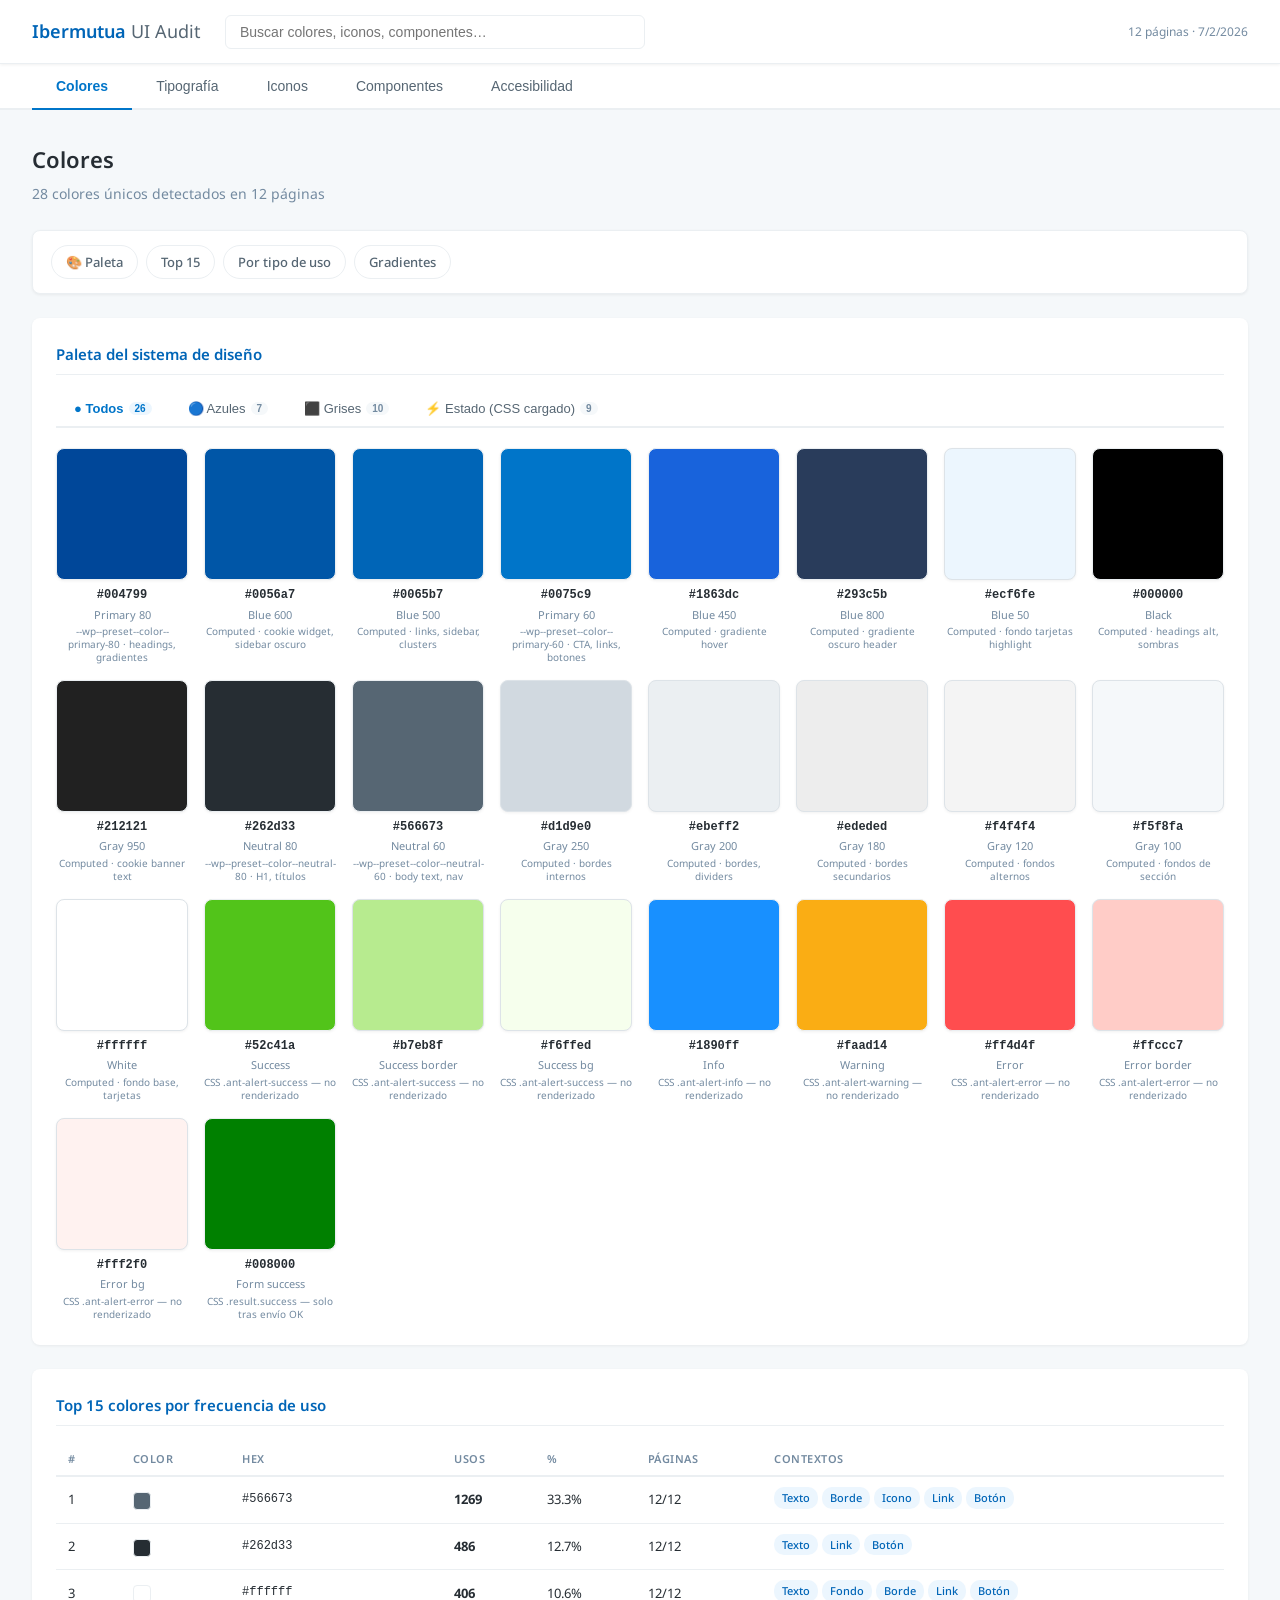
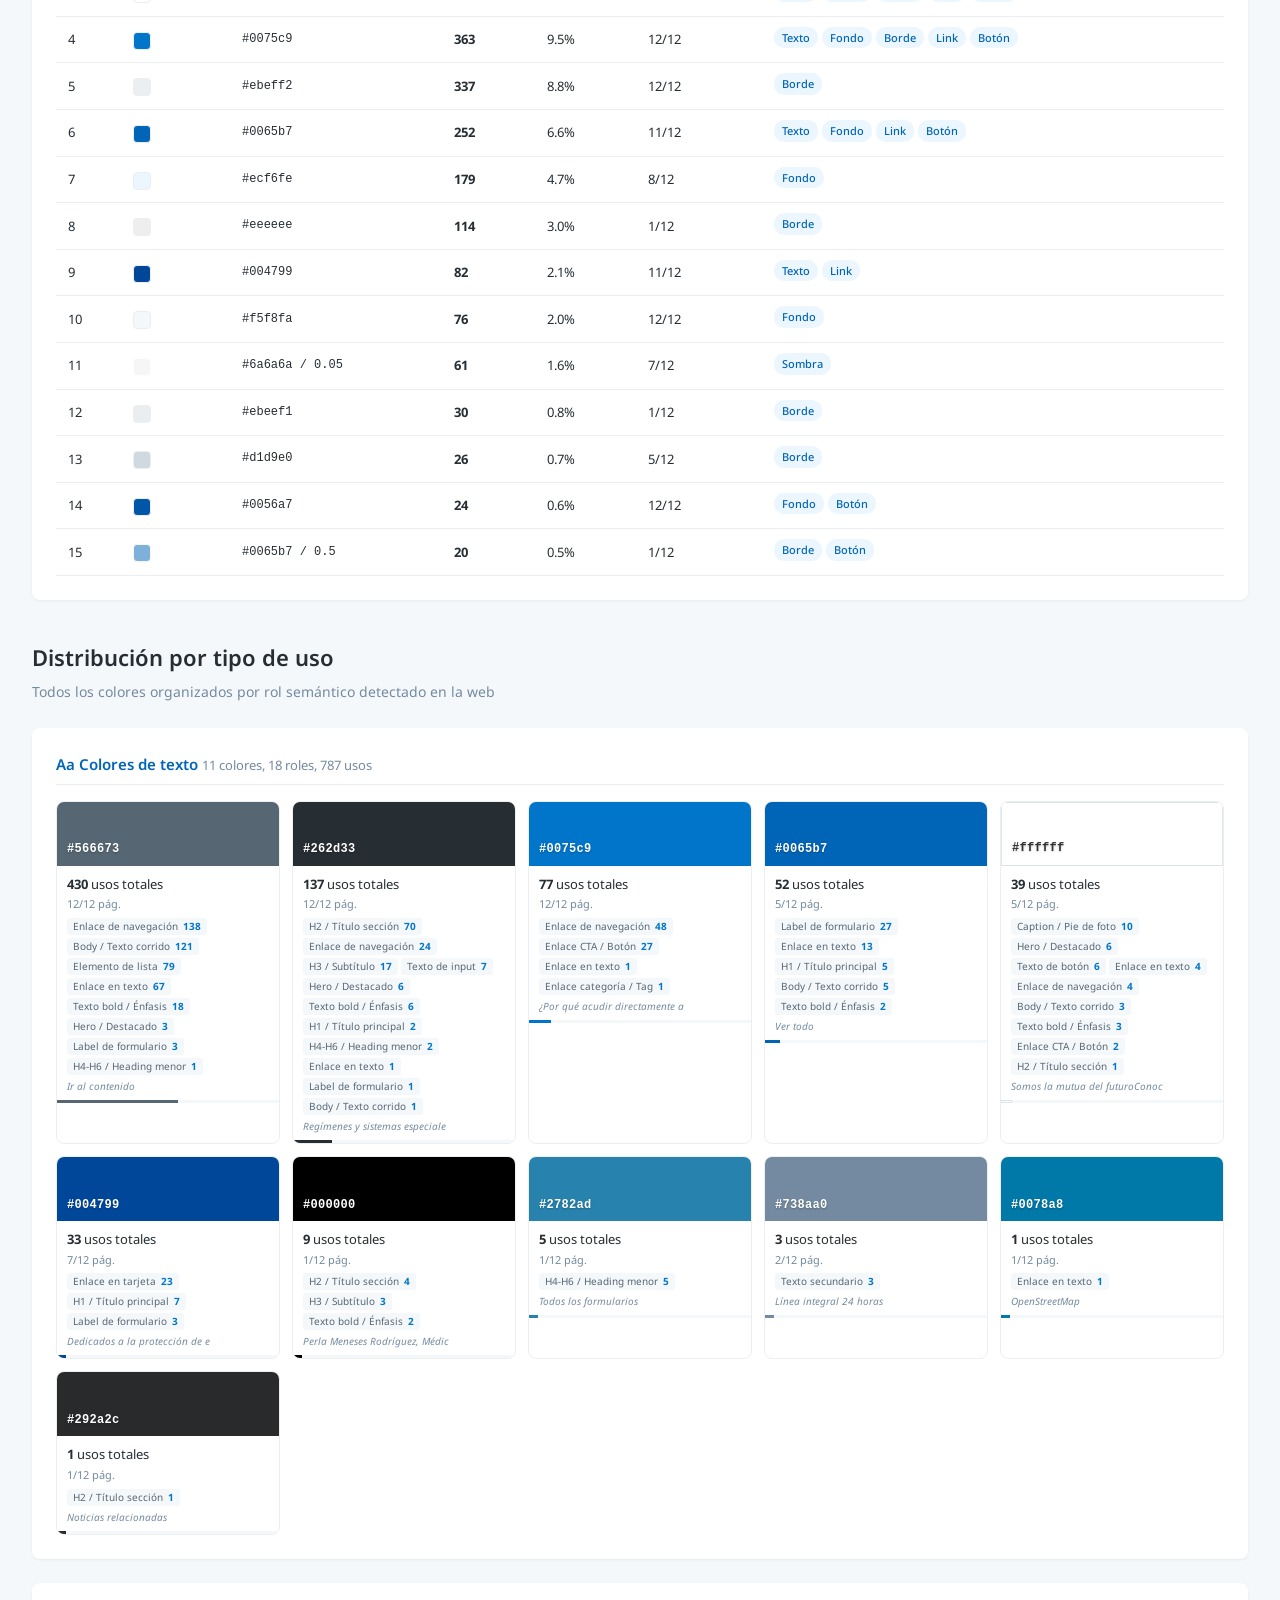
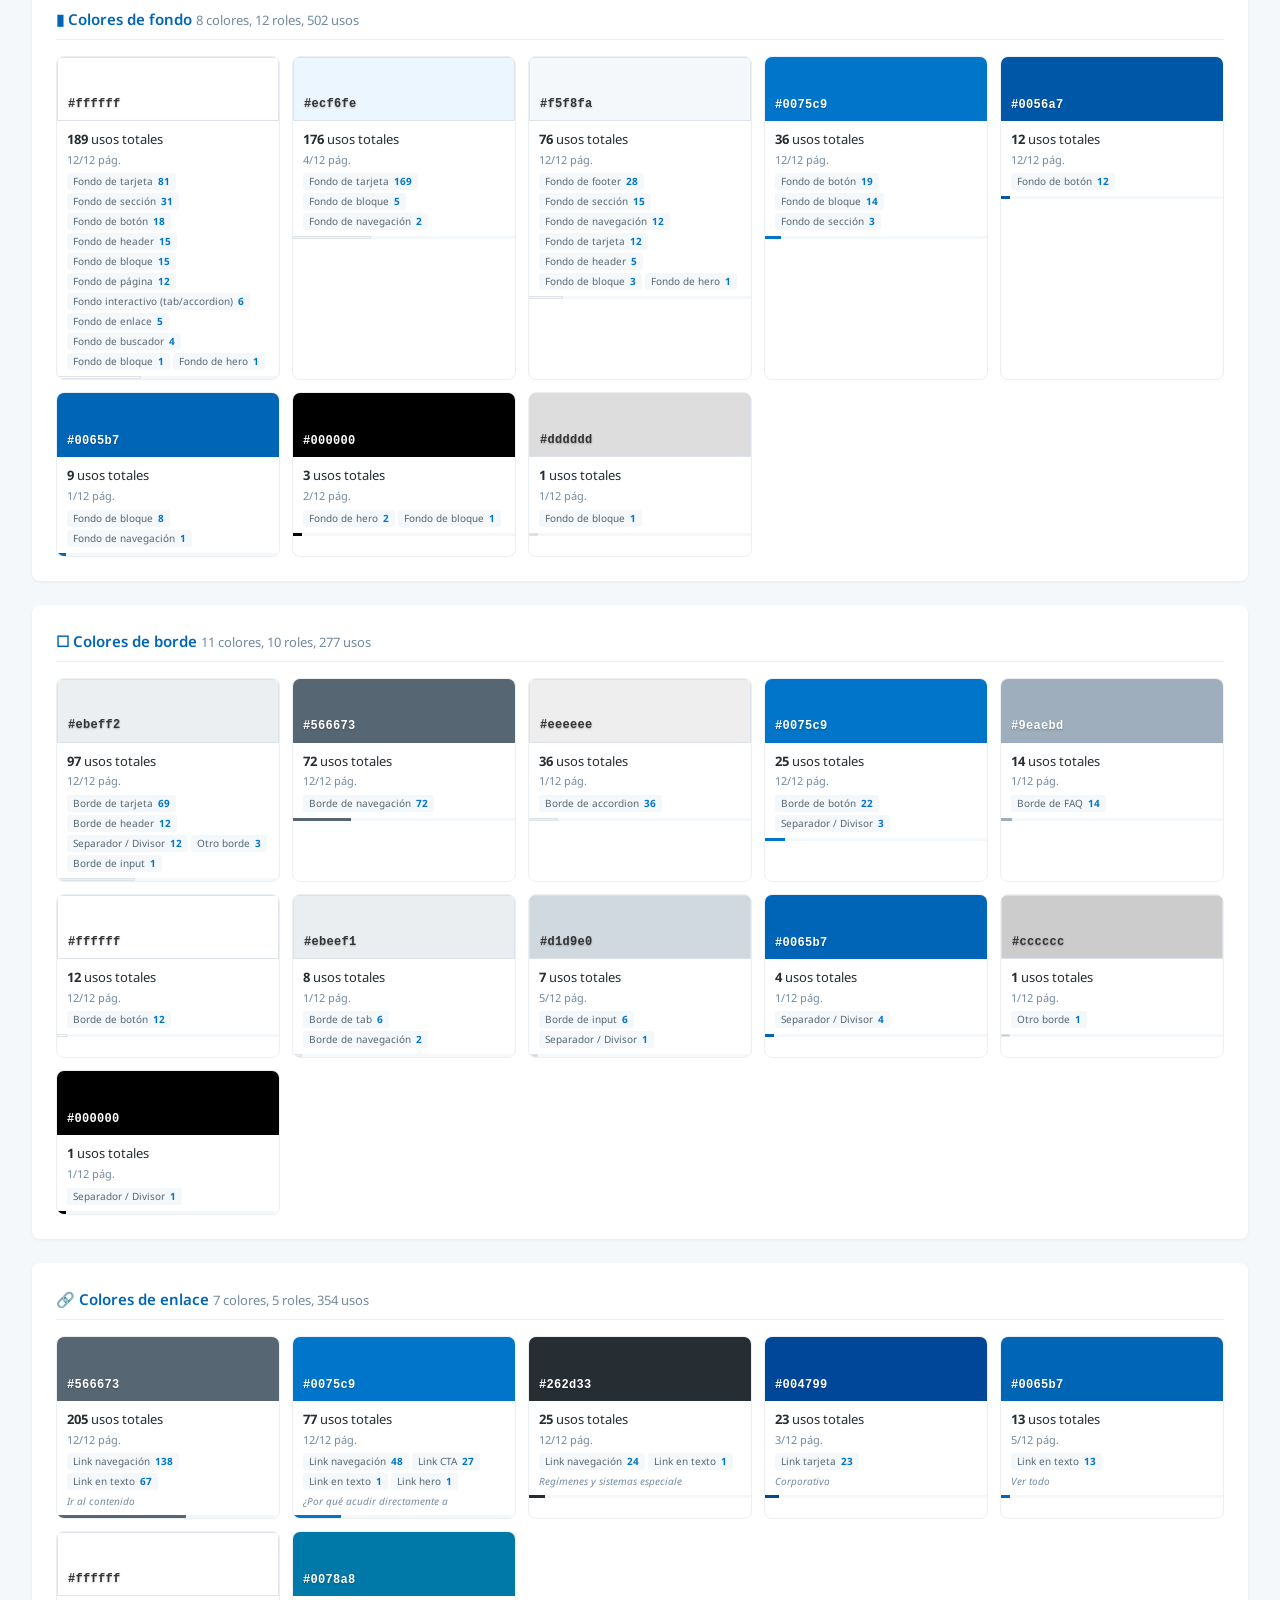
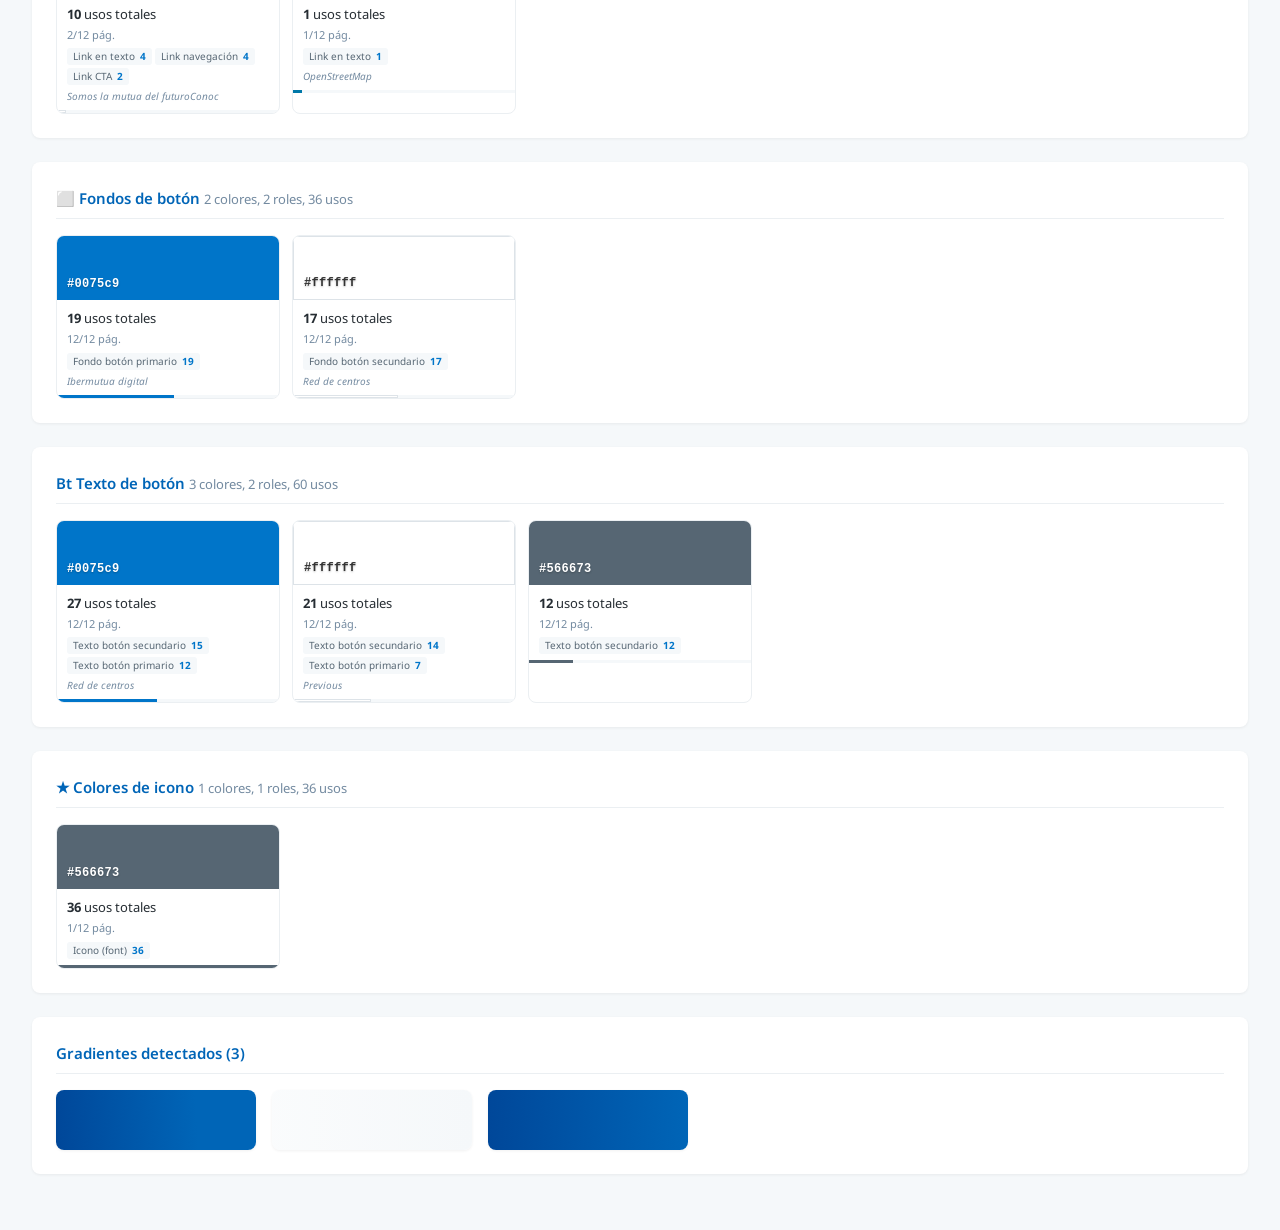
<file: index.html>
<!DOCTYPE html>
<html lang="es">
<head>
  <meta charset="UTF-8">
  <meta name="viewport" content="width=device-width, initial-scale=1.0">
  <title>Ibermutua UI Audit</title>
  <link rel="preconnect" href="https://fonts.googleapis.com">
  <link href="https://fonts.googleapis.com/css2?family=Noto+Sans:wght@400;500;600;700&display=swap" rel="stylesheet">
  <link rel="stylesheet" href="styles.css">
</head>
<body>

<!-- ── HEADER ──────────────────────────────────────────── -->
<div class="audit-header">
  <h1>Ibermutua <span>UI Audit</span></h1>
  <input type="text" class="global-search" placeholder="Buscar colores, iconos, componentes…" id="globalSearch">
  <div class="header-meta">12 páginas · 7/2/2026</div>
</div>

<!-- ── TABS NAV ────────────────────────────────────────── -->
<div class="tabs-nav">
  <button class="tab-btn active" data-tab="colors">Colores</button>
  <button class="tab-btn" data-tab="typography">Tipografía</button>
  <button class="tab-btn" data-tab="icons">Iconos</button>
  <button class="tab-btn" data-tab="showcase">Componentes</button>
  <button class="tab-btn" data-tab="a11y">Accesibilidad</button>
</div>

<!-- ── TAB PANELS ──────────────────────────────────────── -->
<div class="tab-panel active" id="tab-colors">
  
    <h2 class="section-title">Colores</h2>
    <p class="section-desc">28 colores únicos detectados en 12 páginas</p>
<div class="sub-nav"><a class="sub-nav-btn" href="#sec-palette">🎨 Paleta</a><a class="sub-nav-btn" href="#sec-top15">Top 15</a><a class="sub-nav-btn" href="#sec-uso">Por tipo de uso</a><a class="sub-nav-btn" href="#sec-gradients">Gradientes</a></div>
    <div id="sec-palette" class="panel-card"><h3>Paleta del sistema de diseño</h3><div class="palette-tabs-nav"><button class="palette-tab-btn palette-tab-active" data-palette-tab="all">● Todos <span class="palette-tab-count">26</span></button><button class="palette-tab-btn" data-palette-tab="blues">🔵 Azules <span class="palette-tab-count">7</span></button><button class="palette-tab-btn" data-palette-tab="grays">⬛ Grises <span class="palette-tab-count">10</span></button><button class="palette-tab-btn" data-palette-tab="status">⚡ Estado (CSS cargado) <span class="palette-tab-count">9</span></button></div><div class="palette-tab-panel" id="palette-panel-all"><div class="swatch-grid"><div class="swatch" data-search="#004799 Primary 80 --wp--preset--color--primary-80 · headings, gradientes"><div class="swatch-box" style="background:#004799;"></div><div class="swatch-label">#004799</div><div class="swatch-meta">Primary 80</div><div class="swatch-role">--wp--preset--color--primary-80 · headings, gradientes</div></div><div class="swatch" data-search="#0056a7 Blue 600 Computed · cookie widget, sidebar oscuro"><div class="swatch-box" style="background:#0056a7;"></div><div class="swatch-label">#0056a7</div><div class="swatch-meta">Blue 600</div><div class="swatch-role">Computed · cookie widget, sidebar oscuro</div></div><div class="swatch" data-search="#0065b7 Blue 500 Computed · links, sidebar, clusters"><div class="swatch-box" style="background:#0065b7;"></div><div class="swatch-label">#0065b7</div><div class="swatch-meta">Blue 500</div><div class="swatch-role">Computed · links, sidebar, clusters</div></div><div class="swatch" data-search="#0075c9 Primary 60 --wp--preset--color--primary-60 · CTA, links, botones"><div class="swatch-box" style="background:#0075c9;"></div><div class="swatch-label">#0075c9</div><div class="swatch-meta">Primary 60</div><div class="swatch-role">--wp--preset--color--primary-60 · CTA, links, botones</div></div><div class="swatch" data-search="#1863dc Blue 450 Computed · gradiente hover"><div class="swatch-box" style="background:#1863dc;"></div><div class="swatch-label">#1863dc</div><div class="swatch-meta">Blue 450</div><div class="swatch-role">Computed · gradiente hover</div></div><div class="swatch" data-search="#293c5b Blue 800 Computed · gradiente oscuro header"><div class="swatch-box" style="background:#293c5b;"></div><div class="swatch-label">#293c5b</div><div class="swatch-meta">Blue 800</div><div class="swatch-role">Computed · gradiente oscuro header</div></div><div class="swatch" data-search="#ecf6fe Blue 50 Computed · fondo tarjetas highlight"><div class="swatch-box" style="background:#ecf6fe;border:1px solid #dde3e8;"></div><div class="swatch-label">#ecf6fe</div><div class="swatch-meta">Blue 50</div><div class="swatch-role">Computed · fondo tarjetas highlight</div></div><div class="swatch" data-search="#000000 Black Computed · headings alt, sombras"><div class="swatch-box" style="background:#000000;"></div><div class="swatch-label">#000000</div><div class="swatch-meta">Black</div><div class="swatch-role">Computed · headings alt, sombras</div></div><div class="swatch" data-search="#212121 Gray 950 Computed · cookie banner text"><div class="swatch-box" style="background:#212121;"></div><div class="swatch-label">#212121</div><div class="swatch-meta">Gray 950</div><div class="swatch-role">Computed · cookie banner text</div></div><div class="swatch" data-search="#262d33 Neutral 80 --wp--preset--color--neutral-80 · H1, títulos"><div class="swatch-box" style="background:#262d33;"></div><div class="swatch-label">#262d33</div><div class="swatch-meta">Neutral 80</div><div class="swatch-role">--wp--preset--color--neutral-80 · H1, títulos</div></div><div class="swatch" data-search="#566673 Neutral 60 --wp--preset--color--neutral-60 · body text, nav"><div class="swatch-box" style="background:#566673;"></div><div class="swatch-label">#566673</div><div class="swatch-meta">Neutral 60</div><div class="swatch-role">--wp--preset--color--neutral-60 · body text, nav</div></div><div class="swatch" data-search="#d1d9e0 Gray 250 Computed · bordes internos"><div class="swatch-box" style="background:#d1d9e0;border:1px solid #dde3e8;"></div><div class="swatch-label">#d1d9e0</div><div class="swatch-meta">Gray 250</div><div class="swatch-role">Computed · bordes internos</div></div><div class="swatch" data-search="#ebeff2 Gray 200 Computed · bordes, dividers"><div class="swatch-box" style="background:#ebeff2;border:1px solid #dde3e8;"></div><div class="swatch-label">#ebeff2</div><div class="swatch-meta">Gray 200</div><div class="swatch-role">Computed · bordes, dividers</div></div><div class="swatch" data-search="#ededed Gray 180 Computed · bordes secundarios"><div class="swatch-box" style="background:#ededed;border:1px solid #dde3e8;"></div><div class="swatch-label">#ededed</div><div class="swatch-meta">Gray 180</div><div class="swatch-role">Computed · bordes secundarios</div></div><div class="swatch" data-search="#f4f4f4 Gray 120 Computed · fondos alternos"><div class="swatch-box" style="background:#f4f4f4;border:1px solid #dde3e8;"></div><div class="swatch-label">#f4f4f4</div><div class="swatch-meta">Gray 120</div><div class="swatch-role">Computed · fondos alternos</div></div><div class="swatch" data-search="#f5f8fa Gray 100 Computed · fondos de sección"><div class="swatch-box" style="background:#f5f8fa;border:1px solid #dde3e8;"></div><div class="swatch-label">#f5f8fa</div><div class="swatch-meta">Gray 100</div><div class="swatch-role">Computed · fondos de sección</div></div><div class="swatch" data-search="#ffffff White Computed · fondo base, tarjetas"><div class="swatch-box" style="background:#ffffff;border:1px solid #dde3e8;"></div><div class="swatch-label">#ffffff</div><div class="swatch-meta">White</div><div class="swatch-role">Computed · fondo base, tarjetas</div></div><div class="swatch" data-search="#52c41a Success CSS .ant-alert-success — no renderizado"><div class="swatch-box" style="background:#52c41a;"></div><div class="swatch-label">#52c41a</div><div class="swatch-meta">Success</div><div class="swatch-role">CSS .ant-alert-success — no renderizado</div></div><div class="swatch" data-search="#b7eb8f Success border CSS .ant-alert-success — no renderizado"><div class="swatch-box" style="background:#b7eb8f;border:1px solid #dde3e8;"></div><div class="swatch-label">#b7eb8f</div><div class="swatch-meta">Success border</div><div class="swatch-role">CSS .ant-alert-success — no renderizado</div></div><div class="swatch" data-search="#f6ffed Success bg CSS .ant-alert-success — no renderizado"><div class="swatch-box" style="background:#f6ffed;border:1px solid #dde3e8;"></div><div class="swatch-label">#f6ffed</div><div class="swatch-meta">Success bg</div><div class="swatch-role">CSS .ant-alert-success — no renderizado</div></div><div class="swatch" data-search="#1890ff Info CSS .ant-alert-info — no renderizado"><div class="swatch-box" style="background:#1890ff;"></div><div class="swatch-label">#1890ff</div><div class="swatch-meta">Info</div><div class="swatch-role">CSS .ant-alert-info — no renderizado</div></div><div class="swatch" data-search="#faad14 Warning CSS .ant-alert-warning — no renderizado"><div class="swatch-box" style="background:#faad14;"></div><div class="swatch-label">#faad14</div><div class="swatch-meta">Warning</div><div class="swatch-role">CSS .ant-alert-warning — no renderizado</div></div><div class="swatch" data-search="#ff4d4f Error CSS .ant-alert-error — no renderizado"><div class="swatch-box" style="background:#ff4d4f;"></div><div class="swatch-label">#ff4d4f</div><div class="swatch-meta">Error</div><div class="swatch-role">CSS .ant-alert-error — no renderizado</div></div><div class="swatch" data-search="#ffccc7 Error border CSS .ant-alert-error — no renderizado"><div class="swatch-box" style="background:#ffccc7;border:1px solid #dde3e8;"></div><div class="swatch-label">#ffccc7</div><div class="swatch-meta">Error border</div><div class="swatch-role">CSS .ant-alert-error — no renderizado</div></div><div class="swatch" data-search="#fff2f0 Error bg CSS .ant-alert-error — no renderizado"><div class="swatch-box" style="background:#fff2f0;border:1px solid #dde3e8;"></div><div class="swatch-label">#fff2f0</div><div class="swatch-meta">Error bg</div><div class="swatch-role">CSS .ant-alert-error — no renderizado</div></div><div class="swatch" data-search="#008000 Form success CSS .result.success — solo tras envío OK"><div class="swatch-box" style="background:#008000;"></div><div class="swatch-label">#008000</div><div class="swatch-meta">Form success</div><div class="swatch-role">CSS .result.success — solo tras envío OK</div></div></div></div><div class="palette-tab-panel" id="palette-panel-blues" style="display:none"><div class="swatch-grid"><div class="swatch" data-search="#004799 Primary 80 --wp--preset--color--primary-80 · headings, gradientes"><div class="swatch-box" style="background:#004799;"></div><div class="swatch-label">#004799</div><div class="swatch-meta">Primary 80</div><div class="swatch-role">--wp--preset--color--primary-80 · headings, gradientes</div></div><div class="swatch" data-search="#0056a7 Blue 600 Computed · cookie widget, sidebar oscuro"><div class="swatch-box" style="background:#0056a7;"></div><div class="swatch-label">#0056a7</div><div class="swatch-meta">Blue 600</div><div class="swatch-role">Computed · cookie widget, sidebar oscuro</div></div><div class="swatch" data-search="#0065b7 Blue 500 Computed · links, sidebar, clusters"><div class="swatch-box" style="background:#0065b7;"></div><div class="swatch-label">#0065b7</div><div class="swatch-meta">Blue 500</div><div class="swatch-role">Computed · links, sidebar, clusters</div></div><div class="swatch" data-search="#0075c9 Primary 60 --wp--preset--color--primary-60 · CTA, links, botones"><div class="swatch-box" style="background:#0075c9;"></div><div class="swatch-label">#0075c9</div><div class="swatch-meta">Primary 60</div><div class="swatch-role">--wp--preset--color--primary-60 · CTA, links, botones</div></div><div class="swatch" data-search="#1863dc Blue 450 Computed · gradiente hover"><div class="swatch-box" style="background:#1863dc;"></div><div class="swatch-label">#1863dc</div><div class="swatch-meta">Blue 450</div><div class="swatch-role">Computed · gradiente hover</div></div><div class="swatch" data-search="#293c5b Blue 800 Computed · gradiente oscuro header"><div class="swatch-box" style="background:#293c5b;"></div><div class="swatch-label">#293c5b</div><div class="swatch-meta">Blue 800</div><div class="swatch-role">Computed · gradiente oscuro header</div></div><div class="swatch" data-search="#ecf6fe Blue 50 Computed · fondo tarjetas highlight"><div class="swatch-box" style="background:#ecf6fe;border:1px solid #dde3e8;"></div><div class="swatch-label">#ecf6fe</div><div class="swatch-meta">Blue 50</div><div class="swatch-role">Computed · fondo tarjetas highlight</div></div></div></div><div class="palette-tab-panel" id="palette-panel-grays" style="display:none"><div class="swatch-grid"><div class="swatch" data-search="#000000 Black Computed · headings alt, sombras"><div class="swatch-box" style="background:#000000;"></div><div class="swatch-label">#000000</div><div class="swatch-meta">Black</div><div class="swatch-role">Computed · headings alt, sombras</div></div><div class="swatch" data-search="#212121 Gray 950 Computed · cookie banner text"><div class="swatch-box" style="background:#212121;"></div><div class="swatch-label">#212121</div><div class="swatch-meta">Gray 950</div><div class="swatch-role">Computed · cookie banner text</div></div><div class="swatch" data-search="#262d33 Neutral 80 --wp--preset--color--neutral-80 · H1, títulos"><div class="swatch-box" style="background:#262d33;"></div><div class="swatch-label">#262d33</div><div class="swatch-meta">Neutral 80</div><div class="swatch-role">--wp--preset--color--neutral-80 · H1, títulos</div></div><div class="swatch" data-search="#566673 Neutral 60 --wp--preset--color--neutral-60 · body text, nav"><div class="swatch-box" style="background:#566673;"></div><div class="swatch-label">#566673</div><div class="swatch-meta">Neutral 60</div><div class="swatch-role">--wp--preset--color--neutral-60 · body text, nav</div></div><div class="swatch" data-search="#d1d9e0 Gray 250 Computed · bordes internos"><div class="swatch-box" style="background:#d1d9e0;border:1px solid #dde3e8;"></div><div class="swatch-label">#d1d9e0</div><div class="swatch-meta">Gray 250</div><div class="swatch-role">Computed · bordes internos</div></div><div class="swatch" data-search="#ebeff2 Gray 200 Computed · bordes, dividers"><div class="swatch-box" style="background:#ebeff2;border:1px solid #dde3e8;"></div><div class="swatch-label">#ebeff2</div><div class="swatch-meta">Gray 200</div><div class="swatch-role">Computed · bordes, dividers</div></div><div class="swatch" data-search="#ededed Gray 180 Computed · bordes secundarios"><div class="swatch-box" style="background:#ededed;border:1px solid #dde3e8;"></div><div class="swatch-label">#ededed</div><div class="swatch-meta">Gray 180</div><div class="swatch-role">Computed · bordes secundarios</div></div><div class="swatch" data-search="#f4f4f4 Gray 120 Computed · fondos alternos"><div class="swatch-box" style="background:#f4f4f4;border:1px solid #dde3e8;"></div><div class="swatch-label">#f4f4f4</div><div class="swatch-meta">Gray 120</div><div class="swatch-role">Computed · fondos alternos</div></div><div class="swatch" data-search="#f5f8fa Gray 100 Computed · fondos de sección"><div class="swatch-box" style="background:#f5f8fa;border:1px solid #dde3e8;"></div><div class="swatch-label">#f5f8fa</div><div class="swatch-meta">Gray 100</div><div class="swatch-role">Computed · fondos de sección</div></div><div class="swatch" data-search="#ffffff White Computed · fondo base, tarjetas"><div class="swatch-box" style="background:#ffffff;border:1px solid #dde3e8;"></div><div class="swatch-label">#ffffff</div><div class="swatch-meta">White</div><div class="swatch-role">Computed · fondo base, tarjetas</div></div></div></div><div class="palette-tab-panel" id="palette-panel-status" style="display:none"><div class="swatch-grid"><div class="swatch" data-search="#52c41a Success CSS .ant-alert-success — no renderizado"><div class="swatch-box" style="background:#52c41a;"></div><div class="swatch-label">#52c41a</div><div class="swatch-meta">Success</div><div class="swatch-role">CSS .ant-alert-success — no renderizado</div></div><div class="swatch" data-search="#b7eb8f Success border CSS .ant-alert-success — no renderizado"><div class="swatch-box" style="background:#b7eb8f;border:1px solid #dde3e8;"></div><div class="swatch-label">#b7eb8f</div><div class="swatch-meta">Success border</div><div class="swatch-role">CSS .ant-alert-success — no renderizado</div></div><div class="swatch" data-search="#f6ffed Success bg CSS .ant-alert-success — no renderizado"><div class="swatch-box" style="background:#f6ffed;border:1px solid #dde3e8;"></div><div class="swatch-label">#f6ffed</div><div class="swatch-meta">Success bg</div><div class="swatch-role">CSS .ant-alert-success — no renderizado</div></div><div class="swatch" data-search="#1890ff Info CSS .ant-alert-info — no renderizado"><div class="swatch-box" style="background:#1890ff;"></div><div class="swatch-label">#1890ff</div><div class="swatch-meta">Info</div><div class="swatch-role">CSS .ant-alert-info — no renderizado</div></div><div class="swatch" data-search="#faad14 Warning CSS .ant-alert-warning — no renderizado"><div class="swatch-box" style="background:#faad14;"></div><div class="swatch-label">#faad14</div><div class="swatch-meta">Warning</div><div class="swatch-role">CSS .ant-alert-warning — no renderizado</div></div><div class="swatch" data-search="#ff4d4f Error CSS .ant-alert-error — no renderizado"><div class="swatch-box" style="background:#ff4d4f;"></div><div class="swatch-label">#ff4d4f</div><div class="swatch-meta">Error</div><div class="swatch-role">CSS .ant-alert-error — no renderizado</div></div><div class="swatch" data-search="#ffccc7 Error border CSS .ant-alert-error — no renderizado"><div class="swatch-box" style="background:#ffccc7;border:1px solid #dde3e8;"></div><div class="swatch-label">#ffccc7</div><div class="swatch-meta">Error border</div><div class="swatch-role">CSS .ant-alert-error — no renderizado</div></div><div class="swatch" data-search="#fff2f0 Error bg CSS .ant-alert-error — no renderizado"><div class="swatch-box" style="background:#fff2f0;border:1px solid #dde3e8;"></div><div class="swatch-label">#fff2f0</div><div class="swatch-meta">Error bg</div><div class="swatch-role">CSS .ant-alert-error — no renderizado</div></div><div class="swatch" data-search="#008000 Form success CSS .result.success — solo tras envío OK"><div class="swatch-box" style="background:#008000;"></div><div class="swatch-label">#008000</div><div class="swatch-meta">Form success</div><div class="swatch-role">CSS .result.success — solo tras envío OK</div></div></div></div></div>
    <div id="sec-top15" class="panel-card"><h3>Top 15 colores por frecuencia de uso</h3><table class="data-table"><thead><tr><th>#</th><th>Color</th><th>Hex</th><th>Usos</th><th>%</th><th>Páginas</th><th>Contextos</th></tr></thead><tbody><tr data-search="#566673 Texto Borde Icono Link Botón"><td>1</td><td><span class="color-dot" style="background:#566673;opacity:1"></span></td><td class="mono">#566673</td><td><strong>1269</strong></td><td>33.3%</td><td>12/12</td><td><span class="pill pill-blue">Texto</span><span class="pill pill-blue">Borde</span><span class="pill pill-blue">Icono</span><span class="pill pill-blue">Link</span><span class="pill pill-blue">Botón</span></td></tr><tr data-search="#262d33 Texto Link Botón"><td>2</td><td><span class="color-dot" style="background:#262d33;opacity:1"></span></td><td class="mono">#262d33</td><td><strong>486</strong></td><td>12.7%</td><td>12/12</td><td><span class="pill pill-blue">Texto</span><span class="pill pill-blue">Link</span><span class="pill pill-blue">Botón</span></td></tr><tr data-search="#ffffff Texto Fondo Borde Link Botón"><td>3</td><td><span class="color-dot" style="background:#ffffff;opacity:1"></span></td><td class="mono">#ffffff</td><td><strong>406</strong></td><td>10.6%</td><td>12/12</td><td><span class="pill pill-blue">Texto</span><span class="pill pill-blue">Fondo</span><span class="pill pill-blue">Borde</span><span class="pill pill-blue">Link</span><span class="pill pill-blue">Botón</span></td></tr><tr data-search="#0075c9 Texto Fondo Borde Link Botón"><td>4</td><td><span class="color-dot" style="background:#0075c9;opacity:1"></span></td><td class="mono">#0075c9</td><td><strong>363</strong></td><td>9.5%</td><td>12/12</td><td><span class="pill pill-blue">Texto</span><span class="pill pill-blue">Fondo</span><span class="pill pill-blue">Borde</span><span class="pill pill-blue">Link</span><span class="pill pill-blue">Botón</span></td></tr><tr data-search="#ebeff2 Borde"><td>5</td><td><span class="color-dot" style="background:#ebeff2;opacity:1"></span></td><td class="mono">#ebeff2</td><td><strong>337</strong></td><td>8.8%</td><td>12/12</td><td><span class="pill pill-blue">Borde</span></td></tr><tr data-search="#0065b7 Texto Fondo Link Botón"><td>6</td><td><span class="color-dot" style="background:#0065b7;opacity:1"></span></td><td class="mono">#0065b7</td><td><strong>252</strong></td><td>6.6%</td><td>11/12</td><td><span class="pill pill-blue">Texto</span><span class="pill pill-blue">Fondo</span><span class="pill pill-blue">Link</span><span class="pill pill-blue">Botón</span></td></tr><tr data-search="#ecf6fe Fondo"><td>7</td><td><span class="color-dot" style="background:#ecf6fe;opacity:1"></span></td><td class="mono">#ecf6fe</td><td><strong>179</strong></td><td>4.7%</td><td>8/12</td><td><span class="pill pill-blue">Fondo</span></td></tr><tr data-search="#eeeeee Borde"><td>8</td><td><span class="color-dot" style="background:#eeeeee;opacity:1"></span></td><td class="mono">#eeeeee</td><td><strong>114</strong></td><td>3.0%</td><td>1/12</td><td><span class="pill pill-blue">Borde</span></td></tr><tr data-search="#004799 Texto Link"><td>9</td><td><span class="color-dot" style="background:#004799;opacity:1"></span></td><td class="mono">#004799</td><td><strong>82</strong></td><td>2.1%</td><td>11/12</td><td><span class="pill pill-blue">Texto</span><span class="pill pill-blue">Link</span></td></tr><tr data-search="#f5f8fa Fondo"><td>10</td><td><span class="color-dot" style="background:#f5f8fa;opacity:1"></span></td><td class="mono">#f5f8fa</td><td><strong>76</strong></td><td>2.0%</td><td>12/12</td><td><span class="pill pill-blue">Fondo</span></td></tr><tr data-search="#6a6a6a Sombra"><td>11</td><td><span class="color-dot" style="background:#6a6a6a;opacity:0.05"></span></td><td class="mono">#6a6a6a / 0.05</td><td><strong>61</strong></td><td>1.6%</td><td>7/12</td><td><span class="pill pill-blue">Sombra</span></td></tr><tr data-search="#ebeef1 Borde"><td>12</td><td><span class="color-dot" style="background:#ebeef1;opacity:1"></span></td><td class="mono">#ebeef1</td><td><strong>30</strong></td><td>0.8%</td><td>1/12</td><td><span class="pill pill-blue">Borde</span></td></tr><tr data-search="#d1d9e0 Borde"><td>13</td><td><span class="color-dot" style="background:#d1d9e0;opacity:1"></span></td><td class="mono">#d1d9e0</td><td><strong>26</strong></td><td>0.7%</td><td>5/12</td><td><span class="pill pill-blue">Borde</span></td></tr><tr data-search="#0056a7 Fondo Botón"><td>14</td><td><span class="color-dot" style="background:#0056a7;opacity:1"></span></td><td class="mono">#0056a7</td><td><strong>24</strong></td><td>0.6%</td><td>12/12</td><td><span class="pill pill-blue">Fondo</span><span class="pill pill-blue">Botón</span></td></tr><tr data-search="#0065b7 Borde Botón"><td>15</td><td><span class="color-dot" style="background:#0065b7;opacity:0.5"></span></td><td class="mono">#0065b7 / 0.5</td><td><strong>20</strong></td><td>0.5%</td><td>1/12</td><td><span class="pill pill-blue">Borde</span><span class="pill pill-blue">Botón</span></td></tr></tbody></table></div>

    <h2 id="sec-uso" class="section-title" style="margin-top:40px">Distribución por tipo de uso</h2>
    <p class="section-desc">Todos los colores organizados por rol semántico detectado en la web</p>
<div class="panel-card" data-search="Colores de texto"><h3>Aa Colores de texto <span style="font-size:13px;color:var(--gray-400);font-weight:400">11 colores, 18 roles, 787 usos</span></h3><div class="role-color-grid"><div class="role-color-card" data-search="#566673 nav-link Enlace de navegación text-body Body / Texto corrido list-item Elemento de lista text-link Enlace en texto text-bold Texto bold / Énfasis text-hero Hero / Destacado form-label Label de formulario heading-small H4-H6 / Heading menor"><div class="role-color-swatch" style="background:#566673;"><span class="role-color-hex" style="color:#fff;">#566673</span></div><div class="role-color-info"><div class="role-color-count"><strong>430</strong> usos totales</div><div class="role-color-pages">12/12 pág.</div><div class="role-pills-wrap"><span class="role-pill" title="nav-link: 138 usos">Enlace de navegación <strong>138</strong></span><span class="role-pill" title="text-body: 121 usos">Body / Texto corrido <strong>121</strong></span><span class="role-pill" title="list-item: 79 usos">Elemento de lista <strong>79</strong></span><span class="role-pill" title="text-link: 67 usos">Enlace en texto <strong>67</strong></span><span class="role-pill" title="text-bold: 18 usos">Texto bold / Énfasis <strong>18</strong></span><span class="role-pill" title="text-hero: 3 usos">Hero / Destacado <strong>3</strong></span><span class="role-pill" title="form-label: 3 usos">Label de formulario <strong>3</strong></span><span class="role-pill" title="heading-small: 1 usos">H4-H6 / Heading menor <strong>1</strong></span></div><div class="role-color-sample" title="Ir al contenido">Ir al contenido</div></div><div class="role-color-bar"><div class="role-color-bar-fill" style="width:54.637865311308765%;background:#566673;"></div></div></div><div class="role-color-card" data-search="#262d33 heading-h2 H2 / Título sección nav-link Enlace de navegación heading-h3 H3 / Subtítulo form-input Texto de input text-hero Hero / Destacado text-bold Texto bold / Énfasis heading-h1 H1 / Título principal heading-small H4-H6 / Heading menor text-link Enlace en texto form-label Label de formulario text-body Body / Texto corrido"><div class="role-color-swatch" style="background:#262d33;"><span class="role-color-hex" style="color:#fff;">#262d33</span></div><div class="role-color-info"><div class="role-color-count"><strong>137</strong> usos totales</div><div class="role-color-pages">12/12 pág.</div><div class="role-pills-wrap"><span class="role-pill" title="heading-h2: 70 usos">H2 / Título sección <strong>70</strong></span><span class="role-pill" title="nav-link: 24 usos">Enlace de navegación <strong>24</strong></span><span class="role-pill" title="heading-h3: 17 usos">H3 / Subtítulo <strong>17</strong></span><span class="role-pill" title="form-input: 7 usos">Texto de input <strong>7</strong></span><span class="role-pill" title="text-hero: 6 usos">Hero / Destacado <strong>6</strong></span><span class="role-pill" title="text-bold: 6 usos">Texto bold / Énfasis <strong>6</strong></span><span class="role-pill" title="heading-h1: 2 usos">H1 / Título principal <strong>2</strong></span><span class="role-pill" title="heading-small: 2 usos">H4-H6 / Heading menor <strong>2</strong></span><span class="role-pill" title="text-link: 1 usos">Enlace en texto <strong>1</strong></span><span class="role-pill" title="form-label: 1 usos">Label de formulario <strong>1</strong></span><span class="role-pill" title="text-body: 1 usos">Body / Texto corrido <strong>1</strong></span></div><div class="role-color-sample" title="Regímenes y sistemas especiales">Regímenes y sistemas especiale</div></div><div class="role-color-bar"><div class="role-color-bar-fill" style="width:17.407878017789074%;background:#262d33;"></div></div></div><div class="role-color-card" data-search="#0075c9 nav-link Enlace de navegación cta-link Enlace CTA / Botón text-link Enlace en texto tag-link Enlace categoría / Tag"><div class="role-color-swatch" style="background:#0075c9;"><span class="role-color-hex" style="color:#fff;">#0075c9</span></div><div class="role-color-info"><div class="role-color-count"><strong>77</strong> usos totales</div><div class="role-color-pages">12/12 pág.</div><div class="role-pills-wrap"><span class="role-pill" title="nav-link: 48 usos">Enlace de navegación <strong>48</strong></span><span class="role-pill" title="cta-link: 27 usos">Enlace CTA / Botón <strong>27</strong></span><span class="role-pill" title="text-link: 1 usos">Enlace en texto <strong>1</strong></span><span class="role-pill" title="tag-link: 1 usos">Enlace categoría / Tag <strong>1</strong></span></div><div class="role-color-sample" title="¿Por qué acudir directamente a nuestros ">¿Por qué acudir directamente a</div></div><div class="role-color-bar"><div class="role-color-bar-fill" style="width:9.783989834815756%;background:#0075c9;"></div></div></div><div class="role-color-card" data-search="#0065b7 form-label Label de formulario text-link Enlace en texto heading-h1 H1 / Título principal text-body Body / Texto corrido text-bold Texto bold / Énfasis"><div class="role-color-swatch" style="background:#0065b7;"><span class="role-color-hex" style="color:#fff;">#0065b7</span></div><div class="role-color-info"><div class="role-color-count"><strong>52</strong> usos totales</div><div class="role-color-pages">5/12 pág.</div><div class="role-pills-wrap"><span class="role-pill" title="form-label: 27 usos">Label de formulario <strong>27</strong></span><span class="role-pill" title="text-link: 13 usos">Enlace en texto <strong>13</strong></span><span class="role-pill" title="heading-h1: 5 usos">H1 / Título principal <strong>5</strong></span><span class="role-pill" title="text-body: 5 usos">Body / Texto corrido <strong>5</strong></span><span class="role-pill" title="text-bold: 2 usos">Texto bold / Énfasis <strong>2</strong></span></div><div class="role-color-sample" title="Ver todo">Ver todo</div></div><div class="role-color-bar"><div class="role-color-bar-fill" style="width:6.607369758576874%;background:#0065b7;"></div></div></div><div class="role-color-card" data-search="#ffffff text-caption Caption / Pie de foto text-hero Hero / Destacado button-text Texto de botón text-link Enlace en texto nav-link Enlace de navegación text-body Body / Texto corrido text-bold Texto bold / Énfasis cta-link Enlace CTA / Botón heading-h2 H2 / Título sección"><div class="role-color-swatch" style="background:#ffffff;border:1px solid #dde3e8;"><span class="role-color-hex" style="color:#333;">#ffffff</span></div><div class="role-color-info"><div class="role-color-count"><strong>39</strong> usos totales</div><div class="role-color-pages">5/12 pág.</div><div class="role-pills-wrap"><span class="role-pill" title="text-caption: 10 usos">Caption / Pie de foto <strong>10</strong></span><span class="role-pill" title="text-hero: 6 usos">Hero / Destacado <strong>6</strong></span><span class="role-pill" title="button-text: 6 usos">Texto de botón <strong>6</strong></span><span class="role-pill" title="text-link: 4 usos">Enlace en texto <strong>4</strong></span><span class="role-pill" title="nav-link: 4 usos">Enlace de navegación <strong>4</strong></span><span class="role-pill" title="text-body: 3 usos">Body / Texto corrido <strong>3</strong></span><span class="role-pill" title="text-bold: 3 usos">Texto bold / Énfasis <strong>3</strong></span><span class="role-pill" title="cta-link: 2 usos">Enlace CTA / Botón <strong>2</strong></span><span class="role-pill" title="heading-h2: 1 usos">H2 / Título sección <strong>1</strong></span></div><div class="role-color-sample" title="Somos la mutua del futuroConoce tu mutua">Somos la mutua del futuroConoc</div></div><div class="role-color-bar"><div class="role-color-bar-fill" style="width:4.955527318932655%;background:#ffffff;border:1px solid #dde3e8;"></div></div></div><div class="role-color-card" data-search="#004799 card-link Enlace en tarjeta heading-h1 H1 / Título principal form-label Label de formulario"><div class="role-color-swatch" style="background:#004799;"><span class="role-color-hex" style="color:#fff;">#004799</span></div><div class="role-color-info"><div class="role-color-count"><strong>33</strong> usos totales</div><div class="role-color-pages">7/12 pág.</div><div class="role-pills-wrap"><span class="role-pill" title="card-link: 23 usos">Enlace en tarjeta <strong>23</strong></span><span class="role-pill" title="heading-h1: 7 usos">H1 / Título principal <strong>7</strong></span><span class="role-pill" title="form-label: 3 usos">Label de formulario <strong>3</strong></span></div><div class="role-color-sample" title="Dedicados a la protección de empresas y ">Dedicados a la protección de e</div></div><div class="role-color-bar"><div class="role-color-bar-fill" style="width:4.193138500635324%;background:#004799;"></div></div></div><div class="role-color-card" data-search="#000000 heading-h2 H2 / Título sección heading-h3 H3 / Subtítulo text-bold Texto bold / Énfasis"><div class="role-color-swatch" style="background:#000000;"><span class="role-color-hex" style="color:#fff;">#000000</span></div><div class="role-color-info"><div class="role-color-count"><strong>9</strong> usos totales</div><div class="role-color-pages">1/12 pág.</div><div class="role-pills-wrap"><span class="role-pill" title="heading-h2: 4 usos">H2 / Título sección <strong>4</strong></span><span class="role-pill" title="heading-h3: 3 usos">H3 / Subtítulo <strong>3</strong></span><span class="role-pill" title="text-bold: 2 usos">Texto bold / Énfasis <strong>2</strong></span></div><div class="role-color-sample" title="Perla Meneses Rodríguez, Médica Asistenc">Perla Meneses Rodríguez, Médic</div></div><div class="role-color-bar"><div class="role-color-bar-fill" style="width:4%;background:#000000;"></div></div></div><div class="role-color-card" data-search="#2782ad heading-small H4-H6 / Heading menor"><div class="role-color-swatch" style="background:#2782ad;"><span class="role-color-hex" style="color:#fff;">#2782ad</span></div><div class="role-color-info"><div class="role-color-count"><strong>5</strong> usos totales</div><div class="role-color-pages">1/12 pág.</div><div class="role-pills-wrap"><span class="role-pill" title="heading-small: 5 usos">H4-H6 / Heading menor <strong>5</strong></span></div><div class="role-color-sample" title="Todos los formularios">Todos los formularios</div></div><div class="role-color-bar"><div class="role-color-bar-fill" style="width:4%;background:#2782ad;"></div></div></div><div class="role-color-card" data-search="#738aa0 text-secondary Texto secundario"><div class="role-color-swatch" style="background:#738aa0;"><span class="role-color-hex" style="color:#fff;">#738aa0</span></div><div class="role-color-info"><div class="role-color-count"><strong>3</strong> usos totales</div><div class="role-color-pages">2/12 pág.</div><div class="role-pills-wrap"><span class="role-pill" title="text-secondary: 3 usos">Texto secundario <strong>3</strong></span></div><div class="role-color-sample" title="Línea integral 24 horas">Línea integral 24 horas</div></div><div class="role-color-bar"><div class="role-color-bar-fill" style="width:4%;background:#738aa0;"></div></div></div><div class="role-color-card" data-search="#0078a8 text-link Enlace en texto"><div class="role-color-swatch" style="background:#0078a8;"><span class="role-color-hex" style="color:#fff;">#0078a8</span></div><div class="role-color-info"><div class="role-color-count"><strong>1</strong> usos totales</div><div class="role-color-pages">1/12 pág.</div><div class="role-pills-wrap"><span class="role-pill" title="text-link: 1 usos">Enlace en texto <strong>1</strong></span></div><div class="role-color-sample" title="OpenStreetMap">OpenStreetMap</div></div><div class="role-color-bar"><div class="role-color-bar-fill" style="width:4%;background:#0078a8;"></div></div></div><div class="role-color-card" data-search="#292a2c heading-h2 H2 / Título sección"><div class="role-color-swatch" style="background:#292a2c;"><span class="role-color-hex" style="color:#fff;">#292a2c</span></div><div class="role-color-info"><div class="role-color-count"><strong>1</strong> usos totales</div><div class="role-color-pages">1/12 pág.</div><div class="role-pills-wrap"><span class="role-pill" title="heading-h2: 1 usos">H2 / Título sección <strong>1</strong></span></div><div class="role-color-sample" title="Noticias relacionadas">Noticias relacionadas</div></div><div class="role-color-bar"><div class="role-color-bar-fill" style="width:4%;background:#292a2c;"></div></div></div></div></div><div class="panel-card" data-search="Colores de fondo"><h3>▮ Colores de fondo <span style="font-size:13px;color:var(--gray-400);font-weight:400">8 colores, 12 roles, 502 usos</span></h3><div class="role-color-grid"><div class="role-color-card" data-search="#ffffff bg-card Fondo de tarjeta bg-section Fondo de sección bg-button Fondo de botón bg-header Fondo de header bg-block Fondo de bloque bg-page Fondo de página bg-interactive Fondo interactivo (tab/accordion) bg-link Fondo de enlace bg-search Fondo de buscador bg-block Fondo de bloque bg-hero Fondo de hero"><div class="role-color-swatch" style="background:#ffffff;border:1px solid #dde3e8;"><span class="role-color-hex" style="color:#333;">#ffffff</span></div><div class="role-color-info"><div class="role-color-count"><strong>189</strong> usos totales</div><div class="role-color-pages">12/12 pág.</div><div class="role-pills-wrap"><span class="role-pill" title="bg-card: 81 usos">Fondo de tarjeta <strong>81</strong></span><span class="role-pill" title="bg-section: 31 usos">Fondo de sección <strong>31</strong></span><span class="role-pill" title="bg-button: 18 usos">Fondo de botón <strong>18</strong></span><span class="role-pill" title="bg-header: 15 usos">Fondo de header <strong>15</strong></span><span class="role-pill" title="bg-block: 15 usos">Fondo de bloque <strong>15</strong></span><span class="role-pill" title="bg-page: 12 usos">Fondo de página <strong>12</strong></span><span class="role-pill" title="bg-interactive: 6 usos">Fondo interactivo (tab/accordion) <strong>6</strong></span><span class="role-pill" title="bg-link: 5 usos">Fondo de enlace <strong>5</strong></span><span class="role-pill" title="bg-search: 4 usos">Fondo de buscador <strong>4</strong></span><span class="role-pill" title="bg-block: 1 usos">Fondo de bloque <strong>1</strong></span><span class="role-pill" title="bg-hero: 1 usos">Fondo de hero <strong>1</strong></span></div></div><div class="role-color-bar"><div class="role-color-bar-fill" style="width:37.64940239043825%;background:#ffffff;border:1px solid #dde3e8;"></div></div></div><div class="role-color-card" data-search="#ecf6fe bg-card Fondo de tarjeta bg-block Fondo de bloque bg-nav Fondo de navegación"><div class="role-color-swatch" style="background:#ecf6fe;border:1px solid #dde3e8;"><span class="role-color-hex" style="color:#333;">#ecf6fe</span></div><div class="role-color-info"><div class="role-color-count"><strong>176</strong> usos totales</div><div class="role-color-pages">4/12 pág.</div><div class="role-pills-wrap"><span class="role-pill" title="bg-card: 169 usos">Fondo de tarjeta <strong>169</strong></span><span class="role-pill" title="bg-block: 5 usos">Fondo de bloque <strong>5</strong></span><span class="role-pill" title="bg-nav: 2 usos">Fondo de navegación <strong>2</strong></span></div></div><div class="role-color-bar"><div class="role-color-bar-fill" style="width:35.0597609561753%;background:#ecf6fe;border:1px solid #dde3e8;"></div></div></div><div class="role-color-card" data-search="#f5f8fa bg-footer Fondo de footer bg-section Fondo de sección bg-nav Fondo de navegación bg-card Fondo de tarjeta bg-header Fondo de header bg-block Fondo de bloque bg-hero Fondo de hero"><div class="role-color-swatch" style="background:#f5f8fa;border:1px solid #dde3e8;"><span class="role-color-hex" style="color:#333;">#f5f8fa</span></div><div class="role-color-info"><div class="role-color-count"><strong>76</strong> usos totales</div><div class="role-color-pages">12/12 pág.</div><div class="role-pills-wrap"><span class="role-pill" title="bg-footer: 28 usos">Fondo de footer <strong>28</strong></span><span class="role-pill" title="bg-section: 15 usos">Fondo de sección <strong>15</strong></span><span class="role-pill" title="bg-nav: 12 usos">Fondo de navegación <strong>12</strong></span><span class="role-pill" title="bg-card: 12 usos">Fondo de tarjeta <strong>12</strong></span><span class="role-pill" title="bg-header: 5 usos">Fondo de header <strong>5</strong></span><span class="role-pill" title="bg-block: 3 usos">Fondo de bloque <strong>3</strong></span><span class="role-pill" title="bg-hero: 1 usos">Fondo de hero <strong>1</strong></span></div></div><div class="role-color-bar"><div class="role-color-bar-fill" style="width:15.139442231075698%;background:#f5f8fa;border:1px solid #dde3e8;"></div></div></div><div class="role-color-card" data-search="#0075c9 bg-button Fondo de botón bg-block Fondo de bloque bg-section Fondo de sección"><div class="role-color-swatch" style="background:#0075c9;"><span class="role-color-hex" style="color:#fff;">#0075c9</span></div><div class="role-color-info"><div class="role-color-count"><strong>36</strong> usos totales</div><div class="role-color-pages">12/12 pág.</div><div class="role-pills-wrap"><span class="role-pill" title="bg-button: 19 usos">Fondo de botón <strong>19</strong></span><span class="role-pill" title="bg-block: 14 usos">Fondo de bloque <strong>14</strong></span><span class="role-pill" title="bg-section: 3 usos">Fondo de sección <strong>3</strong></span></div></div><div class="role-color-bar"><div class="role-color-bar-fill" style="width:7.171314741035857%;background:#0075c9;"></div></div></div><div class="role-color-card" data-search="#0056a7 bg-button Fondo de botón"><div class="role-color-swatch" style="background:#0056a7;"><span class="role-color-hex" style="color:#fff;">#0056a7</span></div><div class="role-color-info"><div class="role-color-count"><strong>12</strong> usos totales</div><div class="role-color-pages">12/12 pág.</div><div class="role-pills-wrap"><span class="role-pill" title="bg-button: 12 usos">Fondo de botón <strong>12</strong></span></div></div><div class="role-color-bar"><div class="role-color-bar-fill" style="width:4%;background:#0056a7;"></div></div></div><div class="role-color-card" data-search="#0065b7 bg-block Fondo de bloque bg-nav Fondo de navegación"><div class="role-color-swatch" style="background:#0065b7;"><span class="role-color-hex" style="color:#fff;">#0065b7</span></div><div class="role-color-info"><div class="role-color-count"><strong>9</strong> usos totales</div><div class="role-color-pages">1/12 pág.</div><div class="role-pills-wrap"><span class="role-pill" title="bg-block: 8 usos">Fondo de bloque <strong>8</strong></span><span class="role-pill" title="bg-nav: 1 usos">Fondo de navegación <strong>1</strong></span></div></div><div class="role-color-bar"><div class="role-color-bar-fill" style="width:4%;background:#0065b7;"></div></div></div><div class="role-color-card" data-search="#000000 bg-hero Fondo de hero bg-block Fondo de bloque"><div class="role-color-swatch" style="background:#000000;"><span class="role-color-hex" style="color:#fff;">#000000</span></div><div class="role-color-info"><div class="role-color-count"><strong>3</strong> usos totales</div><div class="role-color-pages">2/12 pág.</div><div class="role-pills-wrap"><span class="role-pill" title="bg-hero: 2 usos">Fondo de hero <strong>2</strong></span><span class="role-pill" title="bg-block: 1 usos">Fondo de bloque <strong>1</strong></span></div></div><div class="role-color-bar"><div class="role-color-bar-fill" style="width:4%;background:#000000;"></div></div></div><div class="role-color-card" data-search="#dddddd bg-block Fondo de bloque"><div class="role-color-swatch" style="background:#dddddd;border:1px solid #dde3e8;"><span class="role-color-hex" style="color:#333;">#dddddd</span></div><div class="role-color-info"><div class="role-color-count"><strong>1</strong> usos totales</div><div class="role-color-pages">1/12 pág.</div><div class="role-pills-wrap"><span class="role-pill" title="bg-block: 1 usos">Fondo de bloque <strong>1</strong></span></div></div><div class="role-color-bar"><div class="role-color-bar-fill" style="width:4%;background:#dddddd;border:1px solid #dde3e8;"></div></div></div></div></div><div class="panel-card" data-search="Colores de borde"><h3>☐ Colores de borde <span style="font-size:13px;color:var(--gray-400);font-weight:400">11 colores, 10 roles, 277 usos</span></h3><div class="role-color-grid"><div class="role-color-card" data-search="#ebeff2 border-card Borde de tarjeta border-header Borde de header border-divider Separador / Divisor border-other Otro borde border-input Borde de input"><div class="role-color-swatch" style="background:#ebeff2;border:1px solid #dde3e8;"><span class="role-color-hex" style="color:#333;">#ebeff2</span></div><div class="role-color-info"><div class="role-color-count"><strong>97</strong> usos totales</div><div class="role-color-pages">12/12 pág.</div><div class="role-pills-wrap"><span class="role-pill" title="border-card: 69 usos">Borde de tarjeta <strong>69</strong></span><span class="role-pill" title="border-header: 12 usos">Borde de header <strong>12</strong></span><span class="role-pill" title="border-divider: 12 usos">Separador / Divisor <strong>12</strong></span><span class="role-pill" title="border-other: 3 usos">Otro borde <strong>3</strong></span><span class="role-pill" title="border-input: 1 usos">Borde de input <strong>1</strong></span></div></div><div class="role-color-bar"><div class="role-color-bar-fill" style="width:35.018050541516246%;background:#ebeff2;border:1px solid #dde3e8;"></div></div></div><div class="role-color-card" data-search="#566673 border-nav Borde de navegación"><div class="role-color-swatch" style="background:#566673;"><span class="role-color-hex" style="color:#fff;">#566673</span></div><div class="role-color-info"><div class="role-color-count"><strong>72</strong> usos totales</div><div class="role-color-pages">12/12 pág.</div><div class="role-pills-wrap"><span class="role-pill" title="border-nav: 72 usos">Borde de navegación <strong>72</strong></span></div></div><div class="role-color-bar"><div class="role-color-bar-fill" style="width:25.992779783393498%;background:#566673;"></div></div></div><div class="role-color-card" data-search="#eeeeee border-accordion Borde de accordion"><div class="role-color-swatch" style="background:#eeeeee;border:1px solid #dde3e8;"><span class="role-color-hex" style="color:#333;">#eeeeee</span></div><div class="role-color-info"><div class="role-color-count"><strong>36</strong> usos totales</div><div class="role-color-pages">1/12 pág.</div><div class="role-pills-wrap"><span class="role-pill" title="border-accordion: 36 usos">Borde de accordion <strong>36</strong></span></div></div><div class="role-color-bar"><div class="role-color-bar-fill" style="width:12.996389891696749%;background:#eeeeee;border:1px solid #dde3e8;"></div></div></div><div class="role-color-card" data-search="#0075c9 border-button Borde de botón border-divider Separador / Divisor"><div class="role-color-swatch" style="background:#0075c9;"><span class="role-color-hex" style="color:#fff;">#0075c9</span></div><div class="role-color-info"><div class="role-color-count"><strong>25</strong> usos totales</div><div class="role-color-pages">12/12 pág.</div><div class="role-pills-wrap"><span class="role-pill" title="border-button: 22 usos">Borde de botón <strong>22</strong></span><span class="role-pill" title="border-divider: 3 usos">Separador / Divisor <strong>3</strong></span></div></div><div class="role-color-bar"><div class="role-color-bar-fill" style="width:9.025270758122744%;background:#0075c9;"></div></div></div><div class="role-color-card" data-search="#9eaebd border-faq Borde de FAQ"><div class="role-color-swatch" style="background:#9eaebd;"><span class="role-color-hex" style="color:#fff;">#9eaebd</span></div><div class="role-color-info"><div class="role-color-count"><strong>14</strong> usos totales</div><div class="role-color-pages">1/12 pág.</div><div class="role-pills-wrap"><span class="role-pill" title="border-faq: 14 usos">Borde de FAQ <strong>14</strong></span></div></div><div class="role-color-bar"><div class="role-color-bar-fill" style="width:5.054151624548736%;background:#9eaebd;"></div></div></div><div class="role-color-card" data-search="#ffffff border-button Borde de botón"><div class="role-color-swatch" style="background:#ffffff;border:1px solid #dde3e8;"><span class="role-color-hex" style="color:#333;">#ffffff</span></div><div class="role-color-info"><div class="role-color-count"><strong>12</strong> usos totales</div><div class="role-color-pages">12/12 pág.</div><div class="role-pills-wrap"><span class="role-pill" title="border-button: 12 usos">Borde de botón <strong>12</strong></span></div></div><div class="role-color-bar"><div class="role-color-bar-fill" style="width:4.332129963898916%;background:#ffffff;border:1px solid #dde3e8;"></div></div></div><div class="role-color-card" data-search="#ebeef1 border-tab Borde de tab border-nav Borde de navegación"><div class="role-color-swatch" style="background:#ebeef1;border:1px solid #dde3e8;"><span class="role-color-hex" style="color:#333;">#ebeef1</span></div><div class="role-color-info"><div class="role-color-count"><strong>8</strong> usos totales</div><div class="role-color-pages">1/12 pág.</div><div class="role-pills-wrap"><span class="role-pill" title="border-tab: 6 usos">Borde de tab <strong>6</strong></span><span class="role-pill" title="border-nav: 2 usos">Borde de navegación <strong>2</strong></span></div></div><div class="role-color-bar"><div class="role-color-bar-fill" style="width:4%;background:#ebeef1;border:1px solid #dde3e8;"></div></div></div><div class="role-color-card" data-search="#d1d9e0 border-input Borde de input border-divider Separador / Divisor"><div class="role-color-swatch" style="background:#d1d9e0;border:1px solid #dde3e8;"><span class="role-color-hex" style="color:#333;">#d1d9e0</span></div><div class="role-color-info"><div class="role-color-count"><strong>7</strong> usos totales</div><div class="role-color-pages">5/12 pág.</div><div class="role-pills-wrap"><span class="role-pill" title="border-input: 6 usos">Borde de input <strong>6</strong></span><span class="role-pill" title="border-divider: 1 usos">Separador / Divisor <strong>1</strong></span></div></div><div class="role-color-bar"><div class="role-color-bar-fill" style="width:4%;background:#d1d9e0;border:1px solid #dde3e8;"></div></div></div><div class="role-color-card" data-search="#0065b7 border-divider Separador / Divisor"><div class="role-color-swatch" style="background:#0065b7;"><span class="role-color-hex" style="color:#fff;">#0065b7</span></div><div class="role-color-info"><div class="role-color-count"><strong>4</strong> usos totales</div><div class="role-color-pages">1/12 pág.</div><div class="role-pills-wrap"><span class="role-pill" title="border-divider: 4 usos">Separador / Divisor <strong>4</strong></span></div></div><div class="role-color-bar"><div class="role-color-bar-fill" style="width:4%;background:#0065b7;"></div></div></div><div class="role-color-card" data-search="#cccccc border-other Otro borde"><div class="role-color-swatch" style="background:#cccccc;border:1px solid #dde3e8;"><span class="role-color-hex" style="color:#333;">#cccccc</span></div><div class="role-color-info"><div class="role-color-count"><strong>1</strong> usos totales</div><div class="role-color-pages">1/12 pág.</div><div class="role-pills-wrap"><span class="role-pill" title="border-other: 1 usos">Otro borde <strong>1</strong></span></div></div><div class="role-color-bar"><div class="role-color-bar-fill" style="width:4%;background:#cccccc;border:1px solid #dde3e8;"></div></div></div><div class="role-color-card" data-search="#000000 border-divider Separador / Divisor"><div class="role-color-swatch" style="background:#000000;"><span class="role-color-hex" style="color:#fff;">#000000</span></div><div class="role-color-info"><div class="role-color-count"><strong>1</strong> usos totales</div><div class="role-color-pages">1/12 pág.</div><div class="role-pills-wrap"><span class="role-pill" title="border-divider: 1 usos">Separador / Divisor <strong>1</strong></span></div></div><div class="role-color-bar"><div class="role-color-bar-fill" style="width:4%;background:#000000;"></div></div></div></div></div><div class="panel-card" data-search="Colores de enlace"><h3>🔗 Colores de enlace <span style="font-size:13px;color:var(--gray-400);font-weight:400">7 colores, 5 roles, 354 usos</span></h3><div class="role-color-grid"><div class="role-color-card" data-search="#566673 link-nav Link navegación link-inline Link en texto"><div class="role-color-swatch" style="background:#566673;"><span class="role-color-hex" style="color:#fff;">#566673</span></div><div class="role-color-info"><div class="role-color-count"><strong>205</strong> usos totales</div><div class="role-color-pages">12/12 pág.</div><div class="role-pills-wrap"><span class="role-pill" title="link-nav: 138 usos">Link navegación <strong>138</strong></span><span class="role-pill" title="link-inline: 67 usos">Link en texto <strong>67</strong></span></div><div class="role-color-sample" title="Ir al contenido">Ir al contenido</div></div><div class="role-color-bar"><div class="role-color-bar-fill" style="width:57.909604519774014%;background:#566673;"></div></div></div><div class="role-color-card" data-search="#0075c9 link-nav Link navegación link-cta Link CTA link-inline Link en texto link-hero Link hero"><div class="role-color-swatch" style="background:#0075c9;"><span class="role-color-hex" style="color:#fff;">#0075c9</span></div><div class="role-color-info"><div class="role-color-count"><strong>77</strong> usos totales</div><div class="role-color-pages">12/12 pág.</div><div class="role-pills-wrap"><span class="role-pill" title="link-nav: 48 usos">Link navegación <strong>48</strong></span><span class="role-pill" title="link-cta: 27 usos">Link CTA <strong>27</strong></span><span class="role-pill" title="link-inline: 1 usos">Link en texto <strong>1</strong></span><span class="role-pill" title="link-hero: 1 usos">Link hero <strong>1</strong></span></div><div class="role-color-sample" title="¿Por qué acudir directamente a nuestros ">¿Por qué acudir directamente a</div></div><div class="role-color-bar"><div class="role-color-bar-fill" style="width:21.75141242937853%;background:#0075c9;"></div></div></div><div class="role-color-card" data-search="#262d33 link-nav Link navegación link-inline Link en texto"><div class="role-color-swatch" style="background:#262d33;"><span class="role-color-hex" style="color:#fff;">#262d33</span></div><div class="role-color-info"><div class="role-color-count"><strong>25</strong> usos totales</div><div class="role-color-pages">12/12 pág.</div><div class="role-pills-wrap"><span class="role-pill" title="link-nav: 24 usos">Link navegación <strong>24</strong></span><span class="role-pill" title="link-inline: 1 usos">Link en texto <strong>1</strong></span></div><div class="role-color-sample" title="Regímenes y sistemas especiales">Regímenes y sistemas especiale</div></div><div class="role-color-bar"><div class="role-color-bar-fill" style="width:7.062146892655368%;background:#262d33;"></div></div></div><div class="role-color-card" data-search="#004799 link-card Link tarjeta"><div class="role-color-swatch" style="background:#004799;"><span class="role-color-hex" style="color:#fff;">#004799</span></div><div class="role-color-info"><div class="role-color-count"><strong>23</strong> usos totales</div><div class="role-color-pages">3/12 pág.</div><div class="role-pills-wrap"><span class="role-pill" title="link-card: 23 usos">Link tarjeta <strong>23</strong></span></div><div class="role-color-sample" title="Corporativo">Corporativo</div></div><div class="role-color-bar"><div class="role-color-bar-fill" style="width:6.497175141242938%;background:#004799;"></div></div></div><div class="role-color-card" data-search="#0065b7 link-inline Link en texto"><div class="role-color-swatch" style="background:#0065b7;"><span class="role-color-hex" style="color:#fff;">#0065b7</span></div><div class="role-color-info"><div class="role-color-count"><strong>13</strong> usos totales</div><div class="role-color-pages">5/12 pág.</div><div class="role-pills-wrap"><span class="role-pill" title="link-inline: 13 usos">Link en texto <strong>13</strong></span></div><div class="role-color-sample" title="Ver todo">Ver todo</div></div><div class="role-color-bar"><div class="role-color-bar-fill" style="width:4%;background:#0065b7;"></div></div></div><div class="role-color-card" data-search="#ffffff link-inline Link en texto link-nav Link navegación link-cta Link CTA"><div class="role-color-swatch" style="background:#ffffff;border:1px solid #dde3e8;"><span class="role-color-hex" style="color:#333;">#ffffff</span></div><div class="role-color-info"><div class="role-color-count"><strong>10</strong> usos totales</div><div class="role-color-pages">2/12 pág.</div><div class="role-pills-wrap"><span class="role-pill" title="link-inline: 4 usos">Link en texto <strong>4</strong></span><span class="role-pill" title="link-nav: 4 usos">Link navegación <strong>4</strong></span><span class="role-pill" title="link-cta: 2 usos">Link CTA <strong>2</strong></span></div><div class="role-color-sample" title="Somos la mutua del futuroConoce tu mutua">Somos la mutua del futuroConoc</div></div><div class="role-color-bar"><div class="role-color-bar-fill" style="width:4%;background:#ffffff;border:1px solid #dde3e8;"></div></div></div><div class="role-color-card" data-search="#0078a8 link-inline Link en texto"><div class="role-color-swatch" style="background:#0078a8;"><span class="role-color-hex" style="color:#fff;">#0078a8</span></div><div class="role-color-info"><div class="role-color-count"><strong>1</strong> usos totales</div><div class="role-color-pages">1/12 pág.</div><div class="role-pills-wrap"><span class="role-pill" title="link-inline: 1 usos">Link en texto <strong>1</strong></span></div><div class="role-color-sample" title="OpenStreetMap">OpenStreetMap</div></div><div class="role-color-bar"><div class="role-color-bar-fill" style="width:4%;background:#0078a8;"></div></div></div></div></div><div class="panel-card" data-search="Fondos de botón"><h3>⬜ Fondos de botón <span style="font-size:13px;color:var(--gray-400);font-weight:400">2 colores, 2 roles, 36 usos</span></h3><div class="role-color-grid"><div class="role-color-card" data-search="#0075c9 btn-bg-primary Fondo botón primario"><div class="role-color-swatch" style="background:#0075c9;"><span class="role-color-hex" style="color:#fff;">#0075c9</span></div><div class="role-color-info"><div class="role-color-count"><strong>19</strong> usos totales</div><div class="role-color-pages">12/12 pág.</div><div class="role-pills-wrap"><span class="role-pill" title="btn-bg-primary: 19 usos">Fondo botón primario <strong>19</strong></span></div><div class="role-color-sample" title="Ibermutua digital">Ibermutua digital</div></div><div class="role-color-bar"><div class="role-color-bar-fill" style="width:52.77777777777778%;background:#0075c9;"></div></div></div><div class="role-color-card" data-search="#ffffff btn-bg-secondary Fondo botón secundario"><div class="role-color-swatch" style="background:#ffffff;border:1px solid #dde3e8;"><span class="role-color-hex" style="color:#333;">#ffffff</span></div><div class="role-color-info"><div class="role-color-count"><strong>17</strong> usos totales</div><div class="role-color-pages">12/12 pág.</div><div class="role-pills-wrap"><span class="role-pill" title="btn-bg-secondary: 17 usos">Fondo botón secundario <strong>17</strong></span></div><div class="role-color-sample" title="Red de centros">Red de centros</div></div><div class="role-color-bar"><div class="role-color-bar-fill" style="width:47.22222222222222%;background:#ffffff;border:1px solid #dde3e8;"></div></div></div></div></div><div class="panel-card" data-search="Texto de botón"><h3>Bt Texto de botón <span style="font-size:13px;color:var(--gray-400);font-weight:400">3 colores, 2 roles, 60 usos</span></h3><div class="role-color-grid"><div class="role-color-card" data-search="#0075c9 btn-text-secondary Texto botón secundario btn-text-primary Texto botón primario"><div class="role-color-swatch" style="background:#0075c9;"><span class="role-color-hex" style="color:#fff;">#0075c9</span></div><div class="role-color-info"><div class="role-color-count"><strong>27</strong> usos totales</div><div class="role-color-pages">12/12 pág.</div><div class="role-pills-wrap"><span class="role-pill" title="btn-text-secondary: 15 usos">Texto botón secundario <strong>15</strong></span><span class="role-pill" title="btn-text-primary: 12 usos">Texto botón primario <strong>12</strong></span></div><div class="role-color-sample" title="Red de centros">Red de centros</div></div><div class="role-color-bar"><div class="role-color-bar-fill" style="width:45%;background:#0075c9;"></div></div></div><div class="role-color-card" data-search="#ffffff btn-text-secondary Texto botón secundario btn-text-primary Texto botón primario"><div class="role-color-swatch" style="background:#ffffff;border:1px solid #dde3e8;"><span class="role-color-hex" style="color:#333;">#ffffff</span></div><div class="role-color-info"><div class="role-color-count"><strong>21</strong> usos totales</div><div class="role-color-pages">12/12 pág.</div><div class="role-pills-wrap"><span class="role-pill" title="btn-text-secondary: 14 usos">Texto botón secundario <strong>14</strong></span><span class="role-pill" title="btn-text-primary: 7 usos">Texto botón primario <strong>7</strong></span></div><div class="role-color-sample" title="Previous">Previous</div></div><div class="role-color-bar"><div class="role-color-bar-fill" style="width:35%;background:#ffffff;border:1px solid #dde3e8;"></div></div></div><div class="role-color-card" data-search="#566673 btn-text-secondary Texto botón secundario"><div class="role-color-swatch" style="background:#566673;"><span class="role-color-hex" style="color:#fff;">#566673</span></div><div class="role-color-info"><div class="role-color-count"><strong>12</strong> usos totales</div><div class="role-color-pages">12/12 pág.</div><div class="role-pills-wrap"><span class="role-pill" title="btn-text-secondary: 12 usos">Texto botón secundario <strong>12</strong></span></div></div><div class="role-color-bar"><div class="role-color-bar-fill" style="width:20%;background:#566673;"></div></div></div></div></div><div class="panel-card" data-search="Colores de icono"><h3>★ Colores de icono <span style="font-size:13px;color:var(--gray-400);font-weight:400">1 colores, 1 roles, 36 usos</span></h3><div class="role-color-grid"><div class="role-color-card" data-search="#566673 icon-font Icono (font)"><div class="role-color-swatch" style="background:#566673;"><span class="role-color-hex" style="color:#fff;">#566673</span></div><div class="role-color-info"><div class="role-color-count"><strong>36</strong> usos totales</div><div class="role-color-pages">1/12 pág.</div><div class="role-pills-wrap"><span class="role-pill" title="icon-font: 36 usos">Icono (font) <strong>36</strong></span></div></div><div class="role-color-bar"><div class="role-color-bar-fill" style="width:100%;background:#566673;"></div></div></div></div></div>
    <div id="sec-gradients" class="panel-card"><h3>Gradientes detectados (3)</h3><div style="display:flex;gap:16px;flex-wrap:wrap"><div style="width:200px;height:60px;border-radius:8px;background:linear-gradient(266.03deg, rgb(0, 101, 183) 30.09%, rgb(0, 71, 153) 99.48%);box-shadow:var(--shadow-sm)"></div><div style="width:200px;height:60px;border-radius:8px;background:linear-gradient(90deg, rgba(245, 248, 250, 0.5) 0px, rgb(245, 248, 250) 100%);box-shadow:var(--shadow-sm)"></div><div style="width:200px;height:60px;border-radius:8px;background:linear-gradient(87.71deg, rgb(0, 71, 153) 0px, rgb(0, 101, 183) 100%);box-shadow:var(--shadow-sm)"></div></div></div>
  
</div>

<div class="tab-panel" id="tab-typography">
  
    <h2 class="section-title">Tipografía</h2>
    <p class="section-desc">1359 nodos tipográficos analizados en 12 páginas</p>
    <div class="sub-nav"><a class="sub-nav-btn" href="#sec-families">Aa Familias</a><a class="sub-nav-btn" href="#sec-rem">Escala rem()</a><a class="sub-nav-btn" href="#sec-typo-scale">Escala tipográfica</a><a class="sub-nav-btn" href="#sec-top-styles">Top estilos</a></div>

    <div id="sec-families" class="panel-card"><h3>Familias detectadas</h3><div style="display:flex;gap:16px;flex-wrap:wrap;margin-bottom:24px"><div class="type-card" style="flex:1;min-width:220px" data-search="Noto Sans">
      <div style="font-family:Noto Sans;font-size:28px;font-weight:600;margin-bottom:8px">Noto Sans</div>
      <div class="type-meta">
        <span><strong>1324</strong> usos</span>
        <span><strong>12</strong>/12 páginas</span>
      </div>
      <div style="font-size:12px;color:var(--gray-400);margin-top:6px;word-break:break-all">Noto Sans</div>
    </div><div class="type-card" style="flex:1;min-width:220px" data-search="Poppins">
      <div style="font-family:Poppins;font-size:28px;font-weight:600;margin-bottom:8px">Poppins</div>
      <div class="type-meta">
        <span><strong>24</strong> usos</span>
        <span><strong>1</strong>/12 páginas</span>
      </div>
      <div style="font-size:12px;color:var(--gray-400);margin-top:6px;word-break:break-all">Poppins</div>
    </div><div class="type-card" style="flex:1;min-width:220px" data-search="Helvetica Neue, Arial, Helvetica, sans-serif">
      <div style="font-family:Helvetica Neue, Arial, Helvetica, sans-serif;font-size:28px;font-weight:600;margin-bottom:8px">Helvetica Neue</div>
      <div class="type-meta">
        <span><strong>7</strong> usos</span>
        <span><strong>1</strong>/12 páginas</span>
      </div>
      <div style="font-size:12px;color:var(--gray-400);margin-top:6px;word-break:break-all">Helvetica Neue, Arial, Helvetica, sans-serif</div>
    </div><div class="type-card" style="flex:1;min-width:220px" data-search="Lucida Console, Monaco, monospace">
      <div style="font-family:Lucida Console, Monaco, monospace;font-size:28px;font-weight:600;margin-bottom:8px">Lucida Console</div>
      <div class="type-meta">
        <span><strong>4</strong> usos</span>
        <span><strong>1</strong>/12 páginas</span>
      </div>
      <div style="font-size:12px;color:var(--gray-400);margin-top:6px;word-break:break-all">Lucida Console, Monaco, monospace</div>
    </div></div></div>
    <div id="sec-rem" class="panel-card">
      <h3>Escala rem() usada en componentes <span style="font-size:12px;color:var(--gray-400);font-weight:400">base: 16px · 16 tamaños</span></h3>
      <div class="rem-scale-clean"><div class="rem-row-clean" data-search="undefined 8px Texto muy pequeño"><div class="rem-badge">rem(8)</div><div class="rem-label" style="font-size:8px;font-weight:400;line-height:1.3">Texto muy pequeño — 8px</div></div><div class="rem-row-clean" data-search="undefined 12px Texto pequeño"><div class="rem-badge">rem(12)</div><div class="rem-label" style="font-size:12px;font-weight:400;line-height:1.3">Texto pequeño — 12px</div></div><div class="rem-row-clean" data-search="undefined 13px Texto base reducido"><div class="rem-badge">rem(13)</div><div class="rem-label" style="font-size:13px;font-weight:300;line-height:1.3">Texto base reducido — 13px</div></div><div class="rem-row-clean" data-search="undefined 14px Texto estándar pequeño"><div class="rem-badge">rem(14)</div><div class="rem-label" style="font-size:14px;font-weight:400;line-height:1.3">Texto estándar pequeño — 14px</div></div><div class="rem-row-clean" data-search="undefined 16px Texto base"><div class="rem-badge">rem(16)</div><div class="rem-label" style="font-size:16px;font-weight:400;line-height:1.3">Texto base — 16px</div></div><div class="rem-row-clean" data-search="undefined 18px Subtítulo"><div class="rem-badge">rem(18)</div><div class="rem-label" style="font-size:18px;font-weight:500;line-height:1.3">Subtítulo — 18px</div></div><div class="rem-row-clean" data-search="undefined 20px Título pequeño"><div class="rem-badge">rem(20)</div><div class="rem-label" style="font-size:20px;font-weight:300;line-height:1.3">Título pequeño — 20px</div></div><div class="rem-row-clean" data-search="undefined 22px Título"><div class="rem-badge">rem(22)</div><div class="rem-label" style="font-size:22px;font-weight:700;line-height:1.3">Título — 22px</div></div><div class="rem-row-clean" data-search="undefined 24px Título"><div class="rem-badge">rem(24)</div><div class="rem-label" style="font-size:24px;font-weight:400;line-height:1.3">Título — 24px</div></div><div class="rem-row-clean" data-search="undefined 28px Destacado"><div class="rem-badge">rem(28)</div><div class="rem-label" style="font-size:28px;font-weight:500;line-height:1.3">Destacado — 28px</div></div><div class="rem-row-clean" data-search="undefined 29px Destacado"><div class="rem-badge">rem(29)</div><div class="rem-label" style="font-size:29px;font-weight:600;line-height:1.3">Destacado — 29px</div></div><div class="rem-row-clean" data-search="undefined 32px Display"><div class="rem-badge">rem(32)</div><div class="rem-label" style="font-size:32px;font-weight:500;line-height:1.3">Display — 32px</div></div><div class="rem-row-clean" data-search="undefined 34px Display"><div class="rem-badge">rem(34)</div><div class="rem-label" style="font-size:34px;font-weight:600;line-height:1.3">Display — 34px</div></div><div class="rem-row-clean" data-search="undefined 36px Display grande"><div class="rem-badge">rem(36)</div><div class="rem-label" style="font-size:36px;font-weight:500;line-height:1.3">Display grande — 36px</div></div><div class="rem-row-clean" data-search="undefined 40px Hero"><div class="rem-badge">rem(40)</div><div class="rem-label" style="font-size:40px;font-weight:500;line-height:1.3">Hero — 40px</div></div><div class="rem-row-clean" data-search="undefined 42px Hero"><div class="rem-badge">rem(42)</div><div class="rem-label" style="font-size:42px;font-weight:600;line-height:1.3">Hero — 42px</div></div></div>
    </div>
    <div id="sec-typo-scale" class="panel-card"><h3>Escala tipográfica</h3><div class="type-scale-grid"><div class="type-card" data-search="36px H1 hero H1 page-title H2 hero-subtitle">
      <div class="type-sample" style="font-size:36px;line-height:1.3">
        Aa Bb Cc 123
      </div>
      <div class="type-meta">
        <span><strong>36px</strong></span>
        <span>weight: <strong>500, 600</strong></span>
        <span>×<strong>3</strong></span>
      </div>
      <div style="margin-top:8px"><span class="type-badge">H1 hero</span> <span class="type-badge">H1 page-title</span> <span class="type-badge">H2 hero-subtitle</span></div>
    </div><div class="type-card" data-search="32px H1 hero">
      <div class="type-sample" style="font-size:32px;line-height:1.3">
        Aa Bb Cc 123
      </div>
      <div class="type-meta">
        <span><strong>32px</strong></span>
        <span>weight: <strong>500</strong></span>
        <span>×<strong>8</strong></span>
      </div>
      <div style="margin-top:8px"><span class="type-badge">H1 hero</span></div>
    </div><div class="type-card" data-search="29px H4 subheading">
      <div class="type-sample" style="font-size:29px;line-height:1.3">
        Aa Bb Cc 123
      </div>
      <div class="type-meta">
        <span><strong>29px</strong></span>
        <span>weight: <strong>600</strong></span>
        <span>×<strong>5</strong></span>
      </div>
      <div style="margin-top:8px"><span class="type-badge">H4 subheading</span></div>
    </div><div class="type-card" data-search="28px H2 section-title H1 hero">
      <div class="type-sample" style="font-size:28px;line-height:1.3">
        Aa Bb Cc 123
      </div>
      <div class="type-meta">
        <span><strong>28px</strong></span>
        <span>weight: <strong>500, 600</strong></span>
        <span>×<strong>10</strong></span>
      </div>
      <div style="margin-top:8px"><span class="type-badge">H2 section-title</span> <span class="type-badge">H1 hero</span></div>
    </div><div class="type-card" data-search="24px H2 section-title H2 hero-subtitle a link H1 page-title blockquote">
      <div class="type-sample" style="font-size:24px;line-height:1.3">
        Aa Bb Cc 123
      </div>
      <div class="type-meta">
        <span><strong>24px</strong></span>
        <span>weight: <strong>600, 400</strong></span>
        <span>×<strong>59</strong></span>
      </div>
      <div style="margin-top:8px"><span class="type-badge">H2 section-title</span> <span class="type-badge">H2 hero-subtitle</span> <span class="type-badge">a link</span> <span class="type-badge">H1 page-title</span></div>
    </div><div class="type-card" data-search="22px a link span inline">
      <div class="type-sample" style="font-size:22px;line-height:1.3">
        Aa Bb Cc 123
      </div>
      <div class="type-meta">
        <span><strong>22px</strong></span>
        <span>weight: <strong>700</strong></span>
        <span>×<strong>4</strong></span>
      </div>
      <div style="margin-top:8px"><span class="type-badge">a link</span> <span class="type-badge">span inline</span></div>
    </div><div class="type-card" data-search="20px H3 subsection a nav-link span nav H2 section-title H2 hero-subtitle">
      <div class="type-sample" style="font-size:20px;line-height:1.3">
        Aa Bb Cc 123
      </div>
      <div class="type-meta">
        <span><strong>20px</strong></span>
        <span>weight: <strong>600, 400, 700, 300</strong></span>
        <span>×<strong>42</strong></span>
      </div>
      <div style="margin-top:8px"><span class="type-badge">H3 subsection</span> <span class="type-badge">a nav-link</span> <span class="type-badge">span nav</span> <span class="type-badge">H2 section-title</span></div>
    </div><div class="type-card" data-search="16px a card-link li list-item a link p body-text p hero-description">
      <div class="type-sample" style="font-size:16px;line-height:1.3">
        Aa Bb Cc 123
      </div>
      <div class="type-meta">
        <span><strong>16px</strong></span>
        <span>weight: <strong>400, 600, 500, 700</strong></span>
        <span>×<strong>578</strong></span>
      </div>
      <div style="margin-top:8px"><span class="type-badge">a card-link</span> <span class="type-badge">li list-item</span> <span class="type-badge">a link</span> <span class="type-badge">p body-text</span></div>
    </div><div class="type-card" data-search="14px a nav-link li nav-item a link p body-text label">
      <div class="type-sample" style="font-size:14px;line-height:1.3">
        Aa Bb Cc 123
      </div>
      <div class="type-meta">
        <span><strong>14px</strong></span>
        <span>weight: <strong>400, 600, 500</strong></span>
        <span>×<strong>616</strong></span>
      </div>
      <div style="margin-top:8px"><span class="type-badge">a nav-link</span> <span class="type-badge">li nav-item</span> <span class="type-badge">a link</span> <span class="type-badge">p body-text</span></div>
    </div><div class="type-card" data-search="12px span inline a link">
      <div class="type-sample" style="font-size:12px;line-height:1.3">
        Aa Bb Cc 123
      </div>
      <div class="type-meta">
        <span><strong>12px</strong></span>
        <span>weight: <strong>700, 400</strong></span>
        <span>×<strong>13</strong></span>
      </div>
      <div style="margin-top:8px"><span class="type-badge">span inline</span> <span class="type-badge">a link</span></div>
    </div><div class="type-card" data-search="11px a button-link">
      <div class="type-sample" style="font-size:11px;line-height:1.3">
        Aa Bb Cc 123
      </div>
      <div class="type-meta">
        <span><strong>11px</strong></span>
        <span>weight: <strong>600</strong></span>
        <span>×<strong>10</strong></span>
      </div>
      <div style="margin-top:8px"><span class="type-badge">a button-link</span></div>
    </div></div></div>
    <div id="sec-top-styles" class="panel-card"><h3>Top 20 estilos tipográficos</h3><table class="data-table"><thead><tr>
    <th>#</th><th>Familia</th><th>Size</th><th>Weight</th><th>Line-H</th><th>Usos</th><th>Páginas</th><th>Roles típicos</th>
  </tr></thead><tbody><tr data-search="Noto Sans 16px a card-link li list-item p body-text a link p hero-description">
      <td>1</td>
      <td>Noto Sans</td>
      <td class="mono"><strong>16px</strong></td>
      <td class="mono">400</td>
      <td class="mono">22px</td>
      <td><strong>499</strong></td>
      <td>12/12</td>
      <td><span class="pill pill-blue">a card-link</span><span class="pill pill-blue">li list-item</span><span class="pill pill-blue">p body-text</span></td>
    </tr><tr data-search="Noto Sans 14px li nav-item a nav-link p footer-text">
      <td>2</td>
      <td>Noto Sans</td>
      <td class="mono"><strong>14px</strong></td>
      <td class="mono">400</td>
      <td class="mono">18px</td>
      <td><strong>192</strong></td>
      <td>12/12</td>
      <td><span class="pill pill-blue">li nav-item</span><span class="pill pill-blue">a nav-link</span><span class="pill pill-blue">p footer-text</span></td>
    </tr><tr data-search="Noto Sans 14px li nav-item a nav-link a link span nav p body-text">
      <td>3</td>
      <td>Noto Sans</td>
      <td class="mono"><strong>14px</strong></td>
      <td class="mono">400</td>
      <td class="mono">22px</td>
      <td><strong>121</strong></td>
      <td>12/12</td>
      <td><span class="pill pill-blue">li nav-item</span><span class="pill pill-blue">a nav-link</span><span class="pill pill-blue">a link</span></td>
    </tr><tr data-search="Noto Sans 14px li nav-item a link a nav-link">
      <td>4</td>
      <td>Noto Sans</td>
      <td class="mono"><strong>14px</strong></td>
      <td class="mono">400</td>
      <td class="mono">21px</td>
      <td><strong>121</strong></td>
      <td>12/12</td>
      <td><span class="pill pill-blue">li nav-item</span><span class="pill pill-blue">a link</span><span class="pill pill-blue">a nav-link</span></td>
    </tr><tr data-search="Noto Sans 14px a nav-link label">
      <td>5</td>
      <td>Noto Sans</td>
      <td class="mono"><strong>14px</strong></td>
      <td class="mono">400</td>
      <td class="mono">14px</td>
      <td><strong>66</strong></td>
      <td>12/12</td>
      <td><span class="pill pill-blue">a nav-link</span><span class="pill pill-blue">label</span></td>
    </tr><tr data-search="Noto Sans 24px H2 section-title H2 hero-subtitle a link H1 page-title">
      <td>6</td>
      <td>Noto Sans</td>
      <td class="mono"><strong>24px</strong></td>
      <td class="mono">600</td>
      <td class="mono">31px</td>
      <td><strong>57</strong></td>
      <td>9/12</td>
      <td><span class="pill pill-blue">H2 section-title</span><span class="pill pill-blue">H2 hero-subtitle</span><span class="pill pill-blue">a link</span></td>
    </tr><tr data-search="Noto Sans 14px a nav-link">
      <td>7</td>
      <td>Noto Sans</td>
      <td class="mono"><strong>14px</strong></td>
      <td class="mono">600</td>
      <td class="mono">21px</td>
      <td><strong>48</strong></td>
      <td>12/12</td>
      <td><span class="pill pill-blue">a nav-link</span></td>
    </tr><tr data-search="Noto Sans 14px a nav-link button a button-link a card-link">
      <td>8</td>
      <td>Noto Sans</td>
      <td class="mono"><strong>14px</strong></td>
      <td class="mono">500</td>
      <td class="mono">13px</td>
      <td><strong>34</strong></td>
      <td>12/12</td>
      <td><span class="pill pill-blue">a nav-link</span><span class="pill pill-blue">button</span><span class="pill pill-blue">a button-link</span></td>
    </tr><tr data-search="Noto Sans 20px H3 subsection a nav-link span nav H2 section-title H2 hero-subtitle">
      <td>9</td>
      <td>Noto Sans</td>
      <td class="mono"><strong>20px</strong></td>
      <td class="mono">600</td>
      <td class="mono">28px</td>
      <td><strong>33</strong></td>
      <td>7/12</td>
      <td><span class="pill pill-blue">H3 subsection</span><span class="pill pill-blue">a nav-link</span><span class="pill pill-blue">span nav</span></td>
    </tr><tr data-search="Noto Sans 16px li list-item a link strong emphasis H2 section-title H5 small-heading">
      <td>10</td>
      <td>Noto Sans</td>
      <td class="mono"><strong>16px</strong></td>
      <td class="mono">600</td>
      <td class="mono">26px</td>
      <td><strong>25</strong></td>
      <td>2/12</td>
      <td><span class="pill pill-blue">li list-item</span><span class="pill pill-blue">a link</span><span class="pill pill-blue">strong emphasis</span></td>
    </tr><tr data-search="Noto Sans 16px H3 subsection a link span inline">
      <td>11</td>
      <td>Noto Sans</td>
      <td class="mono"><strong>16px</strong></td>
      <td class="mono">500</td>
      <td class="mono">24px</td>
      <td><strong>21</strong></td>
      <td>2/12</td>
      <td><span class="pill pill-blue">H3 subsection</span><span class="pill pill-blue">a link</span><span class="pill pill-blue">span inline</span></td>
    </tr><tr data-search="Noto Sans 14px p body-text">
      <td>12</td>
      <td>Noto Sans</td>
      <td class="mono"><strong>14px</strong></td>
      <td class="mono">500</td>
      <td class="mono">21px</td>
      <td><strong>19</strong></td>
      <td>1/12</td>
      <td><span class="pill pill-blue">p body-text</span></td>
    </tr><tr data-search="Noto Sans 16px strong emphasis">
      <td>13</td>
      <td>Noto Sans</td>
      <td class="mono"><strong>16px</strong></td>
      <td class="mono">700</td>
      <td class="mono">22px</td>
      <td><strong>14</strong></td>
      <td>5/12</td>
      <td><span class="pill pill-blue">strong emphasis</span></td>
    </tr><tr data-search="Noto Sans 16px a link span inline">
      <td>14</td>
      <td>Noto Sans</td>
      <td class="mono"><strong>16px</strong></td>
      <td class="mono">500</td>
      <td class="mono">16px</td>
      <td><strong>11</strong></td>
      <td>2/12</td>
      <td><span class="pill pill-blue">a link</span><span class="pill pill-blue">span inline</span></td>
    </tr><tr data-search="Poppins 14px a link">
      <td>15</td>
      <td>Poppins</td>
      <td class="mono"><strong>14px</strong></td>
      <td class="mono">600</td>
      <td class="mono">22px</td>
      <td><strong>10</strong></td>
      <td>1/12</td>
      <td><span class="pill pill-blue">a link</span></td>
    </tr><tr data-search="Poppins 11px a button-link">
      <td>16</td>
      <td>Poppins</td>
      <td class="mono"><strong>11px</strong></td>
      <td class="mono">600</td>
      <td class="mono">16px</td>
      <td><strong>10</strong></td>
      <td>1/12</td>
      <td><span class="pill pill-blue">a button-link</span></td>
    </tr><tr data-search="Noto Sans 32px H1 hero">
      <td>17</td>
      <td>Noto Sans</td>
      <td class="mono"><strong>32px</strong></td>
      <td class="mono">500</td>
      <td class="mono">42px</td>
      <td><strong>8</strong></td>
      <td>8/12</td>
      <td><span class="pill pill-blue">H1 hero</span></td>
    </tr><tr data-search="Noto Sans 28px H2 section-title H1 hero">
      <td>18</td>
      <td>Noto Sans</td>
      <td class="mono"><strong>28px</strong></td>
      <td class="mono">500</td>
      <td class="mono">39px</td>
      <td><strong>8</strong></td>
      <td>3/12</td>
      <td><span class="pill pill-blue">H2 section-title</span><span class="pill pill-blue">H1 hero</span></td>
    </tr><tr data-search="Helvetica Neue 12px span inline">
      <td>19</td>
      <td>Helvetica Neue</td>
      <td class="mono"><strong>12px</strong></td>
      <td class="mono">700</td>
      <td class="mono">12px</td>
      <td><strong>7</strong></td>
      <td>1/12</td>
      <td><span class="pill pill-blue">span inline</span></td>
    </tr><tr data-search="Noto Sans 12px a link">
      <td>20</td>
      <td>Noto Sans</td>
      <td class="mono"><strong>12px</strong></td>
      <td class="mono">400</td>
      <td class="mono">20px</td>
      <td><strong>6</strong></td>
      <td>2/12</td>
      <td><span class="pill pill-blue">a link</span></td>
    </tr></tbody></table></div>
  
</div>

<div class="tab-panel" id="tab-icons">
  
    <h2 class="section-title">Iconos</h2>
    <p class="section-desc">66 iconos únicos, 527 ocurrencias totales</p>
    <div class="sub-nav"><a class="sub-nav-btn" href="#sec-icon-ranking">🏆 Top 20</a><a class="sub-nav-btn" href="#sec-icon-grid">Grid de iconos</a></div>

    <div id="sec-icon-ranking" class="panel-card"><h3>Top 20 por frecuencia</h3><table class="data-table"><thead><tr>
    <th>#</th><th></th><th>ID</th><th>Tipo</th><th>Usos</th><th>Páginas</th><th>Tamaño</th><th>Contexto</th>
  </tr></thead><tbody><tr data-search="99ff2cb5f6be img-svg">
      <td>1</td>
      <td><img src="assets/icons/99ff2cb5f6be.png" style="max-width:32px;max-height:32px" loading="lazy"></td>
      <td class="mono">99ff2cb5f6be</td>
      <td><span class="pill pill-gray">img-svg</span></td>
      <td><strong>155</strong></td>
      <td>2/12</td>
      <td class="mono">18×18</td>
      <td>card</td>
    </tr><tr data-search="70c6203ecb4e img-svg">
      <td>2</td>
      <td><img src="assets/icons/70c6203ecb4e.png" style="max-width:32px;max-height:32px" loading="lazy"></td>
      <td class="mono">70c6203ecb4e</td>
      <td><span class="pill pill-gray">img-svg</span></td>
      <td><strong>28</strong></td>
      <td>6/12</td>
      <td class="mono">24×24</td>
      <td>card</td>
    </tr><tr data-search="cd05c82565ae img-svg">
      <td>3</td>
      <td><img src="assets/icons/cd05c82565ae.png" style="max-width:32px;max-height:32px" loading="lazy"></td>
      <td class="mono">cd05c82565ae</td>
      <td><span class="pill pill-gray">img-svg</span></td>
      <td><strong>24</strong></td>
      <td>12/12</td>
      <td class="mono">16×16</td>
      <td>link</td>
    </tr><tr data-search="843162cd5cce img-svg">
      <td>4</td>
      <td><img src="assets/icons/843162cd5cce.png" style="max-width:32px;max-height:32px" loading="lazy"></td>
      <td class="mono">843162cd5cce</td>
      <td><span class="pill pill-gray">img-svg</span></td>
      <td><strong>24</strong></td>
      <td>12/12</td>
      <td class="mono">16×16</td>
      <td>link</td>
    </tr><tr data-search="971e78901b67 img-svg">
      <td>5</td>
      <td><img src="assets/icons/971e78901b67.png" style="max-width:32px;max-height:32px" loading="lazy"></td>
      <td class="mono">971e78901b67</td>
      <td><span class="pill pill-gray">img-svg</span></td>
      <td><strong>24</strong></td>
      <td>12/12</td>
      <td class="mono">14×14</td>
      <td>link</td>
    </tr><tr data-search="9bfd2a8a0e3b img-svg">
      <td>6</td>
      <td><img src="assets/icons/9bfd2a8a0e3b.png" style="max-width:32px;max-height:32px" loading="lazy"></td>
      <td class="mono">9bfd2a8a0e3b</td>
      <td><span class="pill pill-gray">img-svg</span></td>
      <td><strong>24</strong></td>
      <td>12/12</td>
      <td class="mono">16×16</td>
      <td>link</td>
    </tr><tr data-search="380df630bd17 img-svg">
      <td>7</td>
      <td><img src="assets/icons/380df630bd17.png" style="max-width:32px;max-height:32px" loading="lazy"></td>
      <td class="mono">380df630bd17</td>
      <td><span class="pill pill-gray">img-svg</span></td>
      <td><strong>24</strong></td>
      <td>12/12</td>
      <td class="mono">16×16</td>
      <td>link</td>
    </tr><tr data-search="bde769cb2ba2 img-svg">
      <td>8</td>
      <td><img src="assets/icons/bde769cb2ba2.png" style="max-width:32px;max-height:32px" loading="lazy"></td>
      <td class="mono">bde769cb2ba2</td>
      <td><span class="pill pill-gray">img-svg</span></td>
      <td><strong>24</strong></td>
      <td>12/12</td>
      <td class="mono">16×16</td>
      <td>link</td>
    </tr><tr data-search="9ea9c667cbdb icon-font">
      <td>9</td>
      <td><img src="assets/icons/9ea9c667cbdb.png" style="max-width:32px;max-height:32px" loading="lazy"></td>
      <td class="mono">9ea9c667cbdb</td>
      <td><span class="pill pill-gray">icon-font</span></td>
      <td><strong>18</strong></td>
      <td>1/12</td>
      <td class="mono">11×12</td>
      <td>link</td>
    </tr><tr data-search="a103b3865ded icon-font">
      <td>10</td>
      <td><img src="assets/icons/a103b3865ded.png" style="max-width:32px;max-height:32px" loading="lazy"></td>
      <td class="mono">a103b3865ded</td>
      <td><span class="pill pill-gray">icon-font</span></td>
      <td><strong>18</strong></td>
      <td>1/12</td>
      <td class="mono">11×12</td>
      <td>link</td>
    </tr><tr data-search="d69653b08869 img-svg">
      <td>11</td>
      <td><img src="assets/icons/d69653b08869.png" style="max-width:32px;max-height:32px" loading="lazy"></td>
      <td class="mono">d69653b08869</td>
      <td><span class="pill pill-gray">img-svg</span></td>
      <td><strong>12</strong></td>
      <td>12/12</td>
      <td class="mono">30×30</td>
      <td>button</td>
    </tr><tr data-search="c0960c2752b1 img-svg">
      <td>12</td>
      <td><img src="assets/icons/c0960c2752b1.png" style="max-width:32px;max-height:32px" loading="lazy"></td>
      <td class="mono">c0960c2752b1</td>
      <td><span class="pill pill-gray">img-svg</span></td>
      <td><strong>12</strong></td>
      <td>12/12</td>
      <td class="mono">18×18</td>
      <td>button</td>
    </tr><tr data-search="b6009c49a623 img-svg">
      <td>13</td>
      <td><img src="assets/icons/b6009c49a623.png" style="max-width:32px;max-height:32px" loading="lazy"></td>
      <td class="mono">b6009c49a623</td>
      <td><span class="pill pill-gray">img-svg</span></td>
      <td><strong>12</strong></td>
      <td>12/12</td>
      <td class="mono">120×40</td>
      <td>link</td>
    </tr><tr data-search="dff60d8d744e img-svg">
      <td>14</td>
      <td><img src="assets/icons/dff60d8d744e.png" style="max-width:32px;max-height:32px" loading="lazy"></td>
      <td class="mono">dff60d8d744e</td>
      <td><span class="pill pill-gray">img-svg</span></td>
      <td><strong>10</strong></td>
      <td>1/12</td>
      <td class="mono">24×24</td>
      <td>card</td>
    </tr><tr data-search="5776ace61a2b svg">
      <td>15</td>
      <td><img src="assets/icons/5776ace61a2b.png" style="max-width:32px;max-height:32px" loading="lazy"></td>
      <td class="mono">5776ace61a2b</td>
      <td><span class="pill pill-gray">svg</span></td>
      <td><strong>10</strong></td>
      <td>1/12</td>
      <td class="mono">18×18</td>
      <td>content</td>
    </tr><tr data-search="77ae9d50dc51 svg">
      <td>16</td>
      <td><img src="assets/icons/77ae9d50dc51.png" style="max-width:32px;max-height:32px" loading="lazy"></td>
      <td class="mono">77ae9d50dc51</td>
      <td><span class="pill pill-gray">svg</span></td>
      <td><strong>10</strong></td>
      <td>1/12</td>
      <td class="mono">18×18</td>
      <td>content</td>
    </tr><tr data-search="f721637d8391 svg">
      <td>17</td>
      <td><img src="assets/icons/f721637d8391.png" style="max-width:32px;max-height:32px" loading="lazy"></td>
      <td class="mono">f721637d8391</td>
      <td><span class="pill pill-gray">svg</span></td>
      <td><strong>10</strong></td>
      <td>1/12</td>
      <td class="mono">18×18</td>
      <td>content</td>
    </tr><tr data-search="e7828595a661 icon-font">
      <td>18</td>
      <td><img src="assets/icons/e7828595a661.png" style="max-width:32px;max-height:32px" loading="lazy"></td>
      <td class="mono">e7828595a661</td>
      <td><span class="pill pill-gray">icon-font</span></td>
      <td><strong>10</strong></td>
      <td>1/12</td>
      <td class="mono">18×25</td>
      <td>content</td>
    </tr><tr data-search="c9115ab1d4a6 icon-font">
      <td>19</td>
      <td><img src="assets/icons/c9115ab1d4a6.png" style="max-width:32px;max-height:32px" loading="lazy"></td>
      <td class="mono">c9115ab1d4a6</td>
      <td><span class="pill pill-gray">icon-font</span></td>
      <td><strong>10</strong></td>
      <td>1/12</td>
      <td class="mono">18×25</td>
      <td>content</td>
    </tr><tr data-search="95bc8fca990d icon-font">
      <td>20</td>
      <td><img src="assets/icons/95bc8fca990d.png" style="max-width:32px;max-height:32px" loading="lazy"></td>
      <td class="mono">95bc8fca990d</td>
      <td><span class="pill pill-gray">icon-font</span></td>
      <td><strong>10</strong></td>
      <td>1/12</td>
      <td class="mono">18×25</td>
      <td>content</td>
    </tr></tbody></table></div>
    <div id="sec-icon-grid" class="panel-card"><h3>Grid de iconos</h3><div class="icon-filters"><button class="filter-btn active" data-filter="all">Todos (66)</button><button class="filter-btn" data-filter="img-svg">img-svg (52)</button><button class="filter-btn" data-filter="icon-font">icon-font (5)</button><button class="filter-btn" data-filter="svg">svg (3)</button><button class="filter-btn" data-filter="img">img (6)</button></div><div class="icon-grid"><div class="icon-item" data-type="img-svg" data-search="99ff2cb5f6be download.svg img-svg icon">
      <img src="assets/icons/99ff2cb5f6be.png" alt="download.svg" loading="lazy">
      <div class="icon-count">×155</div>
      <div class="icon-label">download.svg</div>
      <div><span class="icon-type-badge">img-svg</span></div>
      <div class="icon-label">18×18 · 2pg</div>
    </div><div class="icon-item" data-type="img-svg" data-search="70c6203ecb4e arrow_forward.svg img-svg icon">
      <img src="assets/icons/70c6203ecb4e.png" alt="arrow_forward.svg" loading="lazy">
      <div class="icon-count">×28</div>
      <div class="icon-label">arrow_forward.svg</div>
      <div><span class="icon-type-badge">img-svg</span></div>
      <div class="icon-label">24×24 · 6pg</div>
    </div><div class="icon-item" data-type="img-svg" data-search="cd05c82565ae facebook.svg img-svg ">
      <img src="assets/icons/cd05c82565ae.png" alt="facebook.svg" loading="lazy">
      <div class="icon-count">×24</div>
      <div class="icon-label">facebook.svg</div>
      <div><span class="icon-type-badge">img-svg</span></div>
      <div class="icon-label">16×16 · 12pg</div>
    </div><div class="icon-item" data-type="img-svg" data-search="843162cd5cce x-logo.svg img-svg ">
      <img src="assets/icons/843162cd5cce.png" alt="x-logo.svg" loading="lazy">
      <div class="icon-count">×24</div>
      <div class="icon-label">x-logo.svg</div>
      <div><span class="icon-type-badge">img-svg</span></div>
      <div class="icon-label">16×16 · 12pg</div>
    </div><div class="icon-item" data-type="img-svg" data-search="971e78901b67 linkedin.svg img-svg ">
      <img src="assets/icons/971e78901b67.png" alt="linkedin.svg" loading="lazy">
      <div class="icon-count">×24</div>
      <div class="icon-label">linkedin.svg</div>
      <div><span class="icon-type-badge">img-svg</span></div>
      <div class="icon-label">14×14 · 12pg</div>
    </div><div class="icon-item" data-type="img-svg" data-search="9bfd2a8a0e3b youtube.svg img-svg ">
      <img src="assets/icons/9bfd2a8a0e3b.png" alt="youtube.svg" loading="lazy">
      <div class="icon-count">×24</div>
      <div class="icon-label">youtube.svg</div>
      <div><span class="icon-type-badge">img-svg</span></div>
      <div class="icon-label">16×16 · 12pg</div>
    </div><div class="icon-item" data-type="img-svg" data-search="380df630bd17 pinterest.svg img-svg ">
      <img src="assets/icons/380df630bd17.png" alt="pinterest.svg" loading="lazy">
      <div class="icon-count">×24</div>
      <div class="icon-label">pinterest.svg</div>
      <div><span class="icon-type-badge">img-svg</span></div>
      <div class="icon-label">16×16 · 12pg</div>
    </div><div class="icon-item" data-type="img-svg" data-search="bde769cb2ba2 instagram.svg img-svg ">
      <img src="assets/icons/bde769cb2ba2.png" alt="instagram.svg" loading="lazy">
      <div class="icon-count">×24</div>
      <div class="icon-label">instagram.svg</div>
      <div><span class="icon-type-badge">img-svg</span></div>
      <div class="icon-label">16×16 · 12pg</div>
    </div><div class="icon-item" data-type="icon-font" data-search="9ea9c667cbdb fas fa-plus icon-font fas fa-plus">
      <img src="assets/icons/9ea9c667cbdb.png" alt="fas fa-plus" loading="lazy">
      <div class="icon-count">×18</div>
      <div class="icon-label">fas fa-plus</div>
      <div><span class="icon-type-badge">icon-font</span></div>
      <div class="icon-label">11×12 · 1pg</div>
    </div><div class="icon-item" data-type="icon-font" data-search="a103b3865ded wp-block-getwid-acco icon-font wp-block-getwid-accordion__icon is-active">
      <img src="assets/icons/a103b3865ded.png" alt="wp-block-getwid-acco" loading="lazy">
      <div class="icon-count">×18</div>
      <div class="icon-label">wp-block-getwid-acco</div>
      <div><span class="icon-type-badge">icon-font</span></div>
      <div class="icon-label">11×12 · 1pg</div>
    </div><div class="icon-item" data-type="img-svg" data-search="d69653b08869 revisit.svg img-svg ">
      <img src="assets/icons/d69653b08869.png" alt="revisit.svg" loading="lazy">
      <div class="icon-count">×12</div>
      <div class="icon-label">revisit.svg</div>
      <div><span class="icon-type-badge">img-svg</span></div>
      <div class="icon-label">30×30 · 12pg</div>
    </div><div class="icon-item" data-type="img-svg" data-search="c0960c2752b1 search_blue.svg img-svg ">
      <img src="assets/icons/c0960c2752b1.png" alt="search_blue.svg" loading="lazy">
      <div class="icon-count">×12</div>
      <div class="icon-label">search_blue.svg</div>
      <div><span class="icon-type-badge">img-svg</span></div>
      <div class="icon-label">18×18 · 12pg</div>
    </div><div class="icon-item" data-type="img-svg" data-search="b6009c49a623 Download_on_the_App_ img-svg ">
      <img src="assets/icons/b6009c49a623.png" alt="Download_on_the_App_" loading="lazy">
      <div class="icon-count">×12</div>
      <div class="icon-label">Download_on_the_App_</div>
      <div><span class="icon-type-badge">img-svg</span></div>
      <div class="icon-label">120×40 · 12pg</div>
    </div><div class="icon-item" data-type="img-svg" data-search="dff60d8d744e launch.svg img-svg icon">
      <img src="assets/icons/dff60d8d744e.png" alt="launch.svg" loading="lazy">
      <div class="icon-count">×10</div>
      <div class="icon-label">launch.svg</div>
      <div><span class="icon-type-badge">img-svg</span></div>
      <div class="icon-label">24×24 · 1pg</div>
    </div><div class="icon-item" data-type="svg" data-search="5776ace61a2b 5776ace61a2b svg ">
      <img src="assets/icons/5776ace61a2b.png" alt="5776ace61a2b" loading="lazy">
      <div class="icon-count">×10</div>
      <div class="icon-label">5776ace61a2b</div>
      <div><span class="icon-type-badge">svg</span></div>
      <div class="icon-label">18×18 · 1pg</div>
    </div><div class="icon-item" data-type="svg" data-search="77ae9d50dc51 77ae9d50dc51 svg ">
      <img src="assets/icons/77ae9d50dc51.png" alt="77ae9d50dc51" loading="lazy">
      <div class="icon-count">×10</div>
      <div class="icon-label">77ae9d50dc51</div>
      <div><span class="icon-type-badge">svg</span></div>
      <div class="icon-label">18×18 · 1pg</div>
    </div><div class="icon-item" data-type="svg" data-search="f721637d8391 f721637d8391 svg ">
      <img src="assets/icons/f721637d8391.png" alt="f721637d8391" loading="lazy">
      <div class="icon-count">×10</div>
      <div class="icon-label">f721637d8391</div>
      <div><span class="icon-type-badge">svg</span></div>
      <div class="icon-label">18×18 · 1pg</div>
    </div><div class="icon-item" data-type="icon-font" data-search="e7828595a661 svg-icon svg-icon-pr icon-font svg-icon svg-icon-primary svg-icon-sm">
      <img src="assets/icons/e7828595a661.png" alt="svg-icon svg-icon-pr" loading="lazy">
      <div class="icon-count">×10</div>
      <div class="icon-label">svg-icon svg-icon-pr</div>
      <div><span class="icon-type-badge">icon-font</span></div>
      <div class="icon-label">18×25 · 1pg</div>
    </div><div class="icon-item" data-type="icon-font" data-search="c9115ab1d4a6 svg-icon svg-icon-pr icon-font svg-icon svg-icon-primary kt-svg-icon--sm">
      <img src="assets/icons/c9115ab1d4a6.png" alt="svg-icon svg-icon-pr" loading="lazy">
      <div class="icon-count">×10</div>
      <div class="icon-label">svg-icon svg-icon-pr</div>
      <div><span class="icon-type-badge">icon-font</span></div>
      <div class="icon-label">18×25 · 1pg</div>
    </div><div class="icon-item" data-type="icon-font" data-search="95bc8fca990d svg-icon svg-icon-pr icon-font svg-icon svg-icon-primary svg-icon-2x">
      <img src="assets/icons/95bc8fca990d.png" alt="svg-icon svg-icon-pr" loading="lazy">
      <div class="icon-count">×10</div>
      <div class="icon-label">svg-icon svg-icon-pr</div>
      <div><span class="icon-type-badge">icon-font</span></div>
      <div class="icon-label">18×25 · 1pg</div>
    </div><div class="icon-item" data-type="img-svg" data-search="d542e2d2826d phone.svg img-svg wp-image-746">
      <img src="assets/icons/d542e2d2826d.png" alt="phone.svg" loading="lazy">
      <div class="icon-count">×3</div>
      <div class="icon-label">phone.svg</div>
      <div><span class="icon-type-badge">img-svg</span></div>
      <div class="icon-label">24×24 · 2pg</div>
    </div><div class="icon-item" data-type="img" data-search="2c08044747b7 Asistencia-Sanitaria img icon">
      <img src="assets/icons/2c08044747b7.png" alt="Asistencia-Sanitaria" loading="lazy">
      <div class="icon-count">×2</div>
      <div class="icon-label">Asistencia-Sanitaria</div>
      <div><span class="icon-type-badge">img</span></div>
      <div class="icon-label">80×80 · 2pg</div>
    </div><div class="icon-item" data-type="img" data-search="6dd7fa14d8e7 Lesiones-permanentes img icon">
      <img src="assets/icons/6dd7fa14d8e7.png" alt="Lesiones-permanentes" loading="lazy">
      <div class="icon-count">×2</div>
      <div class="icon-label">Lesiones-permanentes</div>
      <div><span class="icon-type-badge">img</span></div>
      <div class="icon-label">80×80 · 2pg</div>
    </div><div class="icon-item" data-type="img" data-search="0941febec692 Incapacidad-temporal img icon">
      <img src="assets/icons/0941febec692.png" alt="Incapacidad-temporal" loading="lazy">
      <div class="icon-count">×2</div>
      <div class="icon-label">Incapacidad-temporal</div>
      <div><span class="icon-type-badge">img</span></div>
      <div class="icon-label">80×80 · 2pg</div>
    </div><div class="icon-item" data-type="img-svg" data-search="aa2c1f8f1b30 11_formularios.svg img-svg icon">
      <img src="assets/icons/aa2c1f8f1b30.png" alt="11_formularios.svg" loading="lazy">
      <div class="icon-count">×2</div>
      <div class="icon-label">11_formularios.svg</div>
      <div><span class="icon-type-badge">img-svg</span></div>
      <div class="icon-label">80×80 · 2pg</div>
    </div><div class="icon-item" data-type="img-svg" data-search="43fb4d4373fc launch_white.svg img-svg wp-image-1895">
      <img src="assets/icons/43fb4d4373fc.png" alt="launch_white.svg" loading="lazy">
      <div class="icon-count">×2</div>
      <div class="icon-label">launch_white.svg</div>
      <div><span class="icon-type-badge">img-svg</span></div>
      <div class="icon-label">24×24 · 2pg</div>
    </div><div class="icon-item" data-type="img-svg" data-search="f42212e71391 readaptacion.svg img-svg icon">
      <img src="assets/icons/f42212e71391.png" alt="readaptacion.svg" loading="lazy">
      <div class="icon-count">×2</div>
      <div class="icon-label">readaptacion.svg</div>
      <div><span class="icon-type-badge">img-svg</span></div>
      <div class="icon-label">80×80 · 2pg</div>
    </div><div class="icon-item" data-type="img-svg" data-search="7eab1794bbb7 trabajo-equipo.svg img-svg icon">
      <img src="assets/icons/7eab1794bbb7.png" alt="trabajo-equipo.svg" loading="lazy">
      <div class="icon-count">×2</div>
      <div class="icon-label">trabajo-equipo.svg</div>
      <div><span class="icon-type-badge">img-svg</span></div>
      <div class="icon-label">80×80 · 2pg</div>
    </div><div class="icon-item" data-type="img-svg" data-search="4d1c27c613dd launch_white.svg img-svg ">
      <img src="assets/icons/4d1c27c613dd.png" alt="launch_white.svg" loading="lazy">
      <div class="icon-count">×2</div>
      <div class="icon-label">launch_white.svg</div>
      <div><span class="icon-type-badge">img-svg</span></div>
      <div class="icon-label">24×24 · 2pg</div>
    </div><div class="icon-item" data-type="img-svg" data-search="29589141422e place_propio.svg img-svg ">
      <img src="assets/icons/29589141422e.png" alt="place_propio.svg" loading="lazy">
      <div class="icon-count">×2</div>
      <div class="icon-label">place_propio.svg</div>
      <div><span class="icon-type-badge">img-svg</span></div>
      <div class="icon-label">48×48 · 1pg</div>
    </div><div class="icon-item" data-type="img-svg" data-search="83941e4ac141 chevron_right_black. img-svg ">
      <img src="assets/icons/83941e4ac141.png" alt="chevron_right_black." loading="lazy">
      <div class="icon-count">×2</div>
      <div class="icon-label">chevron_right_black.</div>
      <div><span class="icon-type-badge">img-svg</span></div>
      <div class="icon-label">24×24 · 1pg</div>
    </div><div class="icon-item" data-type="img" data-search="19b5a5fd1b29 enfermedades-y-accid img icon">
      <img src="assets/icons/19b5a5fd1b29.png" alt="enfermedades-y-accid" loading="lazy">
      <div class="icon-count">×1</div>
      <div class="icon-label">enfermedades-y-accid</div>
      <div><span class="icon-type-badge">img</span></div>
      <div class="icon-label">80×80 · 1pg</div>
    </div><div class="icon-item" data-type="img" data-search="e5bfdbc42649 Riesgo-en-el-embaraz img icon">
      <img src="assets/icons/e5bfdbc42649.png" alt="Riesgo-en-el-embaraz" loading="lazy">
      <div class="icon-count">×1</div>
      <div class="icon-label">Riesgo-en-el-embaraz</div>
      <div><span class="icon-type-badge">img</span></div>
      <div class="icon-label">80×80 · 1pg</div>
    </div><div class="icon-item" data-type="img-svg" data-search="0b55a7d0c28f interes-personas.svg img-svg icon">
      <img src="assets/icons/0b55a7d0c28f.png" alt="interes-personas.svg" loading="lazy">
      <div class="icon-count">×1</div>
      <div class="icon-label">interes-personas.svg</div>
      <div><span class="icon-type-badge">img-svg</span></div>
      <div class="icon-label">80×80 · 1pg</div>
    </div><div class="icon-item" data-type="img-svg" data-search="640364cfb5d9 centros.svg img-svg icon">
      <img src="assets/icons/640364cfb5d9.png" alt="centros.svg" loading="lazy">
      <div class="icon-count">×1</div>
      <div class="icon-label">centros.svg</div>
      <div><span class="icon-type-badge">img-svg</span></div>
      <div class="icon-label">80×80 · 1pg</div>
    </div><div class="icon-item" data-type="img-svg" data-search="df87ca57c17a notification_importa img-svg icon">
      <img src="assets/icons/df87ca57c17a.png" alt="notification_importa" loading="lazy">
      <div class="icon-count">×1</div>
      <div class="icon-label">notification_importa</div>
      <div><span class="icon-type-badge">img-svg</span></div>
      <div class="icon-label">80×80 · 1pg</div>
    </div><div class="icon-item" data-type="img-svg" data-search="d7c03ba56e88 10_PRL.svg img-svg icon">
      <img src="assets/icons/d7c03ba56e88.png" alt="10_PRL.svg" loading="lazy">
      <div class="icon-count">×1</div>
      <div class="icon-label">10_PRL.svg</div>
      <div><span class="icon-type-badge">img-svg</span></div>
      <div class="icon-label">80×80 · 1pg</div>
    </div><div class="icon-item" data-type="img-svg" data-search="c1e3a264f4d6 8_botiquines.svg img-svg icon">
      <img src="assets/icons/c1e3a264f4d6.png" alt="8_botiquines.svg" loading="lazy">
      <div class="icon-count">×1</div>
      <div class="icon-label">8_botiquines.svg</div>
      <div><span class="icon-type-badge">img-svg</span></div>
      <div class="icon-label">80×80 · 1pg</div>
    </div><div class="icon-item" data-type="img-svg" data-search="4d34216114d4 agriculture_48dp.svg img-svg icon">
      <img src="assets/icons/4d34216114d4.png" alt="agriculture_48dp.svg" loading="lazy">
      <div class="icon-count">×1</div>
      <div class="icon-label">agriculture_48dp.svg</div>
      <div><span class="icon-type-badge">img-svg</span></div>
      <div class="icon-label">80×80 · 1pg</div>
    </div><div class="icon-item" data-type="img-svg" data-search="3be3c0572b53 phishing_48dp.svg img-svg icon">
      <img src="assets/icons/3be3c0572b53.png" alt="phishing_48dp.svg" loading="lazy">
      <div class="icon-count">×1</div>
      <div class="icon-label">phishing_48dp.svg</div>
      <div><span class="icon-type-badge">img-svg</span></div>
      <div class="icon-label">80×80 · 1pg</div>
    </div><div class="icon-item" data-type="img-svg" data-search="3ce2b8d14a38 front_loader_48dp.sv img-svg icon">
      <img src="assets/icons/3ce2b8d14a38.png" alt="front_loader_48dp.sv" loading="lazy">
      <div class="icon-count">×1</div>
      <div class="icon-label">front_loader_48dp.sv</div>
      <div><span class="icon-type-badge">img-svg</span></div>
      <div class="icon-label">80×80 · 1pg</div>
    </div><div class="icon-item" data-type="img-svg" data-search="48c5eee8d35c phone_white.svg img-svg wp-image-1388">
      <img src="assets/icons/48c5eee8d35c.png" alt="phone_white.svg" loading="lazy">
      <div class="icon-count">×1</div>
      <div class="icon-label">phone_white.svg</div>
      <div><span class="icon-type-badge">img-svg</span></div>
      <div class="icon-label">40×40 · 1pg</div>
    </div><div class="icon-item" data-type="img-svg" data-search="bcad28d086b6 email_white.svg img-svg wp-image-1376">
      <img src="assets/icons/bcad28d086b6.png" alt="email_white.svg" loading="lazy">
      <div class="icon-count">×1</div>
      <div class="icon-label">email_white.svg</div>
      <div><span class="icon-type-badge">img-svg</span></div>
      <div class="icon-label">40×40 · 1pg</div>
    </div><div class="icon-item" data-type="img-svg" data-search="60e7fc0e822e public_white.svg img-svg wp-image-12511">
      <img src="assets/icons/60e7fc0e822e.png" alt="public_white.svg" loading="lazy">
      <div class="icon-count">×1</div>
      <div class="icon-label">public_white.svg</div>
      <div><span class="icon-type-badge">img-svg</span></div>
      <div class="icon-label">40×40 · 1pg</div>
    </div><div class="icon-item" data-type="img-svg" data-search="ea3837c506d8 facebook-white.svg img-svg wp-image-1873">
      <img src="assets/icons/ea3837c506d8.png" alt="facebook-white.svg" loading="lazy">
      <div class="icon-count">×1</div>
      <div class="icon-label">facebook-white.svg</div>
      <div><span class="icon-type-badge">img-svg</span></div>
      <div class="icon-label">23×24 · 1pg</div>
    </div><div class="icon-item" data-type="img" data-search="e06e579e9e8e twitter-white-e17085 img wp-image-37113">
      <img src="assets/icons/e06e579e9e8e.png" alt="twitter-white-e17085" loading="lazy">
      <div class="icon-count">×1</div>
      <div class="icon-label">twitter-white-e17085</div>
      <div><span class="icon-type-badge">img</span></div>
      <div class="icon-label">24×25 · 1pg</div>
    </div><div class="icon-item" data-type="img-svg" data-search="04969736332a instagram-white.svg img-svg wp-image-1861">
      <img src="assets/icons/04969736332a.png" alt="instagram-white.svg" loading="lazy">
      <div class="icon-count">×1</div>
      <div class="icon-label">instagram-white.svg</div>
      <div><span class="icon-type-badge">img-svg</span></div>
      <div class="icon-label">24×24 · 1pg</div>
    </div><div class="icon-item" data-type="img-svg" data-search="dc113c12e30d youtube-white.svg img-svg wp-image-1879">
      <img src="assets/icons/dc113c12e30d.png" alt="youtube-white.svg" loading="lazy">
      <div class="icon-count">×1</div>
      <div class="icon-label">youtube-white.svg</div>
      <div><span class="icon-type-badge">img-svg</span></div>
      <div class="icon-label">23×24 · 1pg</div>
    </div><div class="icon-item" data-type="img-svg" data-search="4207f58faa51 search.svg img-svg ">
      <img src="assets/icons/4207f58faa51.png" alt="search.svg" loading="lazy">
      <div class="icon-count">×1</div>
      <div class="icon-label">search.svg</div>
      <div><span class="icon-type-badge">img-svg</span></div>
      <div class="icon-label">24×24 · 1pg</div>
    </div><div class="icon-item" data-type="img-svg" data-search="38bf48bf861e my_location.svg img-svg ">
      <img src="assets/icons/38bf48bf861e.png" alt="my_location.svg" loading="lazy">
      <div class="icon-count">×1</div>
      <div class="icon-label">my_location.svg</div>
      <div><span class="icon-type-badge">img-svg</span></div>
      <div class="icon-label">24×24 · 1pg</div>
    </div><div class="icon-item" data-type="img-svg" data-search="65999b5ecac0 place_colaborador.sv img-svg ">
      <img src="assets/icons/65999b5ecac0.png" alt="place_colaborador.sv" loading="lazy">
      <div class="icon-count">×1</div>
      <div class="icon-label">place_colaborador.sv</div>
      <div><span class="icon-type-badge">img-svg</span></div>
      <div class="icon-label">24×24 · 1pg</div>
    </div><div class="icon-item" data-type="img-svg" data-search="c4ccdc319f43 place_concertado.svg img-svg ">
      <img src="assets/icons/c4ccdc319f43.png" alt="place_concertado.svg" loading="lazy">
      <div class="icon-count">×1</div>
      <div class="icon-label">place_concertado.svg</div>
      <div><span class="icon-type-badge">img-svg</span></div>
      <div class="icon-label">24×24 · 1pg</div>
    </div><div class="icon-item" data-type="img-svg" data-search="c322904338b7 sanitario.svg img-svg wp-image-2535">
      <img src="assets/icons/c322904338b7.png" alt="sanitario.svg" loading="lazy">
      <div class="icon-count">×1</div>
      <div class="icon-label">sanitario.svg</div>
      <div><span class="icon-type-badge">img-svg</span></div>
      <div class="icon-label">40×40 · 1pg</div>
    </div><div class="icon-item" data-type="img-svg" data-search="394a645cc4cb rehabilitacion.svg img-svg wp-image-1915">
      <img src="assets/icons/394a645cc4cb.png" alt="rehabilitacion.svg" loading="lazy">
      <div class="icon-count">×1</div>
      <div class="icon-label">rehabilitacion.svg</div>
      <div><span class="icon-type-badge">img-svg</span></div>
      <div class="icon-label">40×40 · 1pg</div>
    </div><div class="icon-item" data-type="img-svg" data-search="36ed41a449e0 email.svg img-svg wp-image-740">
      <img src="assets/icons/36ed41a449e0.png" alt="email.svg" loading="lazy">
      <div class="icon-count">×1</div>
      <div class="icon-label">email.svg</div>
      <div><span class="icon-type-badge">img-svg</span></div>
      <div class="icon-label">24×24 · 1pg</div>
    </div><div class="icon-item" data-type="img-svg" data-search="77f37e61ea6e diversity_1_48dp.svg img-svg wp-image-11801">
      <img src="assets/icons/77f37e61ea6e.png" alt="diversity_1_48dp.svg" loading="lazy">
      <div class="icon-count">×1</div>
      <div class="icon-label">diversity_1_48dp.svg</div>
      <div><span class="icon-type-badge">img-svg</span></div>
      <div class="icon-label">40×40 · 1pg</div>
    </div><div class="icon-item" data-type="img-svg" data-search="42155a112411 child_friendly.svg img-svg wp-image-463">
      <img src="assets/icons/42155a112411.png" alt="child_friendly.svg" loading="lazy">
      <div class="icon-count">×1</div>
      <div class="icon-label">child_friendly.svg</div>
      <div><span class="icon-type-badge">img-svg</span></div>
      <div class="icon-label">40×40 · 1pg</div>
    </div><div class="icon-item" data-type="img-svg" data-search="de29ea097fb9 image_48dp.svg img-svg wp-image-11837">
      <img src="assets/icons/de29ea097fb9.png" alt="image_48dp.svg" loading="lazy">
      <div class="icon-count">×1</div>
      <div class="icon-label">image_48dp.svg</div>
      <div><span class="icon-type-badge">img-svg</span></div>
      <div class="icon-label">40×40 · 1pg</div>
    </div><div class="icon-item" data-type="img-svg" data-search="3d55db480092 asistencia-ambulator img-svg wp-image-1909">
      <img src="assets/icons/3d55db480092.png" alt="asistencia-ambulator" loading="lazy">
      <div class="icon-count">×1</div>
      <div class="icon-label">asistencia-ambulator</div>
      <div><span class="icon-type-badge">img-svg</span></div>
      <div class="icon-label">40×40 · 1pg</div>
    </div><div class="icon-item" data-type="img-svg" data-search="fdc339fd36fe respeto.svg img-svg wp-image-2716">
      <img src="assets/icons/fdc339fd36fe.png" alt="respeto.svg" loading="lazy">
      <div class="icon-count">×1</div>
      <div class="icon-label">respeto.svg</div>
      <div><span class="icon-type-badge">img-svg</span></div>
      <div class="icon-label">40×40 · 1pg</div>
    </div><div class="icon-item" data-type="img-svg" data-search="190173f8b253 bookmark_add_48dp.sv img-svg wp-image-11646">
      <img src="assets/icons/190173f8b253.png" alt="bookmark_add_48dp.sv" loading="lazy">
      <div class="icon-count">×1</div>
      <div class="icon-label">bookmark_add_48dp.sv</div>
      <div><span class="icon-type-badge">img-svg</span></div>
      <div class="icon-label">40×40 · 1pg</div>
    </div><div class="icon-item" data-type="img-svg" data-search="688f52d87584 chat_48dp.svg img-svg wp-image-11825">
      <img src="assets/icons/688f52d87584.png" alt="chat_48dp.svg" loading="lazy">
      <div class="icon-count">×1</div>
      <div class="icon-label">chat_48dp.svg</div>
      <div><span class="icon-type-badge">img-svg</span></div>
      <div class="icon-label">40×40 · 1pg</div>
    </div><div class="icon-item" data-type="img-svg" data-search="1c41bcc691e4 diversity_2_48dp.svg img-svg wp-image-11795">
      <img src="assets/icons/1c41bcc691e4.png" alt="diversity_2_48dp.svg" loading="lazy">
      <div class="icon-count">×1</div>
      <div class="icon-label">diversity_2_48dp.svg</div>
      <div><span class="icon-type-badge">img-svg</span></div>
      <div class="icon-label">40×40 · 1pg</div>
    </div><div class="icon-item" data-type="img-svg" data-search="0db11260f117 act-innovadora.svg img-svg wp-image-2734">
      <img src="assets/icons/0db11260f117.png" alt="act-innovadora.svg" loading="lazy">
      <div class="icon-count">×1</div>
      <div class="icon-label">act-innovadora.svg</div>
      <div><span class="icon-type-badge">img-svg</span></div>
      <div class="icon-label">40×40 · 1pg</div>
    </div><div class="icon-item" data-type="img-svg" data-search="d55b6671b43c balance_48dp.svg img-svg wp-image-11640">
      <img src="assets/icons/d55b6671b43c.png" alt="balance_48dp.svg" loading="lazy">
      <div class="icon-count">×1</div>
      <div class="icon-label">balance_48dp.svg</div>
      <div><span class="icon-type-badge">img-svg</span></div>
      <div class="icon-label">40×40 · 1pg</div>
    </div><div class="icon-item" data-type="img-svg" data-search="901b7c349543 nature_people_48dp.s img-svg wp-image-11849">
      <img src="assets/icons/901b7c349543.png" alt="nature_people_48dp.s" loading="lazy">
      <div class="icon-count">×1</div>
      <div class="icon-label">nature_people_48dp.s</div>
      <div><span class="icon-type-badge">img-svg</span></div>
      <div class="icon-label">40×40 · 1pg</div>
    </div></div></div>
  
</div>

<div class="tab-panel" id="tab-showcase">
  
<h2 class="section-title">Showcase de Componentes UI</h2>
<p class="section-desc">43 componentes únicos detectados en 12 páginas, organizados por tipología</p>
<div class="showcase-frame">
<div class="showcase-filters-bar"><button class="showcase-filter-btn active" data-showcase-filter="all">Todos <span class="showcase-filter-count">43</span></button><button class="showcase-filter-btn" data-showcase-filter="card">🃏 Cards <span class="showcase-filter-count">8</span></button><button class="showcase-filter-btn" data-showcase-filter="button">🔘 Botones <span class="showcase-filter-count">6</span></button><button class="showcase-filter-btn" data-showcase-filter="accordion">🪗 Acordeones <span class="showcase-filter-count">3</span></button><button class="showcase-filter-btn" data-showcase-filter="chip-tag">🏷️ Chips / Tags <span class="showcase-filter-count">1</span></button><button class="showcase-filter-btn" data-showcase-filter="header">🏠 Header <span class="showcase-filter-count">2</span></button><button class="showcase-filter-btn" data-showcase-filter="search-bar">🔍 Barra de búsqueda <span class="showcase-filter-count">2</span></button><button class="showcase-filter-btn" data-showcase-filter="footer">📎 Footer <span class="showcase-filter-count">1</span></button><button class="showcase-filter-btn" data-showcase-filter="modal">🪟 Modales <span class="showcase-filter-count">1</span></button><button class="showcase-filter-btn" data-showcase-filter="form">📝 Formularios <span class="showcase-filter-count">5</span></button><button class="showcase-filter-btn" data-showcase-filter="breadcrumb">🥖 Breadcrumbs <span class="showcase-filter-count">2</span></button><button class="showcase-filter-btn" data-showcase-filter="navigation">🧭 Navegación <span class="showcase-filter-count">1</span></button><button class="showcase-filter-btn" data-showcase-filter="list">📋 Listas <span class="showcase-filter-count">3</span></button><button class="showcase-filter-btn" data-showcase-filter="form-element">✏️ Inputs / Campos <span class="showcase-filter-count">4</span></button><button class="showcase-filter-btn" data-showcase-filter="pagination">📄 Paginación <span class="showcase-filter-count">3</span></button><button class="showcase-filter-btn" data-showcase-filter="tabs">📑 Tabs <span class="showcase-filter-count">1</span></button></div>
<div class="showcase-counter"><span class="showcase-active-count" id="showcaseCount">Mostrando 43 de 43 componentes</span></div>
<div class="showcase-grid showcase-grid-all"><div class="showcase-card" data-showcase-cat="card" data-search="card div.wp-block-column.is-layout-flow.wp-block-column-is-layout-flow "><div class="showcase-card-img"><img src="assets/components/f2ffef81cfed.png" alt="card" class="showcase-img" loading="lazy"></div><div class="showcase-card-body"><div class="showcase-card-top"><span class="showcase-cat-badge">🃏 Cards</span></div><div class="showcase-selector" title="div.wp-block-column.is-layout-flow.wp-block-column-is-layout-flow">div.wp-block-column.is-layout-flow.wp-block-column-is-layout-flow</div><div class="showcase-stats"><span class="showcase-stat">100 usos</span><span class="showcase-stat">6 pág.</span><span class="showcase-stat">314×118</span></div><div class="showcase-pages"><span class="showcase-page-pill">home</span><span class="showcase-page-pill">empresas</span><span class="showcase-page-pill">servicios</span><span class="showcase-page-pill">servicio-detalle</span><span class="showcase-page-pill">+2</span></div></div></div><div class="showcase-card" data-showcase-cat="chip-tag" data-search="chip-tag a.category-link "><div class="showcase-card-img"><img src="assets/components/c50305a4a692.png" alt="chip-tag" class="showcase-img" loading="lazy"></div><div class="showcase-card-body"><div class="showcase-card-top"><span class="showcase-cat-badge">🏷️ Chips / Tags</span></div><div class="showcase-selector" title="a.category-link">a.category-link</div><div class="showcase-stats"><span class="showcase-stat">24 usos</span><span class="showcase-stat">3 pág.</span><span class="showcase-stat">78×19</span></div><div class="showcase-pages"><span class="showcase-page-pill">home</span><span class="showcase-page-pill">noticias-listado</span><span class="showcase-page-pill">noticia-detalle</span></div></div></div><div class="showcase-card" data-showcase-cat="card" data-search="card div.item-post "><div class="showcase-card-img"><img src="assets/components/2d250b1fe196.png" alt="card" class="showcase-img" loading="lazy"></div><div class="showcase-card-body"><div class="showcase-card-top"><span class="showcase-cat-badge">🃏 Cards</span><span class="showcase-instances">14 variantes</span></div><div class="showcase-selector" title="div.item-post">div.item-post</div><div class="showcase-stats"><span class="showcase-stat">21 usos</span><span class="showcase-stat">2 pág.</span><span class="showcase-stat">304×289</span></div><div class="showcase-pages"><span class="showcase-page-pill">noticias-listado</span><span class="showcase-page-pill">noticia-detalle</span></div></div></div><div class="showcase-card" data-showcase-cat="accordion" data-search="accordion span.wp-block-getwid-accordion__header "><div class="showcase-card-img"><img src="assets/components/830fc72282ef.png" alt="accordion" class="showcase-img" loading="lazy"></div><div class="showcase-card-body"><div class="showcase-card-top"><span class="showcase-cat-badge">🪗 Acordeones</span></div><div class="showcase-selector" title="span.wp-block-getwid-accordion__header">span.wp-block-getwid-accordion__header</div><div class="showcase-stats"><span class="showcase-stat">18 usos</span><span class="showcase-stat">1 pág.</span><span class="showcase-stat">1084×38</span></div><div class="showcase-pages"><span class="showcase-page-pill">formularios</span></div></div></div><div class="showcase-card" data-showcase-cat="accordion" data-search="accordion div.wp-block-getwid-accordion__content "><div class="showcase-card-img"><img src="assets/components/2503345cd42e.png" alt="accordion" class="showcase-img" loading="lazy"></div><div class="showcase-card-body"><div class="showcase-card-top"><span class="showcase-cat-badge">🪗 Acordeones</span></div><div class="showcase-selector" title="div.wp-block-getwid-accordion__content">div.wp-block-getwid-accordion__content</div><div class="showcase-stats"><span class="showcase-stat">18 usos</span><span class="showcase-stat">1 pág.</span><span class="showcase-stat">1086×165</span></div><div class="showcase-pages"><span class="showcase-page-pill">formularios</span></div></div></div><div class="showcase-card" data-showcase-cat="button" data-search="button a.wp-block-button__link.wp-element-button primary"><div class="showcase-card-img"><img src="assets/components/42c54a36f283.png" alt="button" class="showcase-img" loading="lazy"></div><div class="showcase-card-body"><div class="showcase-card-top"><span class="showcase-cat-badge">🔘 Botones</span><span class="showcase-variant">primary</span></div><div class="showcase-selector" title="a.wp-block-button__link.wp-element-button">a.wp-block-button__link.wp-element-button</div><div class="showcase-stats"><span class="showcase-stat">14 usos</span><span class="showcase-stat">12 pág.</span><span class="showcase-stat">151×40</span></div><div class="showcase-pages"><span class="showcase-page-pill">home</span><span class="showcase-page-pill">empresas</span><span class="showcase-page-pill">servicios</span><span class="showcase-page-pill">servicio-detalle</span><span class="showcase-page-pill">+8</span></div></div></div><div class="showcase-card" data-showcase-cat="card" data-search="card div.wp-block-column.is-vertically-aligned-center.is-layout-flow "><div class="showcase-card-img"><img src="assets/components/c9ef08b475a9.png" alt="card" class="showcase-img" loading="lazy"></div><div class="showcase-card-body"><div class="showcase-card-top"><span class="showcase-cat-badge">🃏 Cards</span></div><div class="showcase-selector" title="div.wp-block-column.is-vertically-aligned-center.is-layout-flow">div.wp-block-column.is-vertically-aligned-center.is-layout-flow</div><div class="showcase-stats"><span class="showcase-stat">14 usos</span><span class="showcase-stat">6 pág.</span><span class="showcase-stat">560×348</span></div><div class="showcase-pages"><span class="showcase-page-pill">home</span><span class="showcase-page-pill">empresas</span><span class="showcase-page-pill">servicios</span><span class="showcase-page-pill">servicio-detalle</span><span class="showcase-page-pill">+2</span></div></div></div><div class="showcase-card" data-showcase-cat="header" data-search="header header.site-header "><div class="showcase-card-img"><img src="assets/components/84cbe8f31360.png" alt="header" class="showcase-img" loading="lazy"></div><div class="showcase-card-body"><div class="showcase-card-top"><span class="showcase-cat-badge">🏠 Header</span></div><div class="showcase-selector" title="header.site-header">header.site-header</div><div class="showcase-stats"><span class="showcase-stat">12 usos</span><span class="showcase-stat">12 pág.</span><span class="showcase-stat">1440×64</span></div><div class="showcase-pages"><span class="showcase-page-pill">home</span><span class="showcase-page-pill">empresas</span><span class="showcase-page-pill">servicios</span><span class="showcase-page-pill">servicio-detalle</span><span class="showcase-page-pill">+8</span></div></div></div><div class="showcase-card" data-showcase-cat="footer" data-search="footer footer.site-footer "><div class="showcase-card-img"><img src="assets/components/85fda99e77e8.png" alt="footer" class="showcase-img" loading="lazy"></div><div class="showcase-card-body"><div class="showcase-card-top"><span class="showcase-cat-badge">📎 Footer</span></div><div class="showcase-selector" title="footer.site-footer">footer.site-footer</div><div class="showcase-stats"><span class="showcase-stat">12 usos</span><span class="showcase-stat">12 pág.</span><span class="showcase-stat">1440×146</span></div><div class="showcase-pages"><span class="showcase-page-pill">home</span><span class="showcase-page-pill">empresas</span><span class="showcase-page-pill">servicios</span><span class="showcase-page-pill">servicio-detalle</span><span class="showcase-page-pill">+8</span></div></div></div><div class="showcase-card" data-showcase-cat="button" data-search="button a.search-button tertiary"><div class="showcase-card-img"><img src="assets/components/5563e3f5f826.png" alt="button" class="showcase-img" loading="lazy"></div><div class="showcase-card-body"><div class="showcase-card-top"><span class="showcase-cat-badge">🔘 Botones</span><span class="showcase-variant">tertiary</span></div><div class="showcase-selector" title="a.search-button">a.search-button</div><div class="showcase-stats"><span class="showcase-stat">12 usos</span><span class="showcase-stat">12 pág.</span><span class="showcase-stat">40×40</span></div><div class="showcase-pages"><span class="showcase-page-pill">home</span><span class="showcase-page-pill">empresas</span><span class="showcase-page-pill">servicios</span><span class="showcase-page-pill">servicio-detalle</span><span class="showcase-page-pill">+8</span></div></div></div><div class="showcase-card" data-showcase-cat="button" data-search="button a.wp-block-button__link.wp-element-button tertiary"><div class="showcase-card-img"><img src="assets/components/5b34465b78e6.png" alt="button" class="showcase-img" loading="lazy"></div><div class="showcase-card-body"><div class="showcase-card-top"><span class="showcase-cat-badge">🔘 Botones</span><span class="showcase-variant">tertiary</span></div><div class="showcase-selector" title="a.wp-block-button__link.wp-element-button">a.wp-block-button__link.wp-element-button</div><div class="showcase-stats"><span class="showcase-stat">12 usos</span><span class="showcase-stat">12 pág.</span><span class="showcase-stat">133×40</span></div><div class="showcase-pages"><span class="showcase-page-pill">home</span><span class="showcase-page-pill">empresas</span><span class="showcase-page-pill">servicios</span><span class="showcase-page-pill">servicio-detalle</span><span class="showcase-page-pill">+8</span></div></div></div><div class="showcase-card" data-showcase-cat="search-bar" data-search="search-bar div.search-links "><div class="showcase-card-img"><img src="assets/components/880522dcda56.png" alt="search-bar" class="showcase-img" loading="lazy"></div><div class="showcase-card-body"><div class="showcase-card-top"><span class="showcase-cat-badge">🔍 Barra de búsqueda</span></div><div class="showcase-selector" title="div.search-links">div.search-links</div><div class="showcase-stats"><span class="showcase-stat">12 usos</span><span class="showcase-stat">12 pág.</span><span class="showcase-stat">291×40</span></div><div class="showcase-pages"><span class="showcase-page-pill">home</span><span class="showcase-page-pill">empresas</span><span class="showcase-page-pill">servicios</span><span class="showcase-page-pill">servicio-detalle</span><span class="showcase-page-pill">+8</span></div></div></div><div class="showcase-card" data-showcase-cat="modal" data-search="modal div.cky-modal "><div class="showcase-card-img"><div class="showcase-no-img">Sin preview</div></div><div class="showcase-card-body"><div class="showcase-card-top"><span class="showcase-cat-badge">🪟 Modales</span></div><div class="showcase-selector" title="div.cky-modal">div.cky-modal</div><div class="showcase-stats"><span class="showcase-stat">12 usos</span><span class="showcase-stat">12 pág.</span><span class="showcase-stat">845×711</span></div><div class="showcase-pages"><span class="showcase-page-pill">home</span><span class="showcase-page-pill">empresas</span><span class="showcase-page-pill">servicios</span><span class="showcase-page-pill">servicio-detalle</span><span class="showcase-page-pill">+8</span></div></div></div><div class="showcase-card" data-showcase-cat="header" data-search="header header.entry-header "><div class="showcase-card-img"><img src="assets/components/5cd8dad7e169.png" alt="header" class="showcase-img" loading="lazy"></div><div class="showcase-card-body"><div class="showcase-card-top"><span class="showcase-cat-badge">🏠 Header</span></div><div class="showcase-selector" title="header.entry-header">header.entry-header</div><div class="showcase-stats"><span class="showcase-stat">11 usos</span><span class="showcase-stat">11 pág.</span><span class="showcase-stat">1440×400</span></div><div class="showcase-pages"><span class="showcase-page-pill">home</span><span class="showcase-page-pill">empresas</span><span class="showcase-page-pill">servicios</span><span class="showcase-page-pill">servicio-detalle</span><span class="showcase-page-pill">+7</span></div></div></div><div class="showcase-card" data-showcase-cat="navigation" data-search="navigation nav.rank-math-breadcrumb "><div class="showcase-card-img"><div class="showcase-no-img">Sin preview</div></div><div class="showcase-card-body"><div class="showcase-card-top"><span class="showcase-cat-badge">🧭 Navegación</span></div><div class="showcase-selector" title="nav.rank-math-breadcrumb">nav.rank-math-breadcrumb</div><div class="showcase-stats"><span class="showcase-stat">9 usos</span><span class="showcase-stat">9 pág.</span><span class="showcase-stat">1440×22</span></div><div class="showcase-pages"><span class="showcase-page-pill">empresas</span><span class="showcase-page-pill">servicios</span><span class="showcase-page-pill">servicio-detalle</span><span class="showcase-page-pill">formularios</span><span class="showcase-page-pill">+5</span></div></div></div><div class="showcase-card" data-showcase-cat="breadcrumb" data-search="breadcrumb nav.rank-math-breadcrumb "><div class="showcase-card-img"><img src="assets/components/e40321b2ac1b.png" alt="breadcrumb" class="showcase-img" loading="lazy"></div><div class="showcase-card-body"><div class="showcase-card-top"><span class="showcase-cat-badge">🥖 Breadcrumbs</span></div><div class="showcase-selector" title="nav.rank-math-breadcrumb">nav.rank-math-breadcrumb</div><div class="showcase-stats"><span class="showcase-stat">9 usos</span><span class="showcase-stat">9 pág.</span><span class="showcase-stat">1440×22</span></div><div class="showcase-pages"><span class="showcase-page-pill">empresas</span><span class="showcase-page-pill">servicios</span><span class="showcase-page-pill">servicio-detalle</span><span class="showcase-page-pill">formularios</span><span class="showcase-page-pill">+5</span></div></div></div><div class="showcase-card" data-showcase-cat="accordion" data-search="accordion div.wp-block-getwid-accordion.has-icon-left "><div class="showcase-card-img"><img src="assets/components/ba20d0914ebc.png" alt="accordion" class="showcase-img" loading="lazy"></div><div class="showcase-card-body"><div class="showcase-card-top"><span class="showcase-cat-badge">🪗 Acordeones</span></div><div class="showcase-selector" title="div.wp-block-getwid-accordion.has-icon-left">div.wp-block-getwid-accordion.has-icon-left</div><div class="showcase-stats"><span class="showcase-stat">6 usos</span><span class="showcase-stat">1 pág.</span><span class="showcase-stat">1086×157</span></div><div class="showcase-pages"><span class="showcase-page-pill">formularios</span></div></div></div><div class="showcase-card" data-showcase-cat="list" data-search="list ul.wp-block-list ul"><div class="showcase-card-img"><img src="assets/components/7bca2362391e.png" alt="list" class="showcase-img" loading="lazy"></div><div class="showcase-card-body"><div class="showcase-card-top"><span class="showcase-cat-badge">📋 Listas</span><span class="showcase-variant">ul</span></div><div class="showcase-selector" title="ul.wp-block-list">ul.wp-block-list</div><div class="showcase-stats"><span class="showcase-stat">5 usos</span><span class="showcase-stat">2 pág.</span><span class="showcase-stat">540×371</span></div><div class="showcase-pages"><span class="showcase-page-pill">servicio-detalle</span><span class="showcase-page-pill">tramite-detalle</span></div></div></div><div class="showcase-card" data-showcase-cat="button" data-search="button button.btn.search-centros primary"><div class="showcase-card-img"><img src="assets/components/81b302897d28.png" alt="button" class="showcase-img" loading="lazy"></div><div class="showcase-card-body"><div class="showcase-card-top"><span class="showcase-cat-badge">🔘 Botones</span><span class="showcase-variant">primary</span></div><div class="showcase-selector" title="button.btn.search-centros">button.btn.search-centros</div><div class="showcase-stats"><span class="showcase-stat">4 usos</span><span class="showcase-stat">4 pág.</span><span class="showcase-stat">85×40</span></div><div class="showcase-pages"><span class="showcase-page-pill">home</span><span class="showcase-page-pill">red-centros</span><span class="showcase-page-pill">corporativo-quienes-somos</span><span class="showcase-page-pill">tramite-detalle</span></div></div></div><div class="showcase-card" data-showcase-cat="form" data-search="form div.search-map-form "><div class="showcase-card-img"><img src="assets/components/194a22309741.png" alt="form" class="showcase-img" loading="lazy"></div><div class="showcase-card-body"><div class="showcase-card-top"><span class="showcase-cat-badge">📝 Formularios</span></div><div class="showcase-selector" title="div.search-map-form">div.search-map-form</div><div class="showcase-stats"><span class="showcase-stat">4 usos</span><span class="showcase-stat">4 pág.</span><span class="showcase-stat">562×113</span></div><div class="showcase-pages"><span class="showcase-page-pill">home</span><span class="showcase-page-pill">red-centros</span><span class="showcase-page-pill">corporativo-quienes-somos</span><span class="showcase-page-pill">tramite-detalle</span></div></div></div><div class="showcase-card" data-showcase-cat="form" data-search="form form.map-searchform "><div class="showcase-card-img"><img src="assets/components/f2cf145efca1.png" alt="form" class="showcase-img" loading="lazy"></div><div class="showcase-card-body"><div class="showcase-card-top"><span class="showcase-cat-badge">📝 Formularios</span></div><div class="showcase-selector" title="form.map-searchform">form.map-searchform</div><div class="showcase-stats"><span class="showcase-stat">4 usos</span><span class="showcase-stat">4 pág.</span><span class="showcase-stat">530×40</span></div><div class="showcase-pages"><span class="showcase-page-pill">home</span><span class="showcase-page-pill">red-centros</span><span class="showcase-page-pill">corporativo-quienes-somos</span><span class="showcase-page-pill">tramite-detalle</span></div></div></div><div class="showcase-card" data-showcase-cat="form-element" data-search="form-element input[type=text] text"><div class="showcase-card-img"><img src="assets/components/2eeb77ce1393.png" alt="form-element" class="showcase-img" loading="lazy"></div><div class="showcase-card-body"><div class="showcase-card-top"><span class="showcase-cat-badge">✏️ Inputs / Campos</span><span class="showcase-variant">text</span></div><div class="showcase-selector" title="input[type=text]">input[type=text]</div><div class="showcase-stats"><span class="showcase-stat">4 usos</span><span class="showcase-stat">4 pág.</span><span class="showcase-stat">321×40</span></div><div class="showcase-pages"><span class="showcase-page-pill">home</span><span class="showcase-page-pill">red-centros</span><span class="showcase-page-pill">corporativo-quienes-somos</span><span class="showcase-page-pill">tramite-detalle</span></div></div></div><div class="showcase-card" data-showcase-cat="search-bar" data-search="search-bar div.search-content "><div class="showcase-card-img"><img src="assets/components/75f5639823a5.png" alt="search-bar" class="showcase-img" loading="lazy"></div><div class="showcase-card-body"><div class="showcase-card-top"><span class="showcase-cat-badge">🔍 Barra de búsqueda</span></div><div class="showcase-selector" title="div.search-content">div.search-content</div><div class="showcase-stats"><span class="showcase-stat">4 usos</span><span class="showcase-stat">4 pág.</span><span class="showcase-stat">332×40</span></div><div class="showcase-pages"><span class="showcase-page-pill">home</span><span class="showcase-page-pill">red-centros</span><span class="showcase-page-pill">corporativo-quienes-somos</span><span class="showcase-page-pill">tramite-detalle</span></div></div></div><div class="showcase-card" data-showcase-cat="button" data-search="button a.btn-white secondary"><div class="showcase-card-img"><img src="assets/components/2a772fb1eef1.png" alt="button" class="showcase-img" loading="lazy"></div><div class="showcase-card-body"><div class="showcase-card-top"><span class="showcase-cat-badge">🔘 Botones</span><span class="showcase-variant">secondary</span></div><div class="showcase-selector" title="a.btn-white">a.btn-white</div><div class="showcase-stats"><span class="showcase-stat">3 usos</span><span class="showcase-stat">3 pág.</span><span class="showcase-stat">102×40</span></div><div class="showcase-pages"><span class="showcase-page-pill">home</span><span class="showcase-page-pill">corporativo-quienes-somos</span><span class="showcase-page-pill">tramite-detalle</span></div></div></div><div class="showcase-card" data-showcase-cat="list" data-search="list ul.toc-list ul"><div class="showcase-card-img"><img src="assets/components/9652dc5fe32c.png" alt="list" class="showcase-img" loading="lazy"></div><div class="showcase-card-body"><div class="showcase-card-top"><span class="showcase-cat-badge">📋 Listas</span><span class="showcase-variant">ul</span></div><div class="showcase-selector" title="ul.toc-list">ul.toc-list</div><div class="showcase-stats"><span class="showcase-stat">2 usos</span><span class="showcase-stat">2 pág.</span><span class="showcase-stat">450×224</span></div><div class="showcase-pages"><span class="showcase-page-pill">servicio-detalle</span><span class="showcase-page-pill">tramite-detalle</span></div></div></div><div class="showcase-card" data-showcase-cat="tabs" data-search="tabs ul.wp-block-getwid-tabs__nav-links.ui-tabs-nav "><div class="showcase-card-img"><img src="assets/components/bd9cbbbdf322.png" alt="tabs" class="showcase-img" loading="lazy"></div><div class="showcase-card-body"><div class="showcase-card-top"><span class="showcase-cat-badge">📑 Tabs</span></div><div class="showcase-selector" title="ul.wp-block-getwid-tabs__nav-links.ui-tabs-nav">ul.wp-block-getwid-tabs__nav-links.ui-tabs-nav</div><div class="showcase-stats"><span class="showcase-stat">2 usos</span><span class="showcase-stat">1 pág.</span><span class="showcase-stat">1136×49</span></div><div class="showcase-pages"><span class="showcase-page-pill">formularios</span></div></div></div><div class="showcase-card" data-showcase-cat="form" data-search="form form.tabs.filter-checks "><div class="showcase-card-img"><img src="assets/components/27821ee17e37.png" alt="form" class="showcase-img" loading="lazy"></div><div class="showcase-card-body"><div class="showcase-card-top"><span class="showcase-cat-badge">📝 Formularios</span></div><div class="showcase-selector" title="form.tabs.filter-checks">form.tabs.filter-checks</div><div class="showcase-stats"><span class="showcase-stat">2 usos</span><span class="showcase-stat">2 pág.</span><span class="showcase-stat">1136×48</span></div><div class="showcase-pages"><span class="showcase-page-pill">noticias-listado</span><span class="showcase-page-pill">faqs</span></div></div></div><div class="showcase-card" data-showcase-cat="card" data-search="card div.wp-block-column.ib-nomarginbottom.is-layout-flow "><div class="showcase-card-img"><img src="assets/components/c04ded5bdfde.png" alt="card" class="showcase-img" loading="lazy"></div><div class="showcase-card-body"><div class="showcase-card-top"><span class="showcase-cat-badge">🃏 Cards</span></div><div class="showcase-selector" title="div.wp-block-column.ib-nomarginbottom.is-layout-flow">div.wp-block-column.ib-nomarginbottom.is-layout-flow</div><div class="showcase-stats"><span class="showcase-stat">1 usos</span><span class="showcase-stat">1 pág.</span><span class="showcase-stat">1136×119</span></div><div class="showcase-pages"><span class="showcase-page-pill">home</span></div></div></div><div class="showcase-card" data-showcase-cat="list" data-search="list ul.menu ul"><div class="showcase-card-img"><img src="assets/components/48efbb11d21e.png" alt="list" class="showcase-img" loading="lazy"></div><div class="showcase-card-body"><div class="showcase-card-top"><span class="showcase-cat-badge">📋 Listas</span><span class="showcase-variant">ul</span></div><div class="showcase-selector" title="ul.menu">ul.menu</div><div class="showcase-stats"><span class="showcase-stat">1 usos</span><span class="showcase-stat">1 pág.</span><span class="showcase-stat">1136×66</span></div><div class="showcase-pages"><span class="showcase-page-pill">empresas</span></div></div></div><div class="showcase-card" data-showcase-cat="card" data-search="card div.wp-block-column.is-vertically-aligned-top.is-layout-flow "><div class="showcase-card-img"><img src="assets/components/b38eb5175fc1.png" alt="card" class="showcase-img" loading="lazy"></div><div class="showcase-card-body"><div class="showcase-card-top"><span class="showcase-cat-badge">🃏 Cards</span></div><div class="showcase-selector" title="div.wp-block-column.is-vertically-aligned-top.is-layout-flow">div.wp-block-column.is-vertically-aligned-top.is-layout-flow</div><div class="showcase-stats"><span class="showcase-stat">1 usos</span><span class="showcase-stat">1 pág.</span><span class="showcase-stat">428×372</span></div><div class="showcase-pages"><span class="showcase-page-pill">servicios</span></div></div></div><div class="showcase-card" data-showcase-cat="card" data-search="card div.wp-block-column.ib-nomargintop.ib-white "><div class="showcase-card-img"><img src="assets/components/83ed3a64283c.png" alt="card" class="showcase-img" loading="lazy"></div><div class="showcase-card-body"><div class="showcase-card-top"><span class="showcase-cat-badge">🃏 Cards</span></div><div class="showcase-selector" title="div.wp-block-column.ib-nomargintop.ib-white">div.wp-block-column.ib-nomargintop.ib-white</div><div class="showcase-stats"><span class="showcase-stat">1 usos</span><span class="showcase-stat">1 pág.</span><span class="showcase-stat">428×264</span></div><div class="showcase-pages"><span class="showcase-page-pill">servicios</span></div></div></div><div class="showcase-card" data-showcase-cat="form" data-search="form form.map-filterform "><div class="showcase-card-img"><img src="assets/components/44e5ece209db.png" alt="form" class="showcase-img" loading="lazy"></div><div class="showcase-card-body"><div class="showcase-card-top"><span class="showcase-cat-badge">📝 Formularios</span></div><div class="showcase-selector" title="form.map-filterform">form.map-filterform</div><div class="showcase-stats"><span class="showcase-stat">1 usos</span><span class="showcase-stat">1 pág.</span><span class="showcase-stat">599×40</span></div><div class="showcase-pages"><span class="showcase-page-pill">red-centros</span></div></div></div><div class="showcase-card" data-showcase-cat="form-element" data-search="form-element select[type=select-one].provinces select-one"><div class="showcase-card-img"><img src="assets/components/9a2f712fb401.png" alt="form-element" class="showcase-img" loading="lazy"></div><div class="showcase-card-body"><div class="showcase-card-top"><span class="showcase-cat-badge">✏️ Inputs / Campos</span><span class="showcase-variant">select-one</span></div><div class="showcase-selector" title="select[type=select-one].provinces">select[type=select-one].provinces</div><div class="showcase-stats"><span class="showcase-stat">1 usos</span><span class="showcase-stat">1 pág.</span><span class="showcase-stat">250×40</span></div><div class="showcase-pages"><span class="showcase-page-pill">red-centros</span></div></div></div><div class="showcase-card" data-showcase-cat="form-element" data-search="form-element select[type=select-one] select-one"><div class="showcase-card-img"><img src="assets/components/fad561082242.png" alt="form-element" class="showcase-img" loading="lazy"></div><div class="showcase-card-body"><div class="showcase-card-top"><span class="showcase-cat-badge">✏️ Inputs / Campos</span><span class="showcase-variant">select-one</span></div><div class="showcase-selector" title="select[type=select-one]">select[type=select-one]</div><div class="showcase-stats"><span class="showcase-stat">1 usos</span><span class="showcase-stat">1 pág.</span><span class="showcase-stat">93×40</span></div><div class="showcase-pages"><span class="showcase-page-pill">red-centros</span></div></div></div><div class="showcase-card" data-showcase-cat="pagination" data-search="pagination div.blog-pagination "><div class="showcase-card-img"><img src="assets/components/018527a65f4a.png" alt="pagination" class="showcase-img" loading="lazy"></div><div class="showcase-card-body"><div class="showcase-card-top"><span class="showcase-cat-badge">📄 Paginación</span></div><div class="showcase-selector" title="div.blog-pagination">div.blog-pagination</div><div class="showcase-stats"><span class="showcase-stat">1 usos</span><span class="showcase-stat">1 pág.</span><span class="showcase-stat">424×58</span></div><div class="showcase-pages"><span class="showcase-page-pill">noticias-listado</span></div></div></div><div class="showcase-card" data-showcase-cat="button" data-search="button button.btn.search primary"><div class="showcase-card-img"><img src="assets/components/cfb6da18c72a.png" alt="button" class="showcase-img" loading="lazy"></div><div class="showcase-card-body"><div class="showcase-card-top"><span class="showcase-cat-badge">🔘 Botones</span><span class="showcase-variant">primary</span></div><div class="showcase-selector" title="button.btn.search">button.btn.search</div><div class="showcase-stats"><span class="showcase-stat">1 usos</span><span class="showcase-stat">1 pág.</span><span class="showcase-stat">80×40</span></div><div class="showcase-pages"><span class="showcase-page-pill">faqs</span></div></div></div><div class="showcase-card" data-showcase-cat="form" data-search="form form.search-faqs "><div class="showcase-card-img"><img src="assets/components/2a35448d663c.png" alt="form" class="showcase-img" loading="lazy"></div><div class="showcase-card-body"><div class="showcase-card-top"><span class="showcase-cat-badge">📝 Formularios</span></div><div class="showcase-selector" title="form.search-faqs">form.search-faqs</div><div class="showcase-stats"><span class="showcase-stat">1 usos</span><span class="showcase-stat">1 pág.</span><span class="showcase-stat">566×40</span></div><div class="showcase-pages"><span class="showcase-page-pill">faqs</span></div></div></div><div class="showcase-card" data-showcase-cat="form-element" data-search="form-element input[type=text].search-input text"><div class="showcase-card-img"><img src="assets/components/e5f98ca3e0ce.png" alt="form-element" class="showcase-img" loading="lazy"></div><div class="showcase-card-body"><div class="showcase-card-top"><span class="showcase-cat-badge">✏️ Inputs / Campos</span><span class="showcase-variant">text</span></div><div class="showcase-selector" title="input[type=text].search-input">input[type=text].search-input</div><div class="showcase-stats"><span class="showcase-stat">1 usos</span><span class="showcase-stat">1 pág.</span><span class="showcase-stat">482×40</span></div><div class="showcase-pages"><span class="showcase-page-pill">faqs</span></div></div></div><div class="showcase-card" data-showcase-cat="breadcrumb" data-search="breadcrumb body.wp-singular.page-template-default "><div class="showcase-card-img"><img src="assets/components/b4a1a128b772.png" alt="breadcrumb" class="showcase-img" loading="lazy"></div><div class="showcase-card-body"><div class="showcase-card-top"><span class="showcase-cat-badge">🥖 Breadcrumbs</span></div><div class="showcase-selector" title="body.wp-singular.page-template-default">body.wp-singular.page-template-default</div><div class="showcase-stats"><span class="showcase-stat">1 usos</span><span class="showcase-stat">1 pág.</span><span class="showcase-stat">1440×2345</span></div><div class="showcase-pages"><span class="showcase-page-pill">faqs</span></div></div></div><div class="showcase-card" data-showcase-cat="card" data-search="card div.dw-block-link.card-icon-right-des.form "><div class="showcase-card-img"><img src="assets/components/cdfe5f07e4fa.png" alt="card" class="showcase-img" loading="lazy"></div><div class="showcase-card-body"><div class="showcase-card-top"><span class="showcase-cat-badge">🃏 Cards</span></div><div class="showcase-selector" title="div.dw-block-link.card-icon-right-des.form">div.dw-block-link.card-icon-right-des.form</div><div class="showcase-stats"><span class="showcase-stat">1 usos</span><span class="showcase-stat">1 pág.</span><span class="showcase-stat">562×153</span></div><div class="showcase-pages"><span class="showcase-page-pill">tramite-detalle</span></div></div></div><div class="showcase-card" data-showcase-cat="card" data-search="card div.title-content "><div class="showcase-card-img"><img src="assets/components/f8f7748058bd.png" alt="card" class="showcase-img" loading="lazy"></div><div class="showcase-card-body"><div class="showcase-card-top"><span class="showcase-cat-badge">🃏 Cards</span></div><div class="showcase-selector" title="div.title-content">div.title-content</div><div class="showcase-stats"><span class="showcase-stat">1 usos</span><span class="showcase-stat">1 pág.</span><span class="showcase-stat">252×68</span></div><div class="showcase-pages"><span class="showcase-page-pill">tramite-detalle</span></div></div></div><div class="showcase-card" data-showcase-cat="pagination" data-search="pagination div.kt-pagination.kt-pagination--brand "><div class="showcase-card-img"><img src="assets/components/338186346ea9.png" alt="pagination" class="showcase-img" loading="lazy"></div><div class="showcase-card-body"><div class="showcase-card-top"><span class="showcase-cat-badge">📄 Paginación</span></div><div class="showcase-selector" title="div.kt-pagination.kt-pagination--brand">div.kt-pagination.kt-pagination--brand</div><div class="showcase-stats"><span class="showcase-stat">1 usos</span><span class="showcase-stat">1 pág.</span><span class="showcase-stat">1136×34</span></div><div class="showcase-pages"><span class="showcase-page-pill">microsite-trabaja</span></div></div></div><div class="showcase-card" data-showcase-cat="pagination" data-search="pagination ul.pagination.kt-pagination__links "><div class="showcase-card-img"><img src="assets/components/d9a73d295a79.png" alt="pagination" class="showcase-img" loading="lazy"></div><div class="showcase-card-body"><div class="showcase-card-top"><span class="showcase-cat-badge">📄 Paginación</span></div><div class="showcase-selector" title="ul.pagination.kt-pagination__links">ul.pagination.kt-pagination__links</div><div class="showcase-stats"><span class="showcase-stat">1 usos</span><span class="showcase-stat">1 pág.</span><span class="showcase-stat">795×34</span></div><div class="showcase-pages"><span class="showcase-page-pill">microsite-trabaja</span></div></div></div></div>
</div>

</div>

<div class="tab-panel" id="tab-a11y">
  <h2 class="section-title">Accesibilidad WCAG AA</h2><p class="section-desc">809 pares de contraste verificados, 229 issues detectados en 12 p&aacute;ginas</p><div class="sub-nav"><a class="sub-nav-btn" href="#sec-a11y-pages">📄 Por página</a><a class="sub-nav-btn" href="#sec-a11y-contrast">Mapa de contraste</a><a class="sub-nav-btn" href="#sec-a11y-issues">Issues</a><a class="sub-nav-btn" href="#sec-a11y-recs">Propuestas de mejora</a></div><div style="display:grid;grid-template-columns:repeat(auto-fit,minmax(180px,1fr));gap:16px;margin-bottom:24px"><div class="panel-card" style="text-align:center;padding:20px"><div style="font-size:48px;font-weight:800;color:#f57f17">94.7%</div><div style="font-size:13px;color:var(--gray-600)">Contraste correcto</div><div style="font-size:12px;color:var(--gray-400)">766 de 809 pares</div></div><div class="panel-card" style="text-align:center;padding:20px"><div style="font-size:48px;font-weight:800;color:#c62828">6</div><div style="font-size:13px;color:var(--gray-600)">Fallos de contraste</div><div style="font-size:12px;color:var(--gray-400)">combinaciones únicas</div></div><div class="panel-card" style="text-align:center;padding:20px"><div style="font-size:48px;font-weight:800;color:#c62828">1</div><div style="font-size:13px;color:var(--gray-600)">Errores A11y</div><div style="font-size:12px;color:var(--gray-400)">en 12 páginas</div></div><div class="panel-card" style="text-align:center;padding:20px"><div style="font-size:48px;font-weight:800;color:#f57f17">228</div><div style="font-size:13px;color:var(--gray-600)">Advertencias</div><div style="font-size:12px;color:var(--gray-400)">en 12 páginas</div></div></div><div id="sec-a11y-pages" class="panel-card"><h3>Resumen por página</h3><table class="data-table"><thead><tr><th>Página</th><th>Pares</th><th>Pass</th><th>Fail</th><th>% OK</th><th>Errores</th><th>Warnings</th><th>lang</th></tr></thead><tbody><tr data-search="home"><td><strong>home</strong></td><td>45</td><td>44</td><td style="color:#c62828;font-weight:700">1</td><td style="color:#2e7d32;font-weight:700">98%</td><td style="color:inherit">0</td><td>16</td><td class="mono" style="font-size:12px">es-ES</td></tr><tr data-search="empresas"><td><strong>empresas</strong></td><td>38</td><td>36</td><td style="color:#c62828;font-weight:700">2</td><td style="color:#2e7d32;font-weight:700">95%</td><td style="color:inherit">0</td><td>16</td><td class="mono" style="font-size:12px">es-ES</td></tr><tr data-search="servicios"><td><strong>servicios</strong></td><td>79</td><td>73</td><td style="color:#c62828;font-weight:700">6</td><td style="color:#f57f17;font-weight:700">92%</td><td style="color:inherit">0</td><td>19</td><td class="mono" style="font-size:12px">es-ES</td></tr><tr data-search="servicio-detalle"><td><strong>servicio-detalle</strong></td><td>106</td><td>103</td><td style="color:#c62828;font-weight:700">3</td><td style="color:#2e7d32;font-weight:700">97%</td><td style="color:inherit">0</td><td>15</td><td class="mono" style="font-size:12px">es-ES</td></tr><tr data-search="red-centros"><td><strong>red-centros</strong></td><td>44</td><td>42</td><td style="color:#c62828;font-weight:700">2</td><td style="color:#2e7d32;font-weight:700">95%</td><td style="color:inherit">0</td><td>32</td><td class="mono" style="font-size:12px">es-ES</td></tr><tr data-search="formularios"><td><strong>formularios</strong></td><td>92</td><td>91</td><td style="color:#c62828;font-weight:700">1</td><td style="color:#2e7d32;font-weight:700">99%</td><td style="color:inherit">0</td><td>18</td><td class="mono" style="font-size:12px">es-ES</td></tr><tr data-search="noticias-listado"><td><strong>noticias-listado</strong></td><td>75</td><td>74</td><td style="color:#c62828;font-weight:700">1</td><td style="color:#2e7d32;font-weight:700">99%</td><td style="color:inherit">0</td><td>15</td><td class="mono" style="font-size:12px">es-ES</td></tr><tr data-search="noticia-detalle"><td><strong>noticia-detalle</strong></td><td>41</td><td>40</td><td style="color:#c62828;font-weight:700">1</td><td style="color:#2e7d32;font-weight:700">98%</td><td style="color:inherit">0</td><td>14</td><td class="mono" style="font-size:12px">es-ES</td></tr><tr data-search="corporativo-quienes-somos"><td><strong>corporativo-quienes-somos</strong></td><td>49</td><td>48</td><td style="color:#c62828;font-weight:700">1</td><td style="color:#2e7d32;font-weight:700">98%</td><td style="color:inherit">0</td><td>16</td><td class="mono" style="font-size:12px">es-ES</td></tr><tr data-search="faqs"><td><strong>faqs</strong></td><td>31</td><td>30</td><td style="color:#c62828;font-weight:700">1</td><td style="color:#2e7d32;font-weight:700">97%</td><td style="color:#c62828">1</td><td>15</td><td class="mono" style="font-size:12px">es-ES</td></tr><tr data-search="tramite-detalle"><td><strong>tramite-detalle</strong></td><td>59</td><td>57</td><td style="color:#c62828;font-weight:700">2</td><td style="color:#2e7d32;font-weight:700">97%</td><td style="color:inherit">0</td><td>15</td><td class="mono" style="font-size:12px">es-ES</td></tr><tr data-search="microsite-trabaja"><td><strong>microsite-trabaja</strong></td><td>150</td><td>128</td><td style="color:#c62828;font-weight:700">22</td><td style="color:#f57f17;font-weight:700">85%</td><td style="color:inherit">0</td><td>37</td><td class="mono" style="font-size:12px">es-ES</td></tr></tbody></table></div><div class="panel-card"><h3 style="color:#c62828">Fallos de contraste WCAG AA (6 combinaciones)</h3><table class="data-table"><thead><tr><th>Texto</th><th>Fondo</th><th>Ratio</th><th>Mínimo</th><th>Usos</th><th>Páginas</th><th>Contextos</th><th>Ejemplo</th></tr></thead><tbody><tr data-search="#0075c9 #0075c9"><td><span class="color-dot" style="background:#0075c9"></span><span class="mono">#0075c9</span></td><td><span class="color-dot" style="background:#0075c9;"></span><span class="mono">#0075c9</span></td><td style="color:#c62828;font-weight:700">1:1</td><td>4.5:1</td><td>12</td><td>12/12</td><td><span class="pill pill-gray">content</span></td><td style="font-size:12px">a: Ibermutua digital</td></tr><tr data-search="#ffffff #ffffff"><td><span class="color-dot" style="background:#ffffff"></span><span class="mono">#ffffff</span></td><td><span class="color-dot" style="background:#ffffff;border:1px solid #ccc"></span><span class="mono">#ffffff</span></td><td style="color:#c62828;font-weight:700">1:1</td><td>3:1</td><td>4</td><td>2/12</td><td><span class="pill pill-gray">content</span></td><td style="font-size:12px">h2: Servicios de atención e i</td></tr><tr data-search="#ffffff #ffffff"><td><span class="color-dot" style="background:#ffffff"></span><span class="mono">#ffffff</span></td><td><span class="color-dot" style="background:#ffffff;border:1px solid #ccc"></span><span class="mono">#ffffff</span></td><td style="color:#c62828;font-weight:700">1:1</td><td>4.5:1</td><td>22</td><td>2/12</td><td><span class="pill pill-gray">content</span><span class="pill pill-gray">button</span></td><td style="font-size:12px">p: ¿Alguna consulta? Estarem</td></tr><tr data-search="#738aa0 #ffffff"><td><span class="color-dot" style="background:#738aa0"></span><span class="mono">#738aa0</span></td><td><span class="color-dot" style="background:#ffffff;border:1px solid #ccc"></span><span class="mono">#ffffff</span></td><td style="color:#c62828;font-weight:700">3.58:1</td><td>4.5:1</td><td>3</td><td>2/12</td><td><span class="pill pill-gray">content</span></td><td style="font-size:12px">em: Línea integral 24 horas</td></tr><tr data-search="#0075c9 #ecf6fe"><td><span class="color-dot" style="background:#0075c9"></span><span class="mono">#0075c9</span></td><td><span class="color-dot" style="background:#ecf6fe;"></span><span class="mono">#ecf6fe</span></td><td style="color:#c62828;font-weight:700">4.37:1</td><td>4.5:1</td><td>1</td><td>1/12</td><td><span class="pill pill-gray">nav</span></td><td style="font-size:12px">a: Empresas</td></tr><tr data-search="#0075c9 #f5f8fa"><td><span class="color-dot" style="background:#0075c9"></span><span class="mono">#0075c9</span></td><td><span class="color-dot" style="background:#f5f8fa;"></span><span class="mono">#f5f8fa</span></td><td style="color:#c62828;font-weight:700">4.49:1</td><td>4.5:1</td><td>1</td><td>1/12</td><td><span class="pill pill-gray">content</span></td><td style="font-size:12px">a: ¿Por qué acudir directame</td></tr></tbody></table></div><div id="sec-a11y-contrast" class="panel-card"><h3>Mapa visual de contraste — Todas las combinaciones (32)</h3><div style="display:grid;grid-template-columns:repeat(auto-fill,minmax(280px,1fr));gap:12px"><div class="contrast-pair" data-search="#0075c9 #0075c9 FAIL content" style="border:2px solid #c62828;border-radius:var(--radius);overflow:hidden"><div style="display:flex;height:56px"><div style="flex:1;background:#0075c9;display:flex;align-items:center;justify-content:center;padding:8px;"><span style="color:#0075c9;font-size:16px;font-weight:600">Ibermutua digital</span></div><div style="width:80px;background:#c62828;display:flex;flex-direction:column;align-items:center;justify-content:center;color:#fff"><span style="font-size:18px;font-weight:800">1</span><span style="font-size:10px">:1</span></div></div><div style="padding:8px 10px;background:var(--white);font-size:11px;color:var(--gray-600);display:flex;justify-content:space-between;align-items:center;flex-wrap:wrap;gap:4px"><div><span class="mono">#0075c9</span> / <span class="mono">#0075c9</span></div><div><span class="pill" style="background:#c62828;color:#fff">FAIL</span> <span class="pill pill-gray">Normal</span> <span class="pill pill-gray">&times;12</span></div></div></div><div class="contrast-pair" data-search="#ffffff #ffffff FAIL content" style="border:2px solid #c62828;border-radius:var(--radius);overflow:hidden"><div style="display:flex;height:56px"><div style="flex:1;background:#ffffff;display:flex;align-items:center;justify-content:center;padding:8px;border:1px solid #ebeff2;"><span style="color:#ffffff;font-size:16px;font-weight:600">Servicios de atenció</span></div><div style="width:80px;background:#c62828;display:flex;flex-direction:column;align-items:center;justify-content:center;color:#fff"><span style="font-size:18px;font-weight:800">1</span><span style="font-size:10px">:1</span></div></div><div style="padding:8px 10px;background:var(--white);font-size:11px;color:var(--gray-600);display:flex;justify-content:space-between;align-items:center;flex-wrap:wrap;gap:4px"><div><span class="mono">#ffffff</span> / <span class="mono">#ffffff</span></div><div><span class="pill" style="background:#c62828;color:#fff">FAIL</span> <span class="pill pill-gray">Grande</span> <span class="pill pill-gray">&times;4</span></div></div></div><div class="contrast-pair" data-search="#ffffff #ffffff FAIL content button" style="border:2px solid #c62828;border-radius:var(--radius);overflow:hidden"><div style="display:flex;height:56px"><div style="flex:1;background:#ffffff;display:flex;align-items:center;justify-content:center;padding:8px;border:1px solid #ebeff2;"><span style="color:#ffffff;font-size:16px;font-weight:600">¿Alguna consulta? Es</span></div><div style="width:80px;background:#c62828;display:flex;flex-direction:column;align-items:center;justify-content:center;color:#fff"><span style="font-size:18px;font-weight:800">1</span><span style="font-size:10px">:1</span></div></div><div style="padding:8px 10px;background:var(--white);font-size:11px;color:var(--gray-600);display:flex;justify-content:space-between;align-items:center;flex-wrap:wrap;gap:4px"><div><span class="mono">#ffffff</span> / <span class="mono">#ffffff</span></div><div><span class="pill" style="background:#c62828;color:#fff">FAIL</span> <span class="pill pill-gray">Normal</span> <span class="pill pill-gray">&times;22</span></div></div></div><div class="contrast-pair" data-search="#738aa0 #ffffff FAIL content" style="border:2px solid #c62828;border-radius:var(--radius);overflow:hidden"><div style="display:flex;height:56px"><div style="flex:1;background:#ffffff;display:flex;align-items:center;justify-content:center;padding:8px;border:1px solid #ebeff2;"><span style="color:#738aa0;font-size:16px;font-weight:600">Línea integral 24 ho</span></div><div style="width:80px;background:#c62828;display:flex;flex-direction:column;align-items:center;justify-content:center;color:#fff"><span style="font-size:18px;font-weight:800">3.58</span><span style="font-size:10px">:1</span></div></div><div style="padding:8px 10px;background:var(--white);font-size:11px;color:var(--gray-600);display:flex;justify-content:space-between;align-items:center;flex-wrap:wrap;gap:4px"><div><span class="mono">#738aa0</span> / <span class="mono">#ffffff</span></div><div><span class="pill" style="background:#c62828;color:#fff">FAIL</span> <span class="pill pill-gray">Normal</span> <span class="pill pill-gray">&times;3</span></div></div></div><div class="contrast-pair" data-search="#2782ad #ffffff AA content" style="border:2px solid #2e7d32;border-radius:var(--radius);overflow:hidden"><div style="display:flex;height:56px"><div style="flex:1;background:#ffffff;display:flex;align-items:center;justify-content:center;padding:8px;border:1px solid #ebeff2;"><span style="color:#2782ad;font-size:16px;font-weight:600">Todos los formulario</span></div><div style="width:80px;background:#2e7d32;display:flex;flex-direction:column;align-items:center;justify-content:center;color:#fff"><span style="font-size:18px;font-weight:800">4.3</span><span style="font-size:10px">:1</span></div></div><div style="padding:8px 10px;background:var(--white);font-size:11px;color:var(--gray-600);display:flex;justify-content:space-between;align-items:center;flex-wrap:wrap;gap:4px"><div><span class="mono">#2782ad</span> / <span class="mono">#ffffff</span></div><div><span class="pill" style="background:#2e7d32;color:#fff">AA</span> <span class="pill pill-gray">Grande</span> <span class="pill pill-gray">&times;5</span></div></div></div><div class="contrast-pair" data-search="#0075c9 #ecf6fe FAIL nav" style="border:2px solid #c62828;border-radius:var(--radius);overflow:hidden"><div style="display:flex;height:56px"><div style="flex:1;background:#ecf6fe;display:flex;align-items:center;justify-content:center;padding:8px;"><span style="color:#0075c9;font-size:16px;font-weight:600">Empresas</span></div><div style="width:80px;background:#c62828;display:flex;flex-direction:column;align-items:center;justify-content:center;color:#fff"><span style="font-size:18px;font-weight:800">4.37</span><span style="font-size:10px">:1</span></div></div><div style="padding:8px 10px;background:var(--white);font-size:11px;color:var(--gray-600);display:flex;justify-content:space-between;align-items:center;flex-wrap:wrap;gap:4px"><div><span class="mono">#0075c9</span> / <span class="mono">#ecf6fe</span></div><div><span class="pill" style="background:#c62828;color:#fff">FAIL</span> <span class="pill pill-gray">Normal</span> <span class="pill pill-gray">&times;1</span></div></div></div><div class="contrast-pair" data-search="#0075c9 #f5f8fa FAIL content" style="border:2px solid #c62828;border-radius:var(--radius);overflow:hidden"><div style="display:flex;height:56px"><div style="flex:1;background:#f5f8fa;display:flex;align-items:center;justify-content:center;padding:8px;"><span style="color:#0075c9;font-size:16px;font-weight:600">¿Por qué acudir dire</span></div><div style="width:80px;background:#c62828;display:flex;flex-direction:column;align-items:center;justify-content:center;color:#fff"><span style="font-size:18px;font-weight:800">4.49</span><span style="font-size:10px">:1</span></div></div><div style="padding:8px 10px;background:var(--white);font-size:11px;color:var(--gray-600);display:flex;justify-content:space-between;align-items:center;flex-wrap:wrap;gap:4px"><div><span class="mono">#0075c9</span> / <span class="mono">#f5f8fa</span></div><div><span class="pill" style="background:#c62828;color:#fff">FAIL</span> <span class="pill pill-gray">Normal</span> <span class="pill pill-gray">&times;1</span></div></div></div><div class="contrast-pair" data-search="#0075c9 #ffffff AA nav button header" style="border:2px solid #2e7d32;border-radius:var(--radius);overflow:hidden"><div style="display:flex;height:56px"><div style="flex:1;background:#ffffff;display:flex;align-items:center;justify-content:center;padding:8px;border:1px solid #ebeff2;"><span style="color:#0075c9;font-size:16px;font-weight:600">Empresas</span></div><div style="width:80px;background:#2e7d32;display:flex;flex-direction:column;align-items:center;justify-content:center;color:#fff"><span style="font-size:18px;font-weight:800">4.79</span><span style="font-size:10px">:1</span></div></div><div style="padding:8px 10px;background:var(--white);font-size:11px;color:var(--gray-600);display:flex;justify-content:space-between;align-items:center;flex-wrap:wrap;gap:4px"><div><span class="mono">#0075c9</span> / <span class="mono">#ffffff</span></div><div><span class="pill" style="background:#2e7d32;color:#fff">AA</span> <span class="pill pill-gray">Normal</span> <span class="pill pill-gray">&times;63</span></div></div></div><div class="contrast-pair" data-search="#ffffff #0075c9 AA button content hero" style="border:2px solid #2e7d32;border-radius:var(--radius);overflow:hidden"><div style="display:flex;height:56px"><div style="flex:1;background:#0075c9;display:flex;align-items:center;justify-content:center;padding:8px;"><span style="color:#ffffff;font-size:16px;font-weight:600">Buscar</span></div><div style="width:80px;background:#2e7d32;display:flex;flex-direction:column;align-items:center;justify-content:center;color:#fff"><span style="font-size:18px;font-weight:800">4.79</span><span style="font-size:10px">:1</span></div></div><div style="padding:8px 10px;background:var(--white);font-size:11px;color:var(--gray-600);display:flex;justify-content:space-between;align-items:center;flex-wrap:wrap;gap:4px"><div><span class="mono">#ffffff</span> / <span class="mono">#0075c9</span></div><div><span class="pill" style="background:#2e7d32;color:#fff">AA</span> <span class="pill pill-gray">Normal</span> <span class="pill pill-gray">&times;16</span></div></div></div><div class="contrast-pair" data-search="#0078a8 #ffffff AA content" style="border:2px solid #2e7d32;border-radius:var(--radius);overflow:hidden"><div style="display:flex;height:56px"><div style="flex:1;background:#ffffff;display:flex;align-items:center;justify-content:center;padding:8px;border:1px solid #ebeff2;"><span style="color:#0078a8;font-size:16px;font-weight:600">OpenStreetMap</span></div><div style="width:80px;background:#2e7d32;display:flex;flex-direction:column;align-items:center;justify-content:center;color:#fff"><span style="font-size:18px;font-weight:800">4.94</span><span style="font-size:10px">:1</span></div></div><div style="padding:8px 10px;background:var(--white);font-size:11px;color:var(--gray-600);display:flex;justify-content:space-between;align-items:center;flex-wrap:wrap;gap:4px"><div><span class="mono">#0078a8</span> / <span class="mono">#ffffff</span></div><div><span class="pill" style="background:#2e7d32;color:#fff">AA</span> <span class="pill pill-gray">Normal</span> <span class="pill pill-gray">&times;1</span></div></div></div><div class="contrast-pair" data-search="#566673 #ecf6fe AA content" style="border:2px solid #2e7d32;border-radius:var(--radius);overflow:hidden"><div style="display:flex;height:56px"><div style="flex:1;background:#ecf6fe;display:flex;align-items:center;justify-content:center;padding:8px;"><span style="color:#566673;font-size:16px;font-weight:600">Accidente de trabajo</span></div><div style="width:80px;background:#2e7d32;display:flex;flex-direction:column;align-items:center;justify-content:center;color:#fff"><span style="font-size:18px;font-weight:800">5.41</span><span style="font-size:10px">:1</span></div></div><div style="padding:8px 10px;background:var(--white);font-size:11px;color:var(--gray-600);display:flex;justify-content:space-between;align-items:center;flex-wrap:wrap;gap:4px"><div><span class="mono">#566673</span> / <span class="mono">#ecf6fe</span></div><div><span class="pill" style="background:#2e7d32;color:#fff">AA</span> <span class="pill pill-gray">Normal</span> <span class="pill pill-gray">&times;25</span></div></div></div><div class="contrast-pair" data-search="#0065b7 #f5f8fa AA content" style="border:2px solid #2e7d32;border-radius:var(--radius);overflow:hidden"><div style="display:flex;height:56px"><div style="flex:1;background:#f5f8fa;display:flex;align-items:center;justify-content:center;padding:8px;"><span style="color:#0065b7;font-size:16px;font-weight:600">Ver todo</span></div><div style="width:80px;background:#2e7d32;display:flex;flex-direction:column;align-items:center;justify-content:center;color:#fff"><span style="font-size:18px;font-weight:800">5.55</span><span style="font-size:10px">:1</span></div></div><div style="padding:8px 10px;background:var(--white);font-size:11px;color:var(--gray-600);display:flex;justify-content:space-between;align-items:center;flex-wrap:wrap;gap:4px"><div><span class="mono">#0065b7</span> / <span class="mono">#f5f8fa</span></div><div><span class="pill" style="background:#2e7d32;color:#fff">AA</span> <span class="pill pill-gray">Normal</span> <span class="pill pill-gray">&times;2</span></div></div></div><div class="contrast-pair" data-search="#0065b7 #f5f8fa AAA content" style="border:2px solid #2e7d32;border-radius:var(--radius);overflow:hidden"><div style="display:flex;height:56px"><div style="flex:1;background:#f5f8fa;display:flex;align-items:center;justify-content:center;padding:8px;"><span style="color:#0065b7;font-size:16px;font-weight:600">Descubre las ventaja</span></div><div style="width:80px;background:#1b5e20;display:flex;flex-direction:column;align-items:center;justify-content:center;color:#fff"><span style="font-size:18px;font-weight:800">5.55</span><span style="font-size:10px">:1</span></div></div><div style="padding:8px 10px;background:var(--white);font-size:11px;color:var(--gray-600);display:flex;justify-content:space-between;align-items:center;flex-wrap:wrap;gap:4px"><div><span class="mono">#0065b7</span> / <span class="mono">#f5f8fa</span></div><div><span class="pill" style="background:#1b5e20;color:#fff">AAA</span> <span class="pill pill-gray">Grande</span> <span class="pill pill-gray">&times;1</span></div></div></div><div class="contrast-pair" data-search="#566673 #f5f8fa AA content nav footer" style="border:2px solid #2e7d32;border-radius:var(--radius);overflow:hidden"><div style="display:flex;height:56px"><div style="flex:1;background:#f5f8fa;display:flex;align-items:center;justify-content:center;padding:8px;"><span style="color:#566673;font-size:16px;font-weight:600">900 23 33 33 - 24h.</span></div><div style="width:80px;background:#2e7d32;display:flex;flex-direction:column;align-items:center;justify-content:center;color:#fff"><span style="font-size:18px;font-weight:800">5.56</span><span style="font-size:10px">:1</span></div></div><div style="padding:8px 10px;background:var(--white);font-size:11px;color:var(--gray-600);display:flex;justify-content:space-between;align-items:center;flex-wrap:wrap;gap:4px"><div><span class="mono">#566673</span> / <span class="mono">#f5f8fa</span></div><div><span class="pill" style="background:#2e7d32;color:#fff">AA</span> <span class="pill pill-gray">Normal</span> <span class="pill pill-gray">&times;220</span></div></div></div><div class="contrast-pair" data-search="#0065b7 #ffffff AA content hero" style="border:2px solid #2e7d32;border-radius:var(--radius);overflow:hidden"><div style="display:flex;height:56px"><div style="flex:1;background:#ffffff;display:flex;align-items:center;justify-content:center;padding:8px;border:1px solid #ebeff2;"><span style="color:#0065b7;font-size:16px;font-weight:600">Ver todo</span></div><div style="width:80px;background:#2e7d32;display:flex;flex-direction:column;align-items:center;justify-content:center;color:#fff"><span style="font-size:18px;font-weight:800">5.92</span><span style="font-size:10px">:1</span></div></div><div style="padding:8px 10px;background:var(--white);font-size:11px;color:var(--gray-600);display:flex;justify-content:space-between;align-items:center;flex-wrap:wrap;gap:4px"><div><span class="mono">#0065b7</span> / <span class="mono">#ffffff</span></div><div><span class="pill" style="background:#2e7d32;color:#fff">AA</span> <span class="pill pill-gray">Normal</span> <span class="pill pill-gray">&times;45</span></div></div></div><div class="contrast-pair" data-search="#0065b7 #ffffff AAA hero header" style="border:2px solid #2e7d32;border-radius:var(--radius);overflow:hidden"><div style="display:flex;height:56px"><div style="flex:1;background:#ffffff;display:flex;align-items:center;justify-content:center;padding:8px;border:1px solid #ebeff2;"><span style="color:#0065b7;font-size:16px;font-weight:600">Conoce tu mutua</span></div><div style="width:80px;background:#1b5e20;display:flex;flex-direction:column;align-items:center;justify-content:center;color:#fff"><span style="font-size:18px;font-weight:800">5.92</span><span style="font-size:10px">:1</span></div></div><div style="padding:8px 10px;background:var(--white);font-size:11px;color:var(--gray-600);display:flex;justify-content:space-between;align-items:center;flex-wrap:wrap;gap:4px"><div><span class="mono">#0065b7</span> / <span class="mono">#ffffff</span></div><div><span class="pill" style="background:#1b5e20;color:#fff">AAA</span> <span class="pill pill-gray">Grande</span> <span class="pill pill-gray">&times;4</span></div></div></div><div class="contrast-pair" data-search="#ffffff #0065b7 AA nav content" style="border:2px solid #2e7d32;border-radius:var(--radius);overflow:hidden"><div style="display:flex;height:56px"><div style="flex:1;background:#0065b7;display:flex;align-items:center;justify-content:center;padding:8px;"><span style="color:#ffffff;font-size:16px;font-weight:600">Coberturas</span></div><div style="width:80px;background:#2e7d32;display:flex;flex-direction:column;align-items:center;justify-content:center;color:#fff"><span style="font-size:18px;font-weight:800">5.92</span><span style="font-size:10px">:1</span></div></div><div style="padding:8px 10px;background:var(--white);font-size:11px;color:var(--gray-600);display:flex;justify-content:space-between;align-items:center;flex-wrap:wrap;gap:4px"><div><span class="mono">#ffffff</span> / <span class="mono">#0065b7</span></div><div><span class="pill" style="background:#2e7d32;color:#fff">AA</span> <span class="pill pill-gray">Normal</span> <span class="pill pill-gray">&times;8</span></div></div></div><div class="contrast-pair" data-search="#566673 #ffffff AA content hero nav header" style="border:2px solid #2e7d32;border-radius:var(--radius);overflow:hidden"><div style="display:flex;height:56px"><div style="flex:1;background:#ffffff;display:flex;align-items:center;justify-content:center;padding:8px;border:1px solid #ebeff2;"><span style="color:#566673;font-size:16px;font-weight:600">Ir al contenido</span></div><div style="width:80px;background:#2e7d32;display:flex;flex-direction:column;align-items:center;justify-content:center;color:#fff"><span style="font-size:18px;font-weight:800">5.93</span><span style="font-size:10px">:1</span></div></div><div style="padding:8px 10px;background:var(--white);font-size:11px;color:var(--gray-600);display:flex;justify-content:space-between;align-items:center;flex-wrap:wrap;gap:4px"><div><span class="mono">#566673</span> / <span class="mono">#ffffff</span></div><div><span class="pill" style="background:#2e7d32;color:#fff">AA</span> <span class="pill pill-gray">Normal</span> <span class="pill pill-gray">&times;194</span></div></div></div><div class="contrast-pair" data-search="#566673 #ffffff AAA content" style="border:2px solid #2e7d32;border-radius:var(--radius);overflow:hidden"><div style="display:flex;height:56px"><div style="flex:1;background:#ffffff;display:flex;align-items:center;justify-content:center;padding:8px;border:1px solid #ebeff2;"><span style="color:#566673;font-size:16px;font-weight:600">Ibermutua es una Mut</span></div><div style="width:80px;background:#1b5e20;display:flex;flex-direction:column;align-items:center;justify-content:center;color:#fff"><span style="font-size:18px;font-weight:800">5.93</span><span style="font-size:10px">:1</span></div></div><div style="padding:8px 10px;background:var(--white);font-size:11px;color:var(--gray-600);display:flex;justify-content:space-between;align-items:center;flex-wrap:wrap;gap:4px"><div><span class="mono">#566673</span> / <span class="mono">#ffffff</span></div><div><span class="pill" style="background:#1b5e20;color:#fff">AAA</span> <span class="pill pill-gray">Grande</span> <span class="pill pill-gray">&times;1</span></div></div></div><div class="contrast-pair" data-search="#595d6e #ffffff AA content" style="border:2px solid #2e7d32;border-radius:var(--radius);overflow:hidden"><div style="display:flex;height:56px"><div style="flex:1;background:#ffffff;display:flex;align-items:center;justify-content:center;padding:8px;border:1px solid #ebeff2;"><span style="color:#595d6e;font-size:16px;font-weight:600">Aa Bb Cc</span></div><div style="width:80px;background:#2e7d32;display:flex;flex-direction:column;align-items:center;justify-content:center;color:#fff"><span style="font-size:18px;font-weight:800">6.53</span><span style="font-size:10px">:1</span></div></div><div style="padding:8px 10px;background:var(--white);font-size:11px;color:var(--gray-600);display:flex;justify-content:space-between;align-items:center;flex-wrap:wrap;gap:4px"><div><span class="mono">#595d6e</span> / <span class="mono">#ffffff</span></div><div><span class="pill" style="background:#2e7d32;color:#fff">AA</span> <span class="pill pill-gray">Normal</span> <span class="pill pill-gray">&times;1</span></div></div></div><div class="contrast-pair" data-search="#004799 #ecf6fe AAA content" style="border:2px solid #2e7d32;border-radius:var(--radius);overflow:hidden"><div style="display:flex;height:56px"><div style="flex:1;background:#ecf6fe;display:flex;align-items:center;justify-content:center;padding:8px;"><span style="color:#004799;font-size:16px;font-weight:600">Centro propio</span></div><div style="width:80px;background:#1b5e20;display:flex;flex-direction:column;align-items:center;justify-content:center;color:#fff"><span style="font-size:18px;font-weight:800">8.12</span><span style="font-size:10px">:1</span></div></div><div style="padding:8px 10px;background:var(--white);font-size:11px;color:var(--gray-600);display:flex;justify-content:space-between;align-items:center;flex-wrap:wrap;gap:4px"><div><span class="mono">#004799</span> / <span class="mono">#ecf6fe</span></div><div><span class="pill" style="background:#1b5e20;color:#fff">AAA</span> <span class="pill pill-gray">Normal</span> <span class="pill pill-gray">&times;3</span></div></div></div><div class="contrast-pair" data-search="#004799 #f5f8fa AAA header" style="border:2px solid #2e7d32;border-radius:var(--radius);overflow:hidden"><div style="display:flex;height:56px"><div style="flex:1;background:#f5f8fa;display:flex;align-items:center;justify-content:center;padding:8px;"><span style="color:#004799;font-size:16px;font-weight:600">Dedicados a la prote</span></div><div style="width:80px;background:#1b5e20;display:flex;flex-direction:column;align-items:center;justify-content:center;color:#fff"><span style="font-size:18px;font-weight:800">8.34</span><span style="font-size:10px">:1</span></div></div><div style="padding:8px 10px;background:var(--white);font-size:11px;color:var(--gray-600);display:flex;justify-content:space-between;align-items:center;flex-wrap:wrap;gap:4px"><div><span class="mono">#004799</span> / <span class="mono">#f5f8fa</span></div><div><span class="pill" style="background:#1b5e20;color:#fff">AAA</span> <span class="pill pill-gray">Grande</span> <span class="pill pill-gray">&times;5</span></div></div></div><div class="contrast-pair" data-search="#004799 #ffffff AAA card" style="border:2px solid #2e7d32;border-radius:var(--radius);overflow:hidden"><div style="display:flex;height:56px"><div style="flex:1;background:#ffffff;display:flex;align-items:center;justify-content:center;padding:8px;border:1px solid #ebeff2;"><span style="color:#004799;font-size:16px;font-weight:600">Corporativo</span></div><div style="width:80px;background:#1b5e20;display:flex;flex-direction:column;align-items:center;justify-content:center;color:#fff"><span style="font-size:18px;font-weight:800">8.89</span><span style="font-size:10px">:1</span></div></div><div style="padding:8px 10px;background:var(--white);font-size:11px;color:var(--gray-600);display:flex;justify-content:space-between;align-items:center;flex-wrap:wrap;gap:4px"><div><span class="mono">#004799</span> / <span class="mono">#ffffff</span></div><div><span class="pill" style="background:#1b5e20;color:#fff">AAA</span> <span class="pill pill-gray">Normal</span> <span class="pill pill-gray">&times;23</span></div></div></div><div class="contrast-pair" data-search="#004799 #ffffff AAA header" style="border:2px solid #2e7d32;border-radius:var(--radius);overflow:hidden"><div style="display:flex;height:56px"><div style="flex:1;background:#ffffff;display:flex;align-items:center;justify-content:center;padding:8px;border:1px solid #ebeff2;"><span style="color:#004799;font-size:16px;font-weight:600">Solicitud de asisten</span></div><div style="width:80px;background:#1b5e20;display:flex;flex-direction:column;align-items:center;justify-content:center;color:#fff"><span style="font-size:18px;font-weight:800">8.89</span><span style="font-size:10px">:1</span></div></div><div style="padding:8px 10px;background:var(--white);font-size:11px;color:var(--gray-600);display:flex;justify-content:space-between;align-items:center;flex-wrap:wrap;gap:4px"><div><span class="mono">#004799</span> / <span class="mono">#ffffff</span></div><div><span class="pill" style="background:#1b5e20;color:#fff">AAA</span> <span class="pill pill-gray">Grande</span> <span class="pill pill-gray">&times;2</span></div></div></div><div class="contrast-pair" data-search="#262d33 #ecf6fe AAA nav" style="border:2px solid #2e7d32;border-radius:var(--radius);overflow:hidden"><div style="display:flex;height:56px"><div style="flex:1;background:#ecf6fe;display:flex;align-items:center;justify-content:center;padding:8px;"><span style="color:#262d33;font-size:16px;font-weight:600">Servicios</span></div><div style="width:80px;background:#1b5e20;display:flex;flex-direction:column;align-items:center;justify-content:center;color:#fff"><span style="font-size:18px;font-weight:800">12.74</span><span style="font-size:10px">:1</span></div></div><div style="padding:8px 10px;background:var(--white);font-size:11px;color:var(--gray-600);display:flex;justify-content:space-between;align-items:center;flex-wrap:wrap;gap:4px"><div><span class="mono">#262d33</span> / <span class="mono">#ecf6fe</span></div><div><span class="pill" style="background:#1b5e20;color:#fff">AAA</span> <span class="pill pill-gray">Normal</span> <span class="pill pill-gray">&times;1</span></div></div></div><div class="contrast-pair" data-search="#262d33 #f5f8fa AAA header content" style="border:2px solid #2e7d32;border-radius:var(--radius);overflow:hidden"><div style="display:flex;height:56px"><div style="flex:1;background:#f5f8fa;display:flex;align-items:center;justify-content:center;padding:8px;"><span style="color:#262d33;font-size:16px;font-weight:600">Renovamos nuestra ac</span></div><div style="width:80px;background:#1b5e20;display:flex;flex-direction:column;align-items:center;justify-content:center;color:#fff"><span style="font-size:18px;font-weight:800">13.08</span><span style="font-size:10px">:1</span></div></div><div style="padding:8px 10px;background:var(--white);font-size:11px;color:var(--gray-600);display:flex;justify-content:space-between;align-items:center;flex-wrap:wrap;gap:4px"><div><span class="mono">#262d33</span> / <span class="mono">#f5f8fa</span></div><div><span class="pill" style="background:#1b5e20;color:#fff">AAA</span> <span class="pill pill-gray">Normal</span> <span class="pill pill-gray">&times;23</span></div></div></div><div class="contrast-pair" data-search="#262d33 #f5f8fa AAA content" style="border:2px solid #2e7d32;border-radius:var(--radius);overflow:hidden"><div style="display:flex;height:56px"><div style="flex:1;background:#f5f8fa;display:flex;align-items:center;justify-content:center;padding:8px;"><span style="color:#262d33;font-size:16px;font-weight:600">Servicios Ibermutua</span></div><div style="width:80px;background:#1b5e20;display:flex;flex-direction:column;align-items:center;justify-content:center;color:#fff"><span style="font-size:18px;font-weight:800">13.08</span><span style="font-size:10px">:1</span></div></div><div style="padding:8px 10px;background:var(--white);font-size:11px;color:var(--gray-600);display:flex;justify-content:space-between;align-items:center;flex-wrap:wrap;gap:4px"><div><span class="mono">#262d33</span> / <span class="mono">#f5f8fa</span></div><div><span class="pill" style="background:#1b5e20;color:#fff">AAA</span> <span class="pill pill-gray">Grande</span> <span class="pill pill-gray">&times;5</span></div></div></div><div class="contrast-pair" data-search="#292a2c #f5f8fa AAA footer" style="border:2px solid #2e7d32;border-radius:var(--radius);overflow:hidden"><div style="display:flex;height:56px"><div style="flex:1;background:#f5f8fa;display:flex;align-items:center;justify-content:center;padding:8px;"><span style="color:#292a2c;font-size:16px;font-weight:600">Noticias relacionada</span></div><div style="width:80px;background:#1b5e20;display:flex;flex-direction:column;align-items:center;justify-content:center;color:#fff"><span style="font-size:18px;font-weight:800">13.47</span><span style="font-size:10px">:1</span></div></div><div style="padding:8px 10px;background:var(--white);font-size:11px;color:var(--gray-600);display:flex;justify-content:space-between;align-items:center;flex-wrap:wrap;gap:4px"><div><span class="mono">#292a2c</span> / <span class="mono">#f5f8fa</span></div><div><span class="pill" style="background:#1b5e20;color:#fff">AAA</span> <span class="pill pill-gray">Normal</span> <span class="pill pill-gray">&times;1</span></div></div></div><div class="contrast-pair" data-search="#262d33 #ffffff AAA nav content hero header" style="border:2px solid #2e7d32;border-radius:var(--radius);overflow:hidden"><div style="display:flex;height:56px"><div style="flex:1;background:#ffffff;display:flex;align-items:center;justify-content:center;padding:8px;border:1px solid #ebeff2;"><span style="color:#262d33;font-size:16px;font-weight:600">Servicios</span></div><div style="width:80px;background:#1b5e20;display:flex;flex-direction:column;align-items:center;justify-content:center;color:#fff"><span style="font-size:18px;font-weight:800">13.95</span><span style="font-size:10px">:1</span></div></div><div style="padding:8px 10px;background:var(--white);font-size:11px;color:var(--gray-600);display:flex;justify-content:space-between;align-items:center;flex-wrap:wrap;gap:4px"><div><span class="mono">#262d33</span> / <span class="mono">#ffffff</span></div><div><span class="pill" style="background:#1b5e20;color:#fff">AAA</span> <span class="pill pill-gray">Normal</span> <span class="pill pill-gray">&times;49</span></div></div></div><div class="contrast-pair" data-search="#262d33 #ffffff AAA content hero header" style="border:2px solid #2e7d32;border-radius:var(--radius);overflow:hidden"><div style="display:flex;height:56px"><div style="flex:1;background:#ffffff;display:flex;align-items:center;justify-content:center;padding:8px;border:1px solid #ebeff2;"><span style="color:#262d33;font-size:16px;font-weight:600">Más de un siglo de p</span></div><div style="width:80px;background:#1b5e20;display:flex;flex-direction:column;align-items:center;justify-content:center;color:#fff"><span style="font-size:18px;font-weight:800">13.95</span><span style="font-size:10px">:1</span></div></div><div style="padding:8px 10px;background:var(--white);font-size:11px;color:var(--gray-600);display:flex;justify-content:space-between;align-items:center;flex-wrap:wrap;gap:4px"><div><span class="mono">#262d33</span> / <span class="mono">#ffffff</span></div><div><span class="pill" style="background:#1b5e20;color:#fff">AAA</span> <span class="pill pill-gray">Grande</span> <span class="pill pill-gray">&times;59</span></div></div></div><div class="contrast-pair" data-search="#000000 #ffffff AAA content" style="border:2px solid #2e7d32;border-radius:var(--radius);overflow:hidden"><div style="display:flex;height:56px"><div style="flex:1;background:#ffffff;display:flex;align-items:center;justify-content:center;padding:8px;border:1px solid #ebeff2;"><span style="color:#000000;font-size:16px;font-weight:600">Aa Bb Cc</span></div><div style="width:80px;background:#1b5e20;display:flex;flex-direction:column;align-items:center;justify-content:center;color:#fff"><span style="font-size:18px;font-weight:800">21</span><span style="font-size:10px">:1</span></div></div><div style="padding:8px 10px;background:var(--white);font-size:11px;color:var(--gray-600);display:flex;justify-content:space-between;align-items:center;flex-wrap:wrap;gap:4px"><div><span class="mono">#000000</span> / <span class="mono">#ffffff</span></div><div><span class="pill" style="background:#1b5e20;color:#fff">AAA</span> <span class="pill pill-gray">Grande</span> <span class="pill pill-gray">&times;6</span></div></div></div><div class="contrast-pair" data-search="#000000 #ffffff AAA content" style="border:2px solid #2e7d32;border-radius:var(--radius);overflow:hidden"><div style="display:flex;height:56px"><div style="flex:1;background:#ffffff;display:flex;align-items:center;justify-content:center;padding:8px;border:1px solid #ebeff2;"><span style="color:#000000;font-size:16px;font-weight:600">Rocío Cano Fernández</span></div><div style="width:80px;background:#1b5e20;display:flex;flex-direction:column;align-items:center;justify-content:center;color:#fff"><span style="font-size:18px;font-weight:800">21</span><span style="font-size:10px">:1</span></div></div><div style="padding:8px 10px;background:var(--white);font-size:11px;color:var(--gray-600);display:flex;justify-content:space-between;align-items:center;flex-wrap:wrap;gap:4px"><div><span class="mono">#000000</span> / <span class="mono">#ffffff</span></div><div><span class="pill" style="background:#1b5e20;color:#fff">AAA</span> <span class="pill pill-gray">Normal</span> <span class="pill pill-gray">&times;3</span></div></div></div></div></div><div id="sec-a11y-issues" class="panel-card"><h3>Issues de accesibilidad (14 tipos)</h3><table class="data-table"><thead><tr><th></th><th>Criterio</th><th>Tipo</th><th>Detalle</th><th>Ocurrencias</th><th>Páginas</th></tr></thead><tbody><tr data-search="small-touch-target 2.5.5 Objetivo táctil muy pequeño: 16×16px (mínimo 44×44 recomendado)"><td>&#128993;</td><td class="mono" style="font-size:12px">2.5.5</td><td><strong>small-touch-target</strong></td><td style="font-size:13px">Objetivo táctil muy pequeño: 16×16px (mínimo 44×44 recomendado)</td><td style="text-align:center"><strong>120</strong></td><td style="font-size:12px">12/12</td></tr><tr data-search="empty-alt 1.1.1 Imagen con alt vacío (verificar si es decorativa)"><td>&#128993;</td><td class="mono" style="font-size:12px">1.1.1</td><td><strong>empty-alt</strong></td><td style="font-size:13px">Imagen con alt vacío (verificar si es decorativa)</td><td style="text-align:center"><strong>51</strong></td><td style="font-size:12px">8/12</td></tr><tr data-search="small-touch-target 2.5.5 Objetivo táctil muy pequeño: 14×16px (mínimo 44×44 recomendado)"><td>&#128993;</td><td class="mono" style="font-size:12px">2.5.5</td><td><strong>small-touch-target</strong></td><td style="font-size:13px">Objetivo táctil muy pequeño: 14×16px (mínimo 44×44 recomendado)</td><td style="text-align:center"><strong>24</strong></td><td style="font-size:12px">12/12</td></tr><tr data-search="focus-outline-removed 2.4.7 Se detectó &quot;outline: none/0&quot; en estilos. Verificar que existe indicador de foco alternativo."><td>&#128993;</td><td class="mono" style="font-size:12px">2.4.7</td><td><strong>focus-outline-removed</strong></td><td style="font-size:13px">Se detectó &quot;outline: none/0&quot; en estilos. Verificar que existe indicador de foco alternativo.</td><td style="text-align:center"><strong>12</strong></td><td style="font-size:12px">12/12</td></tr><tr data-search="small-touch-target 2.5.5 Objetivo táctil muy pequeño: 1×1px (mínimo 44×44 recomendado)"><td>&#128993;</td><td class="mono" style="font-size:12px">2.5.5</td><td><strong>small-touch-target</strong></td><td style="font-size:13px">Objetivo táctil muy pequeño: 1×1px (mínimo 44×44 recomendado)</td><td style="text-align:center"><strong>12</strong></td><td style="font-size:12px">12/12</td></tr><tr data-search="heading-multiple-h1 1.3.1 Múltiples H1 (2). Recomendado: uno solo."><td>&#128993;</td><td class="mono" style="font-size:12px">1.3.1</td><td><strong>heading-multiple-h1</strong></td><td style="font-size:13px">Múltiples H1 (2). Recomendado: uno solo.</td><td style="text-align:center"><strong>2</strong></td><td style="font-size:12px">2/12</td></tr><tr data-search="heading-skip 1.3.1 Salto de nivel: H1 → H5 (&quot;Urgencias&quot;)"><td>&#128993;</td><td class="mono" style="font-size:12px">1.3.1</td><td><strong>heading-skip</strong></td><td style="font-size:13px">Salto de nivel: H1 → H5 (&quot;Urgencias&quot;)</td><td style="text-align:center"><strong>1</strong></td><td style="font-size:12px">1/12</td></tr><tr data-search="heading-skip 1.3.1 Salto de nivel: H2 → H4 (&quot;Formularios para Empresas:&quot;)"><td>&#128993;</td><td class="mono" style="font-size:12px">1.3.1</td><td><strong>heading-skip</strong></td><td style="font-size:13px">Salto de nivel: H2 → H4 (&quot;Formularios para Empresas:&quot;)</td><td style="text-align:center"><strong>1</strong></td><td style="font-size:12px">1/12</td></tr><tr data-search="heading-skip 1.3.1 Salto de nivel: H2 → H4 (&quot;Formularios para Trabajadores:&quot;)"><td>&#128993;</td><td class="mono" style="font-size:12px">1.3.1</td><td><strong>heading-skip</strong></td><td style="font-size:13px">Salto de nivel: H2 → H4 (&quot;Formularios para Trabajadores:&quot;)</td><td style="text-align:center"><strong>1</strong></td><td style="font-size:12px">1/12</td></tr><tr data-search="heading-skip 1.3.1 Salto de nivel: H2 → H4 (&quot;Todos los formularios:&quot;)"><td>&#128993;</td><td class="mono" style="font-size:12px">1.3.1</td><td><strong>heading-skip</strong></td><td style="font-size:13px">Salto de nivel: H2 → H4 (&quot;Todos los formularios:&quot;)</td><td style="text-align:center"><strong>1</strong></td><td style="font-size:12px">1/12</td></tr><tr data-search="heading-skip 1.3.1 Salto de nivel: H2 → H4 (&quot;Formularios para Asesorías:&quot;)"><td>&#128993;</td><td class="mono" style="font-size:12px">1.3.1</td><td><strong>heading-skip</strong></td><td style="font-size:13px">Salto de nivel: H2 → H4 (&quot;Formularios para Asesorías:&quot;)</td><td style="text-align:center"><strong>1</strong></td><td style="font-size:12px">1/12</td></tr><tr data-search="heading-skip 1.3.1 Salto de nivel: H2 → H5 (&quot;¿Tienes dudas? Ponte en contac&quot;)"><td>&#128993;</td><td class="mono" style="font-size:12px">1.3.1</td><td><strong>heading-skip</strong></td><td style="font-size:13px">Salto de nivel: H2 → H5 (&quot;¿Tienes dudas? Ponte en contac&quot;)</td><td style="text-align:center"><strong>1</strong></td><td style="font-size:12px">1/12</td></tr><tr data-search="heading-skip 1.3.1 Salto de nivel: H1 → H3 (&quot;Condiciones laborales&quot;)"><td>&#128993;</td><td class="mono" style="font-size:12px">1.3.1</td><td><strong>heading-skip</strong></td><td style="font-size:13px">Salto de nivel: H1 → H3 (&quot;Condiciones laborales&quot;)</td><td style="text-align:center"><strong>1</strong></td><td style="font-size:12px">1/12</td></tr><tr data-search="missing-label 1.3.1 / 4.1.2 Campo de formulario sin label, aria-label ni title"><td>&#128308;</td><td class="mono" style="font-size:12px">1.3.1 / 4.1.2</td><td><strong>missing-label</strong></td><td style="font-size:13px">Campo de formulario sin label, aria-label ni title</td><td style="text-align:center"><strong>1</strong></td><td style="font-size:12px">1/12</td></tr></tbody></table></div><h3 id="sec-a11y-recs" style="font-size:18px;font-weight:600;color:var(--blue-500);margin:32px 0 16px">Propuestas de mejora</h3><div class="panel-card" style="border-left:4px solid #c62828" data-search="1.4.3 Contraste mínimo 6 combinaciones de color no cumplen WCAG AA"><div style="display:flex;align-items:center;gap:12px;margin-bottom:8px"><span class="pill" style="background:#c62828;color:#fff">Error</span><span class="mono" style="font-size:12px;color:var(--gray-400)">1.4.3 Contraste mínimo</span></div><h3 style="border:none;padding:0;margin-bottom:8px">6 combinaciones de color no cumplen WCAG AA</h3><p style="font-size:14px;color:var(--gray-600);margin-bottom:12px">Los pares de color texto/fondo listados no alcanzan el ratio mínimo de contraste (4.5:1 para texto normal, 3:1 para texto grande).</p><div style="background:var(--blue-50);padding:12px 16px;border-radius:6px;margin-bottom:8px"><strong style="font-size:13px;color:var(--blue-500)">Recomendaci&oacute;n:</strong><p style="font-size:13px;margin-top:4px">Oscurecer textos claros o aclarar fondos. Para los grises sobre blanco, usar como mínimo #595959 (ratio 7:1) o #767676 (ratio 4.5:1).</p></div><div style="font-size:12px;color:var(--gray-400);margin-top:8px">Ejemplos: <code style="background:var(--gray-100);padding:1px 6px;border-radius:3px;font-size:11px">#0075c9 sobre #0075c9 (ratio 1:1)</code> <code style="background:var(--gray-100);padding:1px 6px;border-radius:3px;font-size:11px">#ffffff sobre #ffffff (ratio 1:1)</code> <code style="background:var(--gray-100);padding:1px 6px;border-radius:3px;font-size:11px">#ffffff sobre #ffffff (ratio 1:1)</code> <code style="background:var(--gray-100);padding:1px 6px;border-radius:3px;font-size:11px">#738aa0 sobre #ffffff (ratio 3.58:1)</code> <code style="background:var(--gray-100);padding:1px 6px;border-radius:3px;font-size:11px">#0075c9 sobre #ecf6fe (ratio 4.37:1)</code></div></div><div class="panel-card" style="border-left:4px solid #c62828" data-search="1.3.1 / 4.1.2 Etiquetas de formulario 1 campos sin label asociado"><div style="display:flex;align-items:center;gap:12px;margin-bottom:8px"><span class="pill" style="background:#c62828;color:#fff">Error</span><span class="mono" style="font-size:12px;color:var(--gray-400)">1.3.1 / 4.1.2 Etiquetas de formulario</span></div><h3 style="border:none;padding:0;margin-bottom:8px">1 campos sin label asociado</h3><p style="font-size:14px;color:var(--gray-600);margin-bottom:12px">Los campos sin label, aria-label ni title no son accesibles.</p><div style="background:var(--blue-50);padding:12px 16px;border-radius:6px;margin-bottom:8px"><strong style="font-size:13px;color:var(--blue-500)">Recomendaci&oacute;n:</strong><p style="font-size:13px;margin-top:4px">Asociar un &lt;label for=&quot;id&quot;&gt; a cada campo, o usar aria-label.</p></div><div style="font-size:12px;color:var(--gray-400);margin-top:8px">Ejemplos: <code style="background:var(--gray-100);padding:1px 6px;border-radius:3px;font-size:11px">input[type=text]</code></div></div><div class="panel-card" style="border-left:4px solid #f57f17" data-search="1.3.1 Estructura de encabezados Problemas en la jerarquía de encabezados"><div style="display:flex;align-items:center;gap:12px;margin-bottom:8px"><span class="pill" style="background:#f57f17;color:#fff">Advertencia</span><span class="mono" style="font-size:12px;color:var(--gray-400)">1.3.1 Estructura de encabezados</span></div><h3 style="border:none;padding:0;margin-bottom:8px">Problemas en la jerarquía de encabezados</h3><p style="font-size:14px;color:var(--gray-600);margin-bottom:12px">Múltiples H1 (2). Recomendado: uno solo.. Salto de nivel: H1 → H5 (&quot;Urgencias&quot;). Salto de nivel: H2 → H4 (&quot;Formularios para Empresas:&quot;). Salto de nivel: H2 → H4 (&quot;Formularios para Trabajadores:&quot;). Salto de nivel: H2 → H4 (&quot;Todos los formularios:&quot;). Salto de nivel: H2 → H4 (&quot;Formularios para Asesorías:&quot;). Salto de nivel: H2 → H5 (&quot;¿Tienes dudas? Ponte en contac&quot;). Salto de nivel: H1 → H3 (&quot;Condiciones laborales&quot;)</p><div style="background:var(--blue-50);padding:12px 16px;border-radius:6px;margin-bottom:8px"><strong style="font-size:13px;color:var(--blue-500)">Recomendaci&oacute;n:</strong><p style="font-size:13px;margin-top:4px">Mantener jerarquía secuencial (H1→H2→H3). Un solo H1 por página.</p></div><div style="font-size:12px;color:var(--gray-400);margin-top:8px">Ejemplos: <code style="background:var(--gray-100);padding:1px 6px;border-radius:3px;font-size:11px">2 páginas</code> <code style="background:var(--gray-100);padding:1px 6px;border-radius:3px;font-size:11px">1 páginas</code> <code style="background:var(--gray-100);padding:1px 6px;border-radius:3px;font-size:11px">1 páginas</code> <code style="background:var(--gray-100);padding:1px 6px;border-radius:3px;font-size:11px">1 páginas</code> <code style="background:var(--gray-100);padding:1px 6px;border-radius:3px;font-size:11px">1 páginas</code> <code style="background:var(--gray-100);padding:1px 6px;border-radius:3px;font-size:11px">1 páginas</code> <code style="background:var(--gray-100);padding:1px 6px;border-radius:3px;font-size:11px">1 páginas</code> <code style="background:var(--gray-100);padding:1px 6px;border-radius:3px;font-size:11px">1 páginas</code></div></div><div class="panel-card" style="border-left:4px solid #f57f17" data-search="2.4.7 Foco visible Indicador de foco posiblemente eliminado"><div style="display:flex;align-items:center;gap:12px;margin-bottom:8px"><span class="pill" style="background:#f57f17;color:#fff">Advertencia</span><span class="mono" style="font-size:12px;color:var(--gray-400)">2.4.7 Foco visible</span></div><h3 style="border:none;padding:0;margin-bottom:8px">Indicador de foco posiblemente eliminado</h3><p style="font-size:14px;color:var(--gray-600);margin-bottom:12px">Se detectó &quot;outline: none/0&quot; en CSS. Los usuarios de teclado necesitan un indicador de foco visible.</p><div style="background:var(--blue-50);padding:12px 16px;border-radius:6px;margin-bottom:8px"><strong style="font-size:13px;color:var(--blue-500)">Recomendaci&oacute;n:</strong><p style="font-size:13px;margin-top:4px">Reemplazar outline:none con un estilo de foco alternativo (box-shadow, border, etc.).</p></div><div style="font-size:12px;color:var(--gray-400);margin-top:8px">Ejemplos: <code style="background:var(--gray-100);padding:1px 6px;border-radius:3px;font-size:11px">Estilos globales</code></div></div><div class="panel-card" style="border-left:4px solid #f57f17" data-search="2.5.5 Tamaño del objetivo 156 objetivos táctiles demasiado pequeños"><div style="display:flex;align-items:center;gap:12px;margin-bottom:8px"><span class="pill" style="background:#f57f17;color:#fff">Advertencia</span><span class="mono" style="font-size:12px;color:var(--gray-400)">2.5.5 Tamaño del objetivo</span></div><h3 style="border:none;padding:0;margin-bottom:8px">156 objetivos táctiles demasiado pequeños</h3><p style="font-size:14px;color:var(--gray-600);margin-bottom:12px">Botones o enlaces con área interactiva menor a 44×44px.</p><div style="background:var(--blue-50);padding:12px 16px;border-radius:6px;margin-bottom:8px"><strong style="font-size:13px;color:var(--blue-500)">Recomendaci&oacute;n:</strong><p style="font-size:13px;margin-top:4px">Aumentar padding o min-width/min-height a 44px mínimo.</p></div><div style="font-size:12px;color:var(--gray-400);margin-top:8px">Ejemplos: <code style="background:var(--gray-100);padding:1px 6px;border-radius:3px;font-size:11px">Objetivo táctil muy pequeño: 16×16px (mínimo 44×44 recomendado)</code> <code style="background:var(--gray-100);padding:1px 6px;border-radius:3px;font-size:11px">Objetivo táctil muy pequeño: 14×16px (mínimo 44×44 recomendado)</code> <code style="background:var(--gray-100);padding:1px 6px;border-radius:3px;font-size:11px">Objetivo táctil muy pequeño: 1×1px (mínimo 44×44 recomendado)</code></div></div>
</div>

<!-- ── INLINE JS ───────────────────────────────────────── -->
<script>
(function() {
  // Tab switching
  const btns = document.querySelectorAll('.tab-btn');
  const panels = document.querySelectorAll('.tab-panel');
  btns.forEach(btn => {
    btn.addEventListener('click', () => {
      btns.forEach(b => b.classList.remove('active'));
      panels.forEach(p => p.classList.remove('active'));
      btn.classList.add('active');
      document.getElementById('tab-' + btn.dataset.tab).classList.add('active');
    });
  });

  // Palette sub-tabs
  const pBtns = document.querySelectorAll('.palette-tab-btn');
  pBtns.forEach(btn => {
    btn.addEventListener('click', () => {
      pBtns.forEach(b => b.classList.remove('palette-tab-active'));
      document.querySelectorAll('.palette-tab-panel').forEach(p => p.style.display = 'none');
      btn.classList.add('palette-tab-active');
      document.getElementById('palette-panel-' + btn.dataset.paletteTab).style.display = '';
    });
  });

  // Icon type filter
  document.querySelectorAll('.filter-btn[data-filter]').forEach(btn => {
    btn.addEventListener('click', () => {
      document.querySelectorAll('.filter-btn').forEach(b => b.classList.remove('active'));
      btn.classList.add('active');
      const filter = btn.dataset.filter;
      document.querySelectorAll('.icon-item').forEach(item => {
        if (filter === 'all' || item.dataset.type === filter) {
          item.style.display = '';
        } else {
          item.style.display = 'none';
        }
      });
    });
  });

  // Showcase filter
  const totalComps = document.querySelectorAll('.showcase-grid-all .showcase-card').length;
  document.querySelectorAll('.showcase-filter-btn').forEach(btn => {
    btn.addEventListener('click', () => {
      document.querySelectorAll('.showcase-filter-btn').forEach(b => b.classList.remove('active'));
      btn.classList.add('active');
      const cat = btn.dataset.showcaseFilter;
      let visible = 0;
      document.querySelectorAll('.showcase-grid-all .showcase-card').forEach(card => {
        if (cat === 'all' || card.dataset.showcaseCat === cat) {
          card.style.display = '';
          visible++;
        } else {
          card.style.display = 'none';
        }
      });
      const counter = document.getElementById('showcaseCount');
      if (counter) counter.textContent = 'Mostrando ' + visible + ' de ' + totalComps + ' componentes';
    });
  });

  // Global search
  let timer;
  document.getElementById('globalSearch').addEventListener('input', function() {
    clearTimeout(timer);
    const q = this.value.toLowerCase().trim();
    timer = setTimeout(() => {
      const searchable = document.querySelectorAll('[data-search]');
      searchable.forEach(el => {
        if (!q || el.dataset.search.toLowerCase().includes(q)) {
          el.classList.remove('search-hidden');
        } else {
          el.classList.add('search-hidden');
        }
      });
    }, 200);
  });
})();
</script>

</body>
</html>
</file>
<file: styles.css>
/* ═══════════════════════════════════════════════════════════
   Ibermutua UI Audit — Stylesheet
   ═══════════════════════════════════════════════════════════ */

:root {
  --blue-700: #004799;
  --blue-600: #0056a7;
  --blue-500: #0065b7;
  --blue-400: #0075c9;
  --blue-50:  #ecf6fe;
  --gray-900: #262d33;
  --gray-600: #566673;
  --gray-400: #738aa0;
  --gray-200: #ebeff2;
  --gray-100: #f5f8fa;
  --white:    #ffffff;
  --radius:   8px;
  --shadow-sm: 0 1px 3px rgba(0,0,0,.06);
  --shadow-md: 0 4px 12px rgba(0,0,0,.08);
}

*, *::before, *::after { box-sizing: border-box; margin: 0; padding: 0; }

html { scroll-behavior: smooth; scroll-padding-top: 200px; }

body {
  font-family: 'Noto Sans', -apple-system, BlinkMacSystemFont, 'Segoe UI', Roboto, sans-serif;
  font-size: 15px;
  line-height: 1.6;
  color: var(--gray-900);
  background: var(--gray-100);
}

/* ── HEADER ────────────────────────────────────────────── */
.audit-header {
  position: sticky; top: 0; z-index: 100;
  background: var(--white);
  border-bottom: 1px solid var(--gray-200);
  box-shadow: var(--shadow-sm);
  padding: 0 32px;
  display: flex; align-items: center; gap: 24px;
  height: 64px;
}
.audit-header h1 {
  font-size: 18px; font-weight: 600; color: var(--blue-500);
  white-space: nowrap;
}
.audit-header h1 span { color: var(--gray-600); font-weight: 400; }

.global-search {
  flex: 1; max-width: 420px;
  padding: 8px 14px;
  border: 1px solid var(--gray-200);
  border-radius: 6px;
  font-size: 14px;
  outline: none;
  transition: border-color .2s;
}
.global-search:focus { border-color: var(--blue-400); }

.header-meta {
  margin-left: auto;
  font-size: 12px; color: var(--gray-400);
  white-space: nowrap;
}

/* ── TABS ──────────────────────────────────────────────── */
.tabs-nav {
  display: flex; gap: 0;
  background: var(--white);
  border-bottom: 2px solid var(--gray-200);
  padding: 0 32px;
  position: sticky; top: 64px; z-index: 99;
}
.tab-btn {
  padding: 14px 24px;
  font-size: 14px; font-weight: 500;
  color: var(--gray-600);
  background: none; border: none;
  cursor: pointer;
  border-bottom: 2px solid transparent;
  margin-bottom: -2px;
  transition: all .2s;
}
.tab-btn:hover { color: var(--blue-400); }
.tab-btn.active {
  color: var(--blue-400);
  border-bottom-color: var(--blue-400);
  font-weight: 600;
}

.tab-panel { display: none; padding: 32px; max-width: 1400px; margin: 0 auto; }
.tab-panel.active { display: block; }

/* ── SUB-NAVIGATION ───────────────────────────────────── */
.sub-nav {
  display: flex;
  flex-wrap: wrap;
  gap: 8px;
  margin-bottom: 24px;
  padding: 14px 18px;
  background: var(--white);
  border-radius: var(--radius);
  box-shadow: var(--shadow-sm);
  border: 1px solid var(--gray-200);
  position: sticky;
  top: 128px;
  z-index: 50;
}
.sub-nav-btn {
  display: inline-flex;
  align-items: center;
  gap: 4px;
  padding: 6px 14px;
  border-radius: 20px;
  border: 1px solid var(--gray-200);
  background: var(--white);
  color: var(--gray-600);
  font-size: 13px;
  font-weight: 500;
  text-decoration: none;
  cursor: pointer;
  transition: all .2s;
  white-space: nowrap;
}
.sub-nav-btn:hover {
  background: var(--blue-400);
  color: var(--white);
  border-color: var(--blue-400);
  box-shadow: var(--shadow-sm);
}

/* ── SECTION / CARD ────────────────────────────────────── */
.section-title {
  font-size: 22px; font-weight: 600; color: var(--gray-900);
  margin: 0 0 6px;
}
.section-desc {
  font-size: 14px; color: var(--gray-400); margin-bottom: 24px;
}
.panel-card {
  background: var(--white);
  border-radius: var(--radius);
  box-shadow: var(--shadow-sm);
  padding: 24px;
  margin-bottom: 24px;
}
.panel-card h3 {
  font-size: 15px; font-weight: 600; color: var(--blue-500);
  margin-bottom: 16px;
  padding-bottom: 8px;
  border-bottom: 1px solid var(--gray-200);
}

/* ── PALETTE TABS ──────────────────────────────────────── */
.palette-tabs-nav {
  display: flex;
  gap: 0;
  border-bottom: 2px solid var(--gray-200);
  margin-bottom: 20px;
  overflow-x: auto;
  scrollbar-width: thin;
}
.palette-tab-btn {
  padding: 10px 18px;
  font-size: 13px;
  font-weight: 500;
  color: var(--gray-600);
  background: none;
  border: none;
  cursor: pointer;
  border-bottom: 2px solid transparent;
  margin-bottom: -2px;
  transition: all .2s;
  white-space: nowrap;
  display: flex;
  align-items: center;
  gap: 5px;
}
.palette-tab-btn:hover { color: var(--blue-400); }
.palette-tab-btn.palette-tab-active {
  color: var(--blue-400);
  border-bottom-color: var(--blue-400);
  font-weight: 600;
}
.palette-tab-count {
  font-size: 10px;
  background: var(--gray-100);
  color: var(--gray-400);
  padding: 1px 6px;
  border-radius: 10px;
  font-weight: 600;
}
.palette-tab-active .palette-tab-count {
  background: var(--blue-50);
  color: var(--blue-400);
}

/* ── COLOR SWATCHES ────────────────────────────────────── */
.swatch-grid {
  display: grid;
  grid-template-columns: repeat(auto-fill, minmax(120px, 1fr));
  gap: 16px;
}
.swatch {
  text-align: center;
}
.swatch-box {
  width: 100%; aspect-ratio: 1;
  border-radius: var(--radius);
  border: 1px solid var(--gray-200);
  margin-bottom: 6px;
  box-shadow: var(--shadow-sm);
  transition: transform .15s;
}
.swatch:hover .swatch-box { transform: scale(1.05); }
.swatch-label {
  font-size: 12px; font-weight: 600; color: var(--gray-900);
  font-family: 'SF Mono', 'Fira Code', monospace;
}
.swatch-meta {
  font-size: 11px; color: var(--gray-400);
}
.swatch-role {
  font-size: 10px;
  color: var(--gray-400);
  margin-top: 2px;
  line-height: 1.3;
}

/* ── TABLES ────────────────────────────────────────────── */
.data-table {
  width: 100%;
  border-collapse: collapse;
  font-size: 13px;
}
.data-table th {
  text-align: left;
  font-size: 11px;
  font-weight: 600;
  color: var(--gray-400);
  text-transform: uppercase;
  letter-spacing: .5px;
  padding: 8px 12px;
  border-bottom: 2px solid var(--gray-200);
}
.data-table td {
  padding: 10px 12px;
  border-bottom: 1px solid var(--gray-200);
  vertical-align: middle;
}
.data-table tr:hover td { background: var(--gray-100); }
.color-dot {
  display: inline-block;
  width: 18px; height: 18px;
  border-radius: 4px;
  border: 1px solid var(--gray-200);
  vertical-align: middle;
  margin-right: 8px;
}
.mono {
  font-family: 'SF Mono', 'Fira Code', monospace;
  font-size: 12px;
}

/* ── TYPOGRAPHY CARDS ──────────────────────────────────── */
.type-scale-grid {
  display: grid;
  grid-template-columns: repeat(auto-fill, minmax(320px, 1fr));
  gap: 16px;
}
.type-card {
  background: var(--white);
  border: 1px solid var(--gray-200);
  border-radius: var(--radius);
  padding: 20px;
  transition: box-shadow .2s;
}
.type-card:hover { box-shadow: var(--shadow-md); }
.type-sample {
  margin-bottom: 12px;
  color: var(--gray-900);
  overflow: hidden;
  text-overflow: ellipsis;
  white-space: nowrap;
}
.type-meta {
  font-size: 12px; color: var(--gray-400);
  display: flex; flex-wrap: wrap; gap: 6px 16px;
}
.type-meta strong { color: var(--gray-600); }
.type-badge {
  display: inline-block;
  padding: 2px 8px;
  border-radius: 4px;
  font-size: 11px; font-weight: 500;
  background: var(--blue-50);
  color: var(--blue-500);
}

/* ── REM SCALE ─────────────────────────────────────────── */
/* ── REM SCALE — clean list ────────────────────────────── */
.rem-scale-clean {
  display: flex;
  flex-direction: column;
}
.rem-row-clean {
  display: flex;
  align-items: center;
  gap: 24px;
  padding: 16px 20px;
  border-bottom: 1px solid var(--gray-100);
  transition: background .15s;
}
.rem-row-clean:nth-child(odd) {
  background: var(--gray-50, #fafbfc);
}
.rem-row-clean:hover {
  background: #eef4ff;
}
.rem-row-clean:last-child {
  border-bottom: none;
}
.rem-badge {
  flex-shrink: 0;
  min-width: 72px;
  padding: 4px 10px;
  background: var(--gray-100);
  border: 1px solid var(--gray-200);
  border-radius: 6px;
  font-family: 'SF Mono', 'Fira Code', 'Lucida Console', monospace;
  font-size: 12px;
  font-weight: 500;
  color: var(--gray-600);
  text-align: center;
  white-space: nowrap;
}
.rem-label {
  color: var(--gray-900);
  font-family: 'Noto Sans', sans-serif;
  white-space: nowrap;
  overflow: hidden;
  text-overflow: ellipsis;
}

@media (max-width: 768px) {
  .rem-row-clean {
    gap: 12px;
    padding: 12px 14px;
  }
  .rem-badge {
    min-width: 56px;
    font-size: 10px;
  }
  .rem-label {
    font-size: 14px !important;
  }
}

/* ── ICON GRID ─────────────────────────────────────────── */
.icon-filters {
  display: flex; gap: 8px; margin-bottom: 20px; flex-wrap: wrap;
}
.filter-btn {
  padding: 6px 14px;
  border-radius: 20px;
  border: 1px solid var(--gray-200);
  background: var(--white);
  font-size: 13px; cursor: pointer;
  transition: all .2s;
}
.filter-btn:hover, .filter-btn.active {
  background: var(--blue-400);
  color: var(--white);
  border-color: var(--blue-400);
}
.icon-grid {
  display: grid;
  grid-template-columns: repeat(auto-fill, minmax(130px, 1fr));
  gap: 16px;
}
.icon-item {
  background: var(--white);
  border: 1px solid var(--gray-200);
  border-radius: var(--radius);
  padding: 16px 12px;
  text-align: center;
  transition: box-shadow .2s;
}
.icon-item:hover { box-shadow: var(--shadow-md); }
.icon-item img {
  max-width: 48px; max-height: 48px;
  image-rendering: auto;
  margin-bottom: 8px;
}
.icon-item .icon-count {
  font-size: 20px; font-weight: 700; color: var(--blue-400);
}
.icon-item .icon-label {
  font-size: 11px; color: var(--gray-400);
  word-break: break-all;
  margin-top: 4px;
}
.icon-item .icon-type-badge {
  display: inline-block;
  padding: 1px 6px;
  border-radius: 3px;
  font-size: 10px; font-weight: 600;
  background: var(--gray-100);
  color: var(--gray-600);
  margin-top: 4px;
}

/* ── COMPONENT SECTIONS ────────────────────────────────── */
.comp-category {
  margin-bottom: 32px;
}
.comp-category-title {
  font-size: 16px; font-weight: 600; color: var(--blue-700);
  margin-bottom: 16px;
  text-transform: capitalize;
}
.comp-grid {
  display: grid;
  grid-template-columns: repeat(auto-fill, minmax(340px, 1fr));
  gap: 16px;
}
.comp-card {
  background: var(--white);
  border: 1px solid var(--gray-200);
  border-radius: var(--radius);
  overflow: hidden;
  transition: box-shadow .2s;
}
.comp-card:hover { box-shadow: var(--shadow-md); }
.comp-screenshot {
  width: 100%;
  max-height: 160px;
  object-fit: contain;
  object-position: left top;
  background: var(--gray-100);
  border-bottom: 1px solid var(--gray-200);
  image-rendering: auto;
}
.comp-info {
  padding: 14px 16px;
}
.comp-info h4 {
  font-size: 13px; font-weight: 600; color: var(--gray-900);
  margin-bottom: 4px;
}
.comp-info .comp-pages {
  font-size: 11px; color: var(--gray-400);
}
.comp-info .comp-occur {
  font-size: 20px; font-weight: 700; color: var(--blue-400);
  float: right; margin-top: -22px;
}

/* ── SHOWCASE ─────────────────────────────────────────── */
.showcase-frame {
  background: var(--white);
  border: 1px solid var(--gray-200);
  border-radius: var(--radius);
  box-shadow: var(--shadow-sm);
  padding: 24px;
}
.showcase-filters-bar {
  display: flex;
  flex-wrap: wrap;
  gap: 8px;
  padding-bottom: 16px;
  border-bottom: 1px solid var(--gray-200);
  margin-bottom: 16px;
  position: sticky;
  top: 128px;
  z-index: 50;
  background: var(--white);
  padding-top: 4px;
}
.showcase-counter {
  margin-bottom: 16px;
}
.showcase-active-count {
  font-size: 13px;
  color: var(--gray-500);
  font-weight: 500;
}
.showcase-filters {
  display: flex;
  flex-wrap: wrap;
  gap: 8px;
  margin-bottom: 20px;
}
.showcase-filter-btn {
  display: inline-flex;
  align-items: center;
  gap: 5px;
  padding: 7px 16px;
  border-radius: 22px;
  border: 1px solid var(--gray-200);
  background: var(--white);
  color: var(--gray-600);
  font-size: 13px;
  font-weight: 500;
  cursor: pointer;
  transition: all .2s;
  white-space: nowrap;
}
.showcase-filter-btn:hover {
  border-color: var(--blue-400);
  color: var(--blue-500);
  background: #eef4ff;
}
.showcase-filter-btn.active {
  background: var(--blue-400);
  color: var(--white);
  border-color: var(--blue-400);
  box-shadow: 0 2px 8px rgba(0,100,200,.18);
}
.showcase-filter-count {
  background: rgba(0,0,0,.08);
  border-radius: 10px;
  padding: 1px 7px;
  font-size: 11px;
  font-weight: 600;
}
.showcase-filter-btn.active .showcase-filter-count {
  background: rgba(255,255,255,.25);
}

.showcase-grid {
  display: grid;
  grid-template-columns: repeat(auto-fill, minmax(280px, 1fr));
  gap: 16px;
}

.showcase-card {
  background: var(--white);
  border: 1px solid var(--gray-200);
  border-radius: var(--radius);
  overflow: hidden;
  transition: box-shadow .2s, transform .15s;
}
.showcase-card:hover {
  box-shadow: 0 6px 24px rgba(0,0,0,.1);
  transform: translateY(-2px);
}

.showcase-card-img {
  background: var(--gray-100);
  display: flex;
  align-items: center;
  justify-content: center;
  min-height: 100px;
  max-height: 180px;
  overflow: hidden;
  border-bottom: 1px solid var(--gray-200);
  padding: 8px;
}
.showcase-img {
  max-width: 100%;
  max-height: 170px;
  object-fit: contain;
  image-rendering: auto;
}
.showcase-no-img {
  color: var(--gray-400);
  font-size: 12px;
  font-style: italic;
  padding: 30px 0;
}

.showcase-card-body {
  padding: 12px 14px 14px;
}
.showcase-card-top {
  display: flex;
  align-items: center;
  gap: 6px;
  margin-bottom: 6px;
  flex-wrap: wrap;
}
.showcase-cat-badge {
  display: inline-flex;
  align-items: center;
  gap: 3px;
  background: #eef4ff;
  color: var(--blue-500);
  font-size: 11px;
  font-weight: 600;
  padding: 3px 10px;
  border-radius: 12px;
}
.showcase-variant {
  display: inline-block;
  background: #fff3e0;
  color: #e65100;
  font-size: 10px;
  font-weight: 600;
  padding: 2px 8px;
  border-radius: 10px;
  text-transform: uppercase;
  letter-spacing: .5px;
}
.showcase-instances {
  display: inline-block;
  background: #e8f5e9;
  color: #2e7d32;
  font-size: 10px;
  font-weight: 600;
  padding: 2px 8px;
  border-radius: 10px;
}
.showcase-selector {
  font-family: 'Lucida Console', Monaco, monospace;
  font-size: 11px;
  color: var(--gray-500);
  white-space: nowrap;
  overflow: hidden;
  text-overflow: ellipsis;
  margin-bottom: 8px;
}
.showcase-stats {
  display: flex;
  gap: 12px;
  margin-bottom: 8px;
}
.showcase-stat {
  font-size: 12px;
  font-weight: 600;
  color: var(--gray-700);
}
.showcase-stat::before {
  content: '';
  display: inline-block;
  width: 4px;
  height: 4px;
  border-radius: 50%;
  background: var(--blue-400);
  margin-right: 5px;
  vertical-align: middle;
}
.showcase-pages {
  display: flex;
  flex-wrap: wrap;
  gap: 4px;
}
.showcase-page-pill {
  display: inline-block;
  background: var(--gray-100);
  color: var(--gray-600);
  font-size: 10px;
  font-weight: 500;
  padding: 2px 7px;
  border-radius: 8px;
}

/* (category sections removed — single frame layout) */

@media (max-width: 600px) {
  .showcase-grid {
    grid-template-columns: 1fr;
  }
}

/* ── BADGES / PILLS ────────────────────────────────────── */
.pill {
  display: inline-block;
  padding: 2px 8px;
  border-radius: 10px;
  font-size: 11px; font-weight: 500;
  margin-right: 4px; margin-bottom: 4px;
}
.pill-blue  { background: var(--blue-50); color: var(--blue-500); }
.pill-gray  { background: var(--gray-100); color: var(--gray-600); }
.pill-count { background: var(--blue-400); color: white; font-weight: 700; }

/* ── BAR CHART ─────────────────────────────────────────── */
.bar-row { display: flex; align-items: center; gap: 10px; margin-bottom: 6px; }
.bar-label { width: 80px; font-size: 12px; color: var(--gray-600); text-align: right; }
.bar-track { flex: 1; height: 22px; background: var(--gray-100); border-radius: 4px; overflow: hidden; }
.bar-fill  { height: 100%; border-radius: 4px; background: var(--blue-400); min-width: 2px; transition: width .3s; }
.bar-value { width: 50px; font-size: 12px; color: var(--gray-400); }

/* ── ROLE-BASED COLOR GRID ─────────────────────────────── */
/* role-section/header styles removed – now using flat merged grid */
.role-color-grid {
  display: grid;
  grid-template-columns: repeat(auto-fill, minmax(200px, 1fr));
  gap: 12px;
}
.role-color-card {
  background: var(--white);
  border: 1px solid var(--gray-200);
  border-radius: var(--radius);
  overflow: hidden;
  transition: box-shadow .15s, transform .15s;
}
.role-color-card:hover {
  box-shadow: var(--shadow-md);
  transform: translateY(-2px);
}
.role-color-swatch {
  width: 100%;
  height: 64px;
  display: flex;
  align-items: flex-end;
  justify-content: flex-start;
  padding: 6px 10px;
  position: relative;
}
.role-color-hex {
  font-size: 12px;
  font-weight: 700;
  font-family: 'SF Mono', 'Fira Code', monospace;
  letter-spacing: .3px;
  text-shadow: 0 1px 2px rgba(0,0,0,.25);
}
.role-color-info {
  padding: 8px 10px 6px;
}
.role-color-count {
  font-size: 13px;
  color: var(--gray-900);
}
.role-color-pages {
  font-size: 11px;
  color: var(--gray-400);
  margin-top: 1px;
}
.role-color-sample {
  font-size: 10px;
  color: var(--gray-400);
  margin-top: 3px;
  white-space: nowrap;
  overflow: hidden;
  text-overflow: ellipsis;
  max-width: 180px;
  font-style: italic;
}
.role-pills-wrap {
  display: flex;
  flex-wrap: wrap;
  gap: 3px;
  margin-top: 5px;
}
.role-pill {
  display: inline-block;
  padding: 1px 6px;
  border-radius: 3px;
  font-size: 10px;
  font-weight: 400;
  background: var(--gray-100);
  color: var(--gray-600);
  white-space: nowrap;
  line-height: 1.5;
}
.role-pill strong {
  color: var(--blue-400);
  font-weight: 700;
  margin-left: 2px;
}
.role-color-bar {
  height: 3px;
  background: var(--gray-100);
}
.role-color-bar-fill {
  height: 100%;
  min-width: 2px;
  transition: width .3s;
}

/* ── CONTRAST PAIRS ────────────────────────────────────── */
.contrast-pair {
  transition: transform .15s;
}
.contrast-pair:hover {
  transform: translateY(-2px);
  box-shadow: var(--shadow-md);
}

/* ── SEARCH HIGHLIGHT ──────────────────────────────────── */
.search-hidden { display: none !important; }

/* ── RESPONSIVE ────────────────────────────────────────── */
@media (max-width: 768px) {
  .audit-header { padding: 0 16px; }
  .tabs-nav { padding: 0 16px; overflow-x: auto; }
  .tab-panel { padding: 16px; }
  .swatch-grid { grid-template-columns: repeat(auto-fill, minmax(80px, 1fr)); }
  .comp-grid { grid-template-columns: 1fr; }
}
</file>
